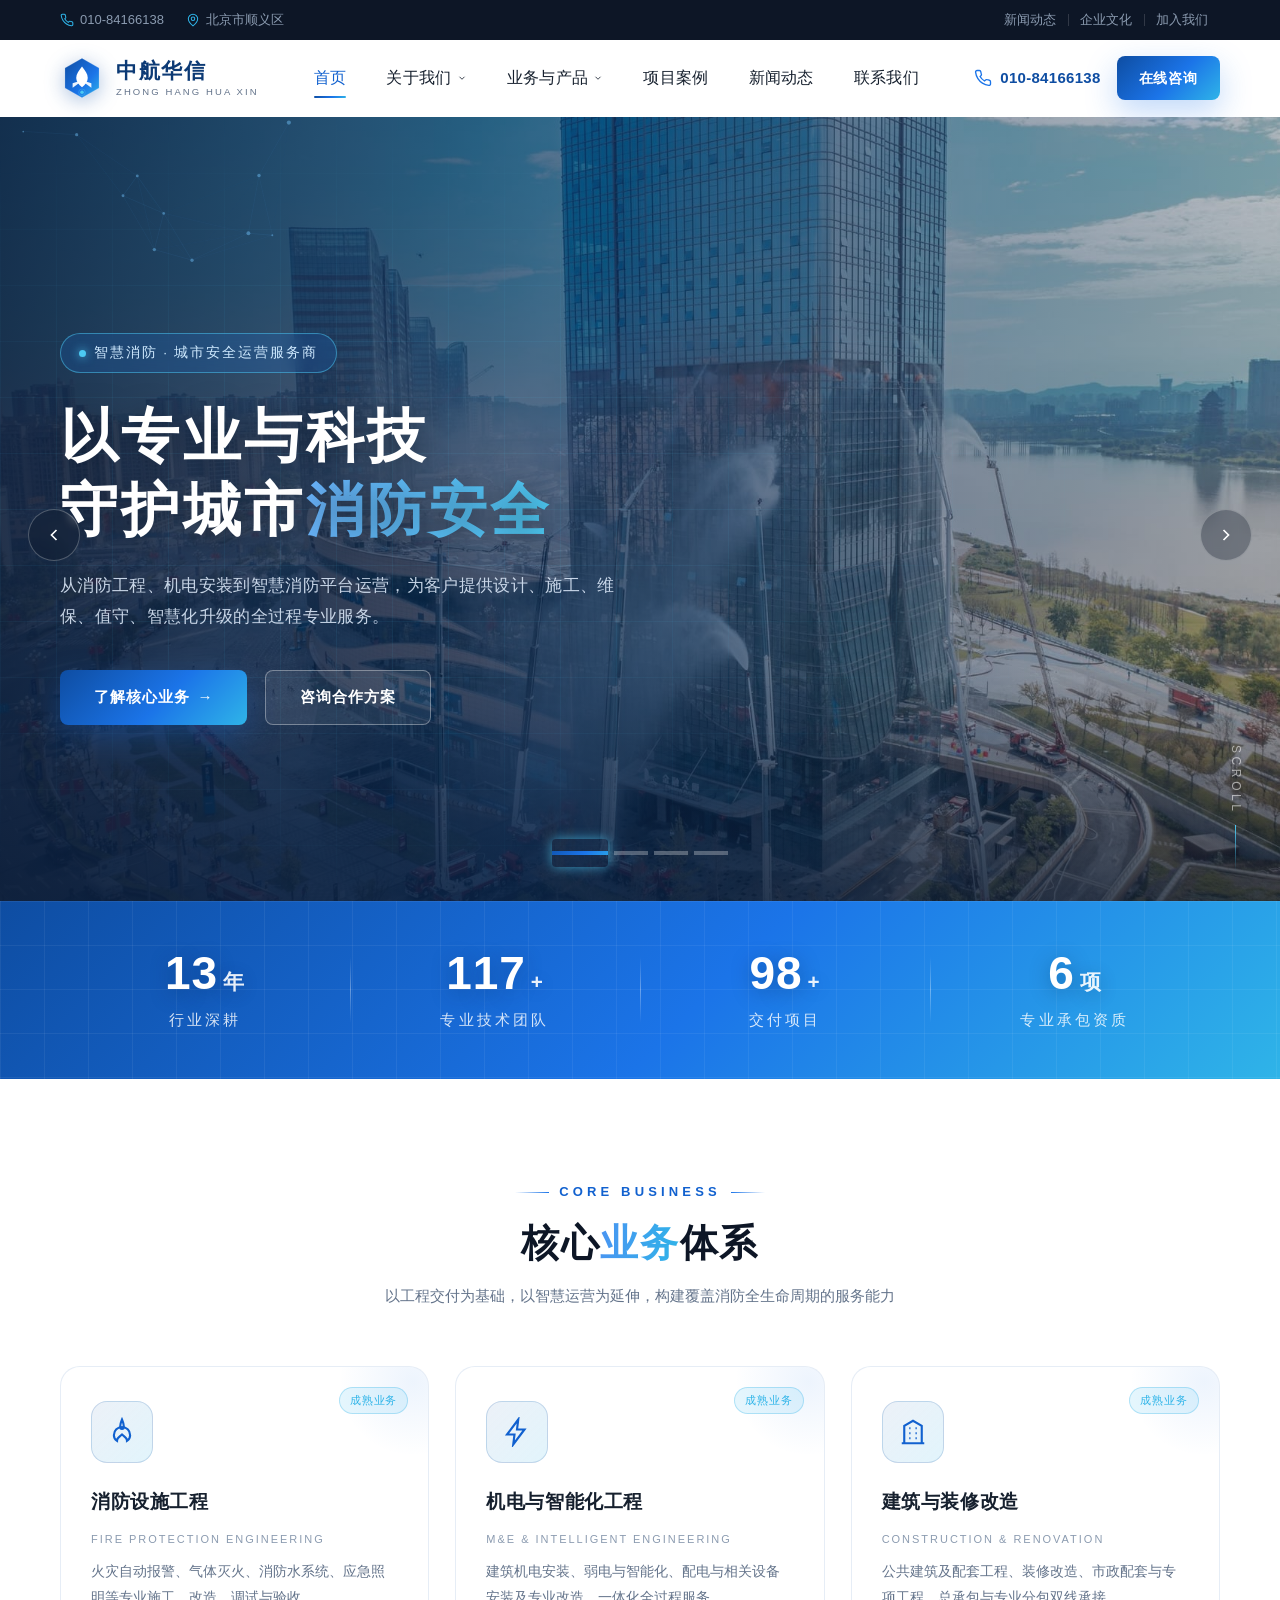
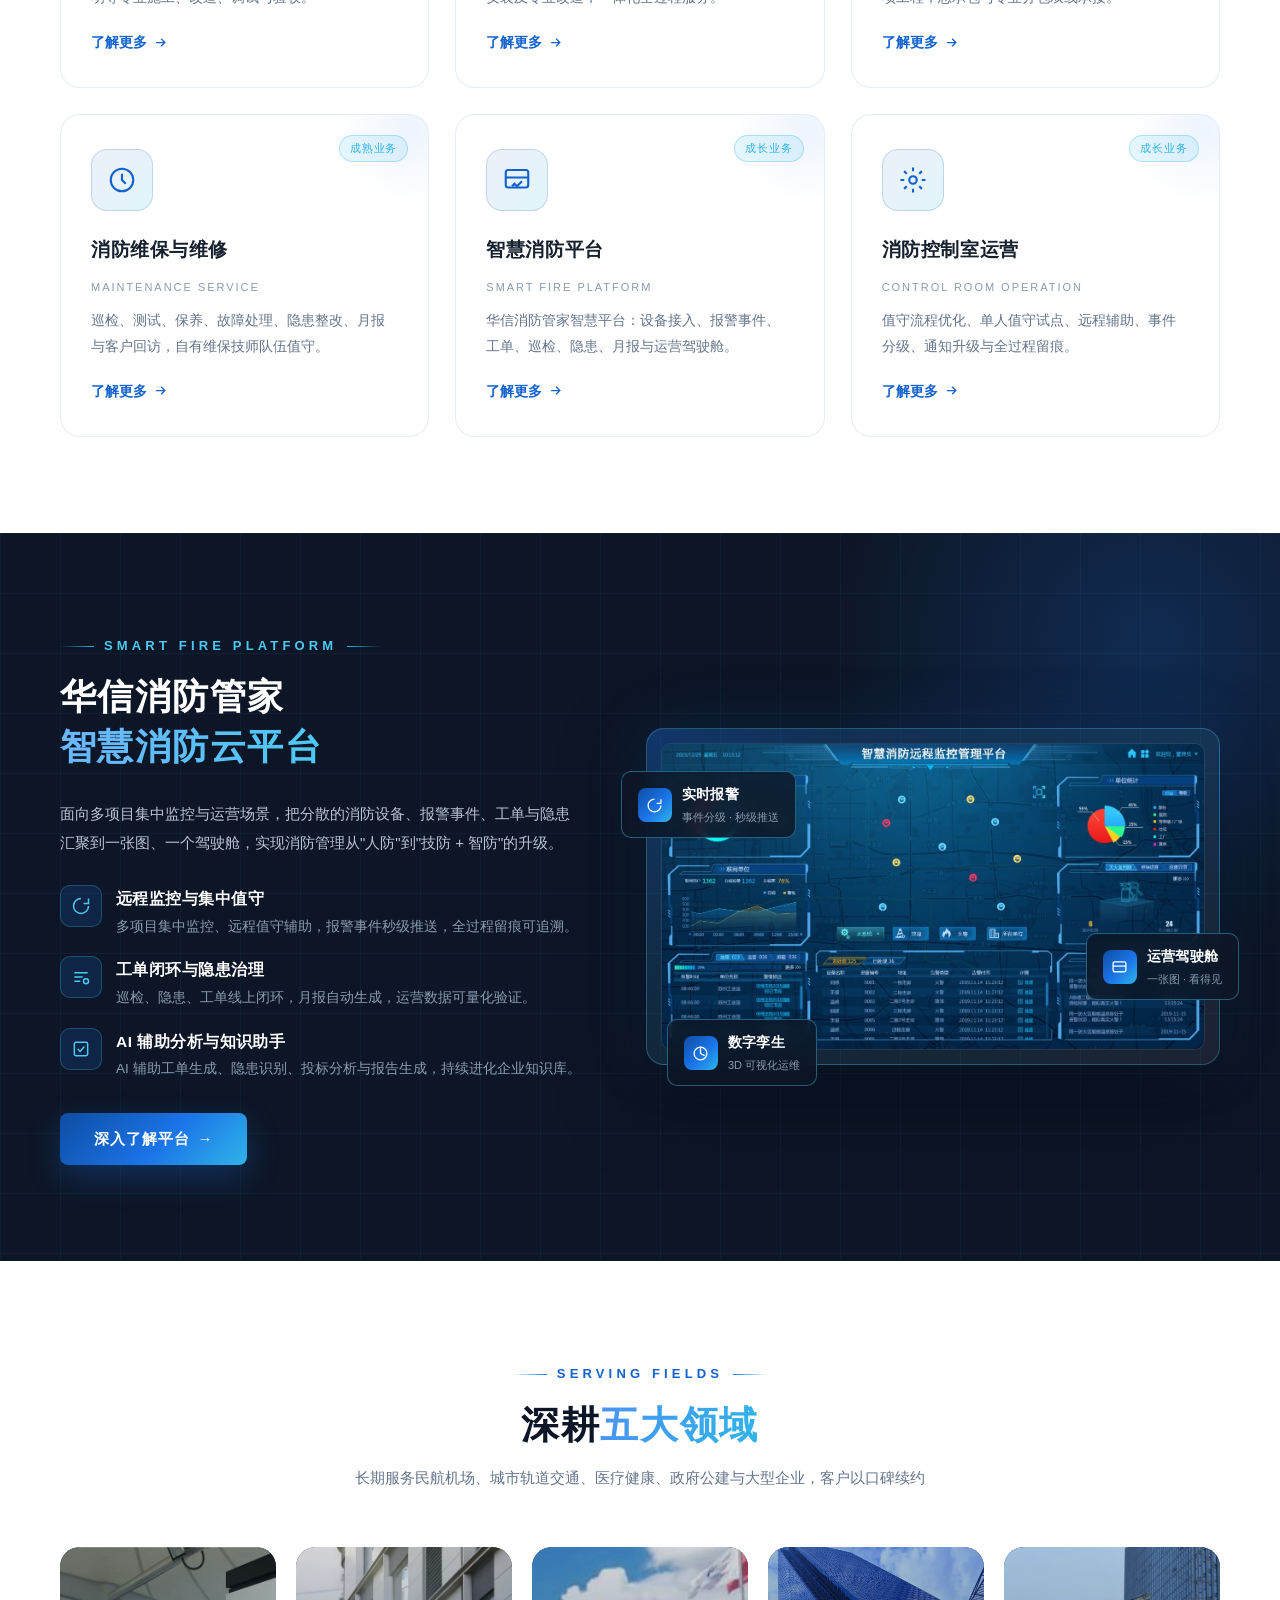
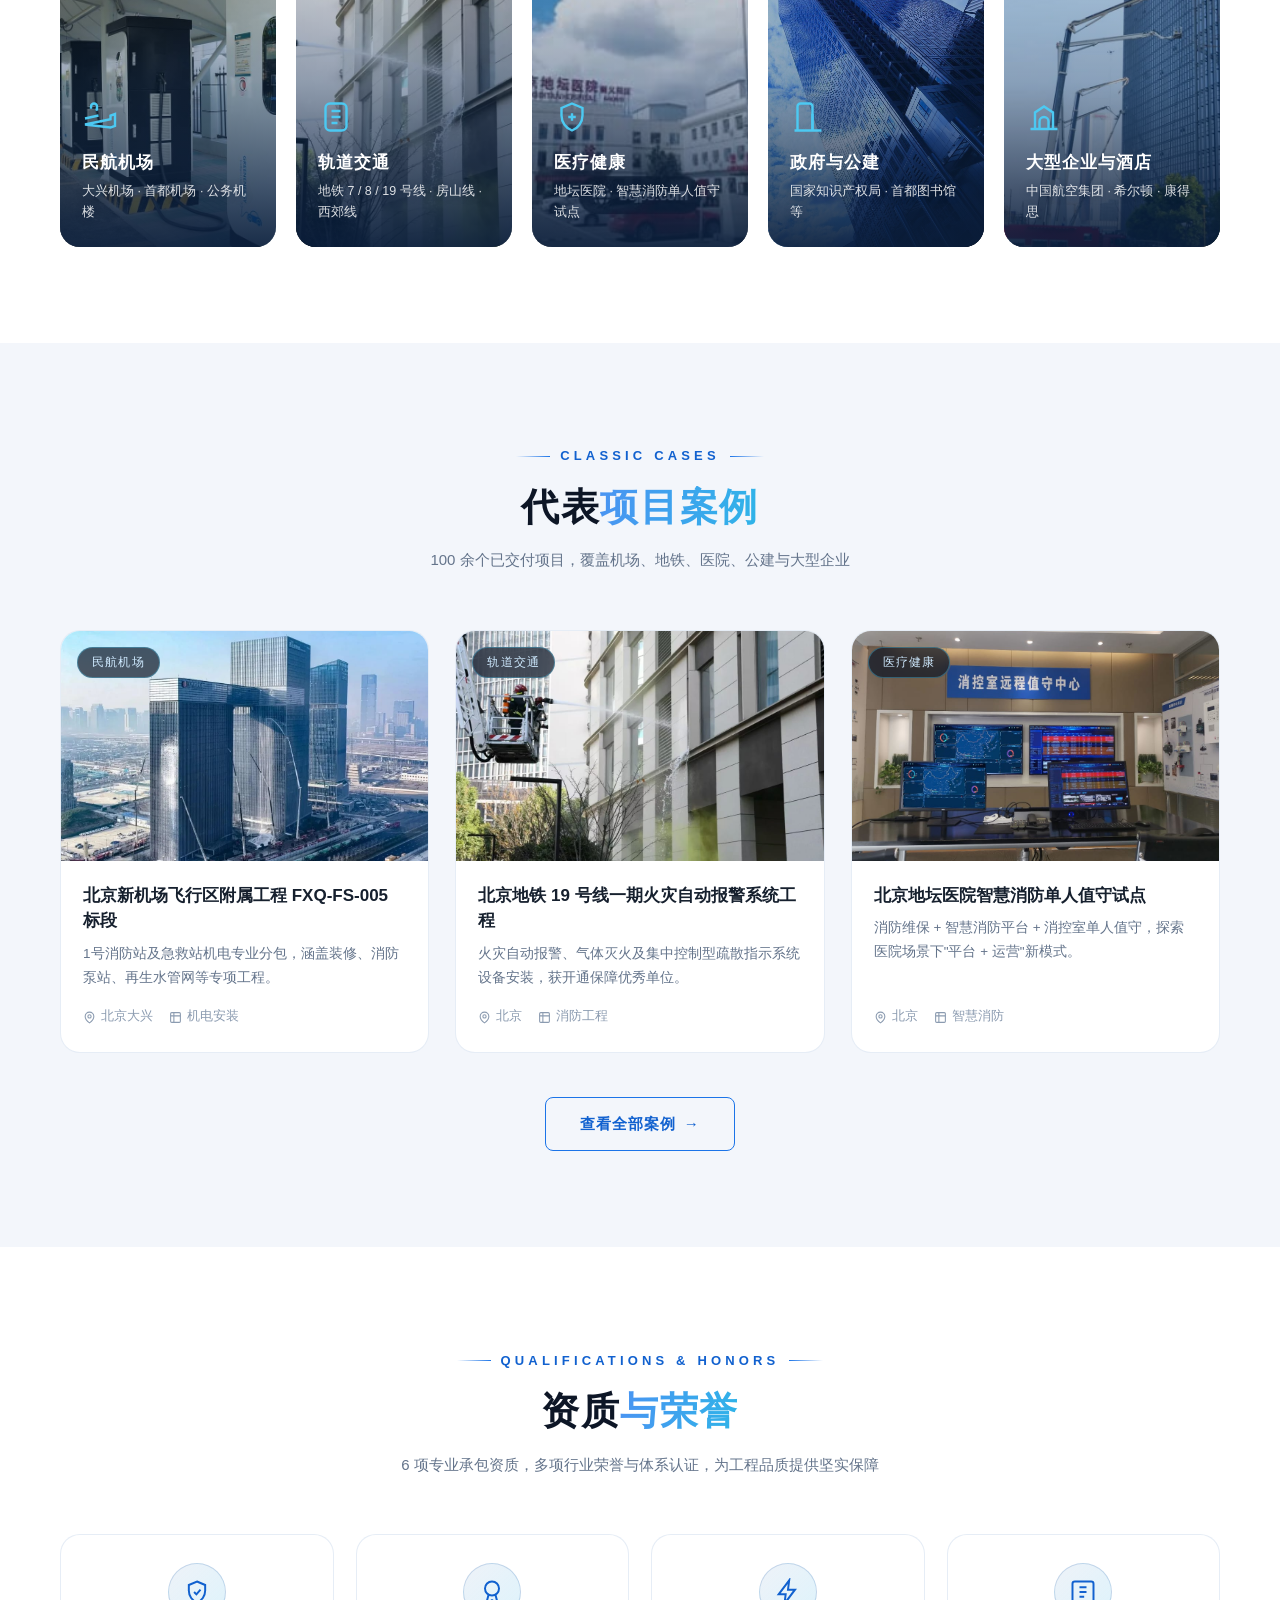
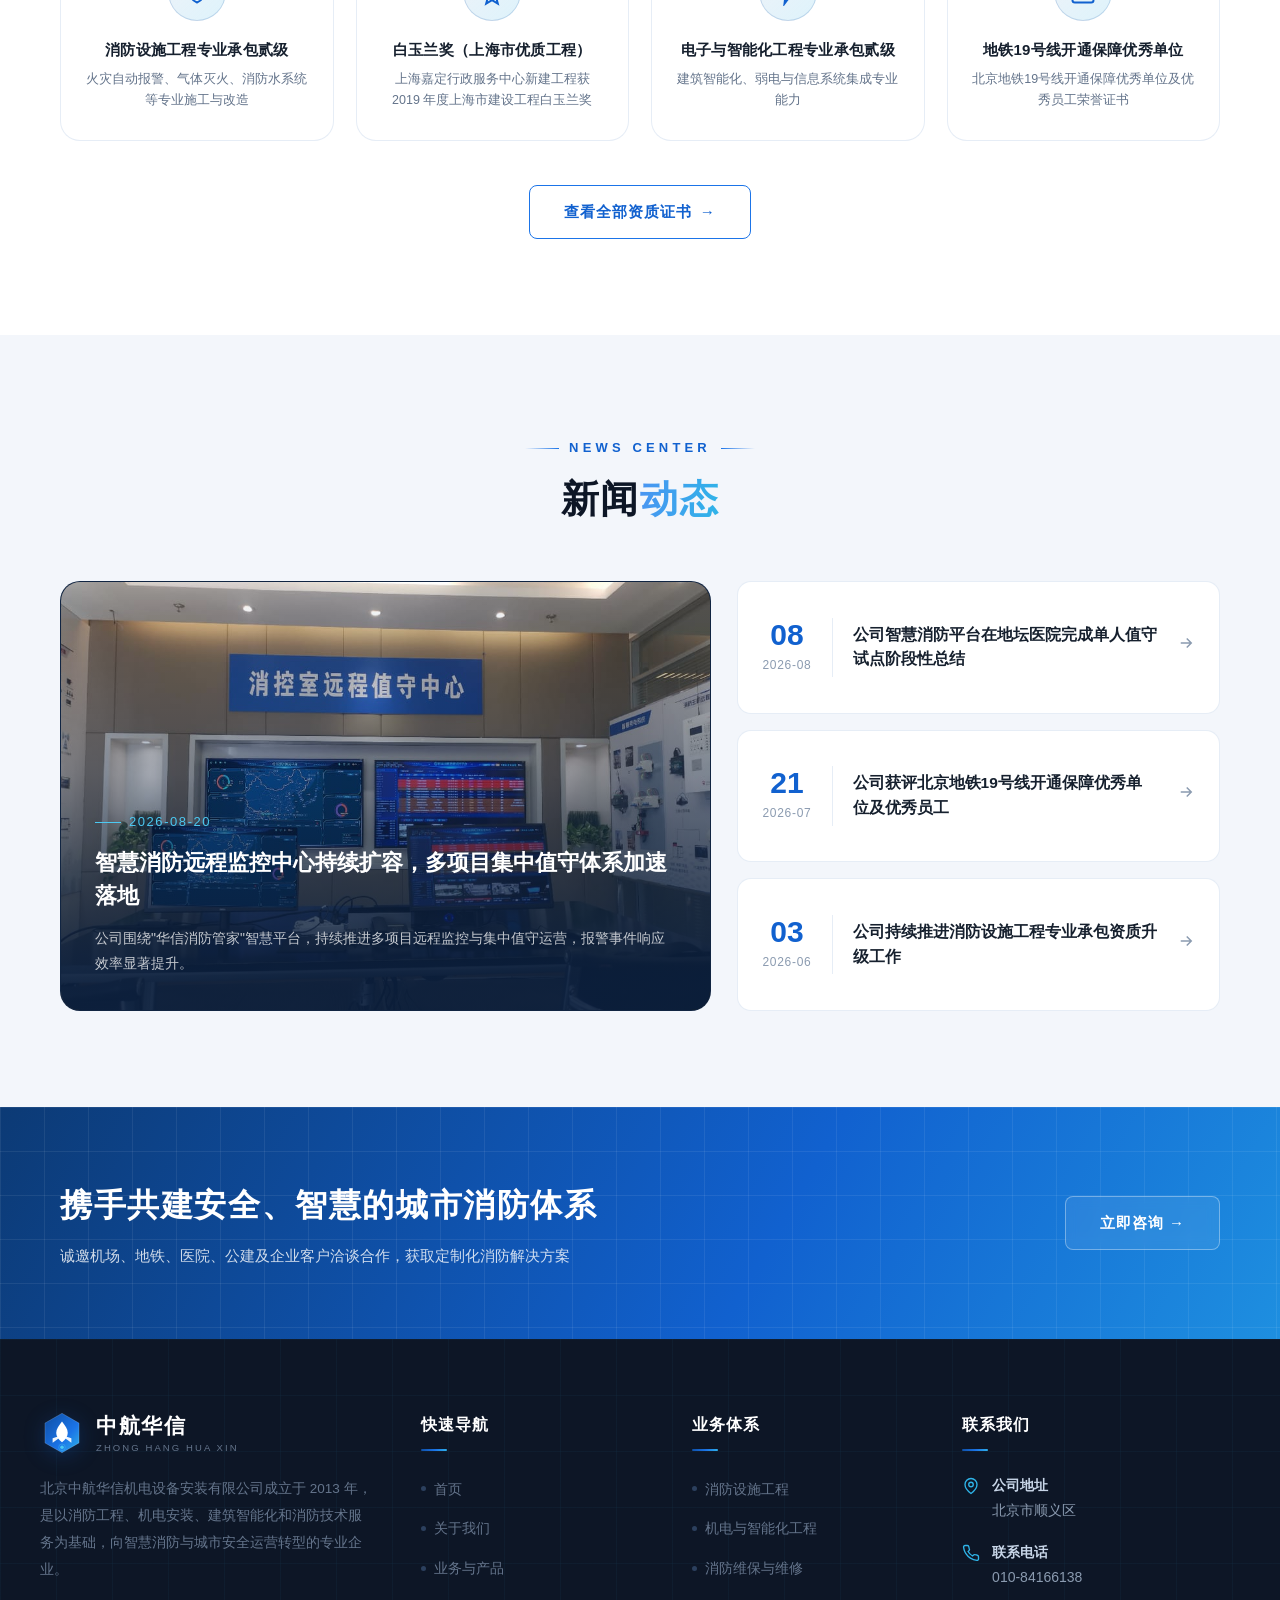
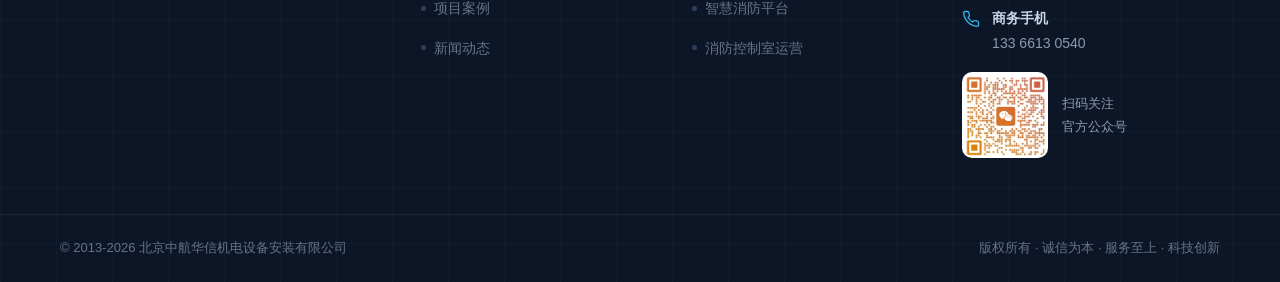
<file: index.html>
<!DOCTYPE html>
<html lang="zh-CN">
<head>
<meta charset="UTF-8">
<meta name="viewport" content="width=device-width, initial-scale=1.0">
<title>北京中航华信机电设备安装有限公司 - 智慧消防 · 城市安全运营服务商</title>
<meta name="description" content="北京中航华信机电设备安装有限公司成立于2013年，专业从事消防工程、机电安装、建筑智能化、消防维保与智慧消防平台建设，长期服务民航机场、城市轨道交通、医院及大型公建，提供设计、施工、维保、运营全过程服务。">
<meta name="keywords" content="中航华信,消防工程,机电安装,智慧消防,消防维保,华信消防管家,城市安全运营">
<link rel="icon" type="image/svg+xml" href="assets/img/favicon.svg">
<link rel="stylesheet" href="assets/css/style.css">
<noscript><style>.reveal{opacity:1;transform:none}</style></noscript>
</head>
<body>

<!-- ============ 顶部条 ============ -->
<div class="topbar">
  <div class="container">
    <div class="tb-left">
      <span><svg viewBox="0 0 24 24" fill="none" stroke-width="1.8"><path d="M22 16.9v3a2 2 0 0 1-2.2 2 19.8 19.8 0 0 1-8.6-3.1 19.5 19.5 0 0 1-6-6A19.8 19.8 0 0 1 2.1 4.2 2 2 0 0 1 4.1 2h3a2 2 0 0 1 2 1.7c.1 1 .4 2 .7 2.9a2 2 0 0 1-.4 2.1L8.1 10a16 16 0 0 0 6 6l1.3-1.3a2 2 0 0 1 2.1-.4c.9.3 1.9.6 2.9.7a2 2 0 0 1 1.6 2z"/></svg> 010-84166138</span>
      <span><svg viewBox="0 0 24 24" fill="none" stroke-width="1.8"><path d="M20 10c0 6-8 12-8 12S4 16 4 10a8 8 0 0 1 16 0z"/><circle cx="12" cy="10" r="3"/></svg> 北京市顺义区</span>
    </div>
    <div class="tb-right">
      <a href="news.html">新闻动态</a>
      <a href="about.html#culture">企业文化</a>
      <a href="contact.html">加入我们</a>
    </div>
  </div>
</div>

<!-- ============ 头部导航 ============ -->
<header class="header">
  <div class="container header-inner">
    <a class="logo" href="index.html">
      <img class="mark" src="assets/img/logo.svg" alt="中航华信">
      <span class="logo-text">
        <span class="zh">中航华信</span>
        <span class="en">ZHONG HANG HUA XIN</span>
      </span>
    </a>
    <ul class="nav">
      <li class="active"><a href="index.html">首页</a></li>
      <li class="has-sub">
        <a href="about.html">关于我们 <svg class="caret" viewBox="0 0 24 24" fill="none" stroke-width="2"><path d="M6 9l6 6 6-6"/></svg></a>
        <div class="dropdown">
          <a href="about.html#intro">公司简介</a>
          <a href="about.html#history">发展历程</a>
          <a href="about.html#team">核心团队</a>
          <a href="about.html#culture">企业文化</a>
          <a href="about.html#honor">资质荣誉</a>
        </div>
      </li>
      <li class="has-sub">
        <a href="business.html">业务与产品 <svg class="caret" viewBox="0 0 24 24" fill="none" stroke-width="2"><path d="M6 9l6 6 6-6"/></svg></a>
        <div class="dropdown">
          <a href="business.html#fire">消防设施工程</a>
          <a href="business.html#me">机电与智能化</a>
          <a href="business.html#deco">建筑与装修改造</a>
          <a href="business.html#maintain">消防维保与维修</a>
          <a href="business.html#platform">智慧消防平台</a>
          <a href="business.html#ops">消防控制室运营</a>
        </div>
      </li>
      <li><a href="cases.html">项目案例</a></li>
      <li><a href="news.html">新闻动态</a></li>
      <li><a href="contact.html">联系我们</a></li>
    </ul>
    <div class="header-cta">
      <a class="tel" href="tel:01084166138">
        <svg viewBox="0 0 24 24" fill="none" stroke-width="1.8"><path d="M22 16.9v3a2 2 0 0 1-2.2 2 19.8 19.8 0 0 1-8.6-3.1 19.5 19.5 0 0 1-6-6A19.8 19.8 0 0 1 2.1 4.2 2 2 0 0 1 4.1 2h3a2 2 0 0 1 2 1.7c.1 1 .4 2 .7 2.9a2 2 0 0 1-.4 2.1L8.1 10a16 16 0 0 0 6 6l1.3-1.3a2 2 0 0 1 2.1-.4c.9.3 1.9.6 2.9.7a2 2 0 0 1 1.6 2z"/></svg>
        010-84166138
      </a>
      <a class="btn btn-primary" href="contact.html">在线咨询</a>
      <button class="hamburger" aria-label="打开菜单"><span></span><span></span><span></span></button>
    </div>
  </div>
</header>

<!-- ============ 首屏 ============ -->
<section class="hero">
  <div class="hero-slides">
    <div class="hero-slide active" style="background-image:url('assets/img/hero1.jpg')">
      <div class="container">
        <div class="hero-inner">
          <span class="hero-tag"><i class="dot"></i> 智慧消防 · 城市安全运营服务商</span>
          <h1>以专业与科技<br>守护城市<em>消防安全</em></h1>
          <p>从消防工程、机电安装到智慧消防平台运营，为客户提供设计、施工、维保、值守、智慧化升级的全过程专业服务。</p>
          <div class="hero-actions">
            <a class="btn btn-primary" href="business.html">了解核心业务 <span class="arrow">→</span></a>
            <a class="btn btn-ghost" href="contact.html">咨询合作方案</a>
          </div>
        </div>
      </div>
    </div>
    <div class="hero-slide" style="background-image:url('assets/img/hero3.jpg')">
      <div class="container">
        <div class="hero-inner">
          <span class="hero-tag"><i class="dot"></i> 华信消防管家智慧平台</span>
          <h1>远程监控 · 数字孪生<br><em>AI 赋能</em>消防运营</h1>
          <p>设备接入、报警事件、工单闭环、隐患分析、运营驾驶舱，让消防管理看得见、管得住、可量化。</p>
          <div class="hero-actions">
            <a class="btn btn-primary" href="business.html#platform">探索智慧平台 <span class="arrow">→</span></a>
            <a class="btn btn-ghost" href="cases.html">查看落地案例</a>
          </div>
        </div>
      </div>
    </div>
    <div class="hero-slide" style="background-image:url('assets/img/hero2.jpg')">
      <div class="container">
        <div class="hero-inner">
          <span class="hero-tag"><i class="dot"></i> 全过程 · 一体化 · 星级服务</span>
          <h1>策划 设计 施工 调试验收<br><em>维保运营</em>一站交付</h1>
          <p>依托自有施工与维保团队、120余名专业技术人员，保证消防工程验收一次性通过，运营期服务不间断。</p>
          <div class="hero-actions">
            <a class="btn btn-primary" href="business.html#process">查看服务流程 <span class="arrow">→</span></a>
            <a class="btn btn-ghost" href="about.html">走进中航华信</a>
          </div>
        </div>
      </div>
    </div>
    <div class="hero-slide" style="background-image:url('assets/img/hero4.jpg')">
      <div class="container">
        <div class="hero-inner">
          <span class="hero-tag"><i class="dot"></i> 服务国家重大工程</span>
          <h1>深耕机场 · 地铁 · 医院 · 公建<br>铸就<em>行业口碑</em></h1>
          <p>北京大兴国际机场、北京地铁7/8/19号线、地坛医院、国家知识产权局……100余个项目见证专业实力。</p>
          <div class="hero-actions">
            <a class="btn btn-primary" href="cases.html">查看项目案例 <span class="arrow">→</span></a>
            <a class="btn btn-ghost" href="about.html#honor">资质与荣誉</a>
          </div>
        </div>
      </div>
    </div>
  </div>
  <div class="hero-grid"></div>
  <canvas class="hero-canvas"></canvas>
  <div class="hero-arrows">
    <button class="prev" aria-label="上一屏"><svg viewBox="0 0 24 24" fill="none" stroke-width="2"><path d="M15 18l-6-6 6-6"/></svg></button>
    <button class="next" aria-label="下一屏"><svg viewBox="0 0 24 24" fill="none" stroke-width="2"><path d="M9 6l6 6-6 6"/></svg></button>
  </div>
  <div class="hero-dots"></div>
  <div class="scroll-hint">SCROLL</div>
</section>

<!-- ============ 数据统计 ============ -->
<section class="stats">
  <div class="container">
    <div class="stat-item reveal">
      <div class="num"><span data-count="13">13</span><span class="unit">年</span></div>
      <div class="label">行业深耕</div>
    </div>
    <div class="stat-item reveal" data-delay="1">
      <div class="num"><span data-count="120">120</span><span class="unit">+</span></div>
      <div class="label">专业技术团队</div>
    </div>
    <div class="stat-item reveal" data-delay="2">
      <div class="num"><span data-count="100">100</span><span class="unit">+</span></div>
      <div class="label">交付项目</div>
    </div>
    <div class="stat-item reveal" data-delay="3">
      <div class="num"><span data-count="6">6</span><span class="unit">项</span></div>
      <div class="label">专业承包资质</div>
    </div>
  </div>
</section>

<!-- ============ 核心业务 ============ -->
<section class="sec">
  <div class="container">
    <div class="sec-head reveal">
      <span class="kicker">Core Business</span>
      <h2>核心<em>业务</em>体系</h2>
      <p class="sub">以工程交付为基础，以智慧运营为延伸，构建覆盖消防全生命周期的服务能力</p>
    </div>
    <div class="grid-3">
      <a class="biz-card reveal" href="business.html#fire">
        <span class="tag grow">成熟业务</span>
        <div class="biz-icon"><svg viewBox="0 0 24 24"><path d="M12 2s1.5 3.5 1.5 6a1.5 1.5 0 0 1-3 0C10.5 5.5 12 2 12 2z"/><path d="M12 8c-3.5 0-6.5 2.6-6.5 6.5 0 2 1 3.6 2.5 4.5 0-2.6 2.4-3.5 4-5 1.6 1.5 4 2.4 4 5 1.5-.9 2.5-2.5 2.5-4.5C18.5 10.6 15.5 8 12 8z"/></svg></div>
        <h3>消防设施工程</h3>
        <span class="biz-en">Fire Protection Engineering</span>
        <p>火灾自动报警、气体灭火、消防水系统、应急照明等专业施工、改造、调试与验收。</p>
        <span class="more">了解更多 <svg viewBox="0 0 24 24" fill="none" stroke-width="2"><path d="M5 12h14M13 6l6 6-6 6"/></svg></span>
      </a>
      <a class="biz-card reveal" data-delay="1" href="business.html#me">
        <span class="tag grow">成熟业务</span>
        <div class="biz-icon"><svg viewBox="0 0 24 24"><path d="M13 2L4 14h6l-1 8 9-12h-6l1-8z"/></svg></div>
        <h3>机电与智能化工程</h3>
        <span class="biz-en">M&amp;E &amp; Intelligent Engineering</span>
        <p>建筑机电安装、弱电与智能化、配电与相关设备安装及专业改造，一体化全过程服务。</p>
        <span class="more">了解更多 <svg viewBox="0 0 24 24" fill="none" stroke-width="2"><path d="M5 12h14M13 6l6 6-6 6"/></svg></span>
      </a>
      <a class="biz-card reveal" data-delay="2" href="business.html#deco">
        <span class="tag grow">成熟业务</span>
        <div class="biz-icon"><svg viewBox="0 0 24 24"><path d="M3 21h18"/><path d="M5 21V7l7-4 7 4v14"/><path d="M9 9h1M14 9h1M9 13h1M14 13h1M9 17h1M14 17h1"/></svg></div>
        <h3>建筑与装修改造</h3>
        <span class="biz-en">Construction &amp; Renovation</span>
        <p>公共建筑及配套工程、装修改造、市政配套与专项工程，总承包与专业分包双线承接。</p>
        <span class="more">了解更多 <svg viewBox="0 0 24 24" fill="none" stroke-width="2"><path d="M5 12h14M13 6l6 6-6 6"/></svg></span>
      </a>
      <a class="biz-card reveal" href="business.html#maintain">
        <span class="tag grow">成熟业务</span>
        <div class="biz-icon"><svg viewBox="0 0 24 24"><circle cx="12" cy="12" r="9"/><path d="M12 7v5l3 3"/></svg></div>
        <h3>消防维保与维修</h3>
        <span class="biz-en">Maintenance Service</span>
        <p>巡检、测试、保养、故障处理、隐患整改、月报与客户回访，自有维保技师队伍值守。</p>
        <span class="more">了解更多 <svg viewBox="0 0 24 24" fill="none" stroke-width="2"><path d="M5 12h14M13 6l6 6-6 6"/></svg></span>
      </a>
      <a class="biz-card reveal" data-delay="1" href="business.html#platform">
        <span class="tag grow">成长业务</span>
        <div class="biz-icon"><svg viewBox="0 0 24 24"><rect x="3" y="4" width="18" height="14" rx="2"/><path d="M3 10h18M8 7h.01M12 7h.01"/><path d="M8 17l2-2 2 2 4-4"/></svg></div>
        <h3>智慧消防平台</h3>
        <span class="biz-en">Smart Fire Platform</span>
        <p>华信消防管家智慧平台：设备接入、报警事件、工单、巡检、隐患、月报与运营驾驶舱。</p>
        <span class="more">了解更多 <svg viewBox="0 0 24 24" fill="none" stroke-width="2"><path d="M5 12h14M13 6l6 6-6 6"/></svg></span>
      </a>
      <a class="biz-card reveal" data-delay="2" href="business.html#ops">
        <span class="tag grow">成长业务</span>
        <div class="biz-icon"><svg viewBox="0 0 24 24"><circle cx="12" cy="12" r="3"/><path d="M12 2v3M12 19v3M2 12h3M19 12h3M4.9 4.9l2.1 2.1M17 17l2.1 2.1M19.1 4.9L17 7M7 17l-2.1 2.1"/></svg></div>
        <h3>消防控制室运营</h3>
        <span class="biz-en">Control Room Operation</span>
        <p>值守流程优化、单人值守试点、远程辅助、事件分级、通知升级与全过程留痕。</p>
        <span class="more">了解更多 <svg viewBox="0 0 24 24" fill="none" stroke-width="2"><path d="M5 12h14M13 6l6 6-6 6"/></svg></span>
      </a>
    </div>
  </div>
</section>

<!-- ============ 智慧消防平台 ============ -->
<section class="sec dark-sec on-dark">
  <div class="container">
    <div class="platform-wrap">
      <div class="platform-text reveal">
        <div class="sec-head left" style="margin-bottom:28px">
          <span class="kicker">Smart Fire Platform</span>
          <h2>华信消防管家<br><em>智慧消防云平台</em></h2>
        </div>
        <p>面向多项目集中监控与运营场景，把分散的消防设备、报警事件、工单与隐患汇聚到一张图、一个驾驶舱，实现消防管理从"人防"到"技防 + 智防"的升级。</p>
        <div class="pt-feature">
          <div class="pf-icon"><svg viewBox="0 0 24 24"><path d="M21 12a9 9 0 1 1-9-9"/><path d="M21 3v6h-6"/></svg></div>
          <div><h4>远程监控与集中值守</h4><p>多项目集中监控、远程值守辅助，报警事件秒级推送，全过程留痕可追溯。</p></div>
        </div>
        <div class="pt-feature">
          <div class="pf-icon"><svg viewBox="0 0 24 24"><path d="M4 7h16M4 12h10M4 17h7"/><circle cx="18" cy="17" r="3"/></svg></div>
          <div><h4>工单闭环与隐患治理</h4><p>巡检、隐患、工单线上闭环，月报自动生成，运营数据可量化验证。</p></div>
        </div>
        <div class="pt-feature">
          <div class="pf-icon"><svg viewBox="0 0 24 24"><rect x="4" y="4" width="16" height="16" rx="2"/><path d="M8 12l3 3 5-6"/></svg></div>
          <div><h4>AI 辅助分析与知识助手</h4><p>AI 辅助工单生成、隐患识别、投标分析与报告生成，持续进化企业知识库。</p></div>
        </div>
        <a class="btn btn-primary" href="business.html#platform" style="margin-top:14px">深入了解平台 <span class="arrow">→</span></a>
      </div>
      <div class="reveal" data-delay="1">
        <div class="dashboard-frame">
          <div class="df-img"><img src="assets/img/platform_map.jpg" alt="华信智慧消防远程监控管理平台"></div>
          <div class="df-badge b1">
            <span class="dfb-ico"><svg viewBox="0 0 24 24"><path d="M21 12a9 9 0 1 1-9-9"/><path d="M21 3v6h-6"/></svg></span>
            <span><b>实时报警</b><span>事件分级 · 秒级推送</span></span>
          </div>
          <div class="df-badge b2">
            <span class="dfb-ico"><svg viewBox="0 0 24 24"><rect x="3" y="4" width="18" height="14" rx="2"/><path d="M3 10h18"/></svg></span>
            <span><b>运营驾驶舱</b><span>一张图 · 看得见</span></span>
          </div>
          <div class="df-badge b3">
            <span class="dfb-ico"><svg viewBox="0 0 24 24"><circle cx="12" cy="12" r="9"/><path d="M12 3v9l6 3"/></svg></span>
            <span><b>数字孪生</b><span>3D 可视化运维</span></span>
          </div>
        </div>
      </div>
    </div>
  </div>
</section>

<!-- ============ 服务领域 ============ -->
<section class="sec">
  <div class="container">
    <div class="sec-head reveal">
      <span class="kicker">Serving Fields</span>
      <h2>深耕<em>五大领域</em></h2>
      <p class="sub">长期服务民航机场、城市轨道交通、医疗健康、政府公建与大型企业，客户以口碑续约</p>
    </div>
    <div class="fields">
      <div class="field-item reveal">
        <div class="fi-bg" style="background-image:url('assets/img/case_charger.jpg')"></div>
        <div class="fi-content">
          <div class="fi-ico"><svg viewBox="0 0 24 24"><path d="M2 17l17-3.5V11l3-1v8l-3 1z"/><path d="M2 13l9-2M6 6.5V5a2 2 0 0 1 4 0v2l-1 .3"/></svg></div>
          <h4>民航机场</h4>
          <p>大兴机场 · 首都机场 · 公务机楼</p>
        </div>
      </div>
      <div class="field-item reveal" data-delay="1">
        <div class="fi-bg" style="background-image:url('assets/img/case_water.jpg')"></div>
        <div class="fi-content">
          <div class="fi-ico"><svg viewBox="0 0 24 24"><rect x="5" y="3" width="14" height="18" rx="3"/><path d="M9 8h6M9 12h6M9 16h4"/><circle cx="12" cy="21" r="0"/></svg></div>
          <h4>轨道交通</h4>
          <p>地铁 7 / 8 / 19 号线 · 房山线 · 西郊线</p>
        </div>
      </div>
      <div class="field-item reveal" data-delay="2">
        <div class="fi-bg" style="background-image:url('assets/img/case_hospital.jpg')"></div>
        <div class="fi-content">
          <div class="fi-ico"><svg viewBox="0 0 24 24"><path d="M12 3l7 3v5c0 4.5-3 8.5-7 10-4-1.5-7-5.5-7-10V6l7-3z"/><path d="M9.5 12h5M12 9.5v5"/></svg></div>
          <h4>医疗健康</h4>
          <p>地坛医院 · 智慧消防单人值守试点</p>
        </div>
      </div>
      <div class="field-item reveal" data-delay="3">
        <div class="fi-bg" style="background-image:url('assets/img/case_tower.jpg')"></div>
        <div class="fi-content">
          <div class="fi-ico"><svg viewBox="0 0 24 24"><path d="M3 21h18M5 21V5a2 2 0 0 1 2-2h6a2 2 0 0 1 2 2v16"/><path d="M9 7h.01M9 11h.01M9 15h.01M15 21V10"/></svg></div>
          <h4>政府与公建</h4>
          <p>国家知识产权局 · 首都图书馆等</p>
        </div>
      </div>
      <div class="field-item reveal" data-delay="4">
        <div class="fi-bg" style="background-image:url('assets/img/case_fire.jpg')"></div>
        <div class="fi-content">
          <div class="fi-ico"><svg viewBox="0 0 24 24"><path d="M3 20h18M6 20V9l6-4 6 4v11"/><path d="M9 20v-5a3 3 0 0 1 6 0v5"/></svg></div>
          <h4>大型企业与酒店</h4>
          <p>中国航空集团 · 希尔顿 · 康得思</p>
        </div>
      </div>
    </div>
  </div>
</section>

<!-- ============ 项目案例 ============ -->
<section class="sec honor-strip" style="background:var(--slate-100)">
  <div class="container">
    <div class="sec-head reveal">
      <span class="kicker">Classic Cases</span>
      <h2>代表<em>项目案例</em></h2>
      <p class="sub">100 余个已交付项目，覆盖机场、地铁、医院、公建与大型企业</p>
    </div>
    <div class="grid-3">
      <a class="case-card reveal" href="cases.html">
        <div class="cc-media"><span class="cc-cat">民航机场</span><img src="assets/img/hero4.jpg" alt="北京新机场飞行区附属工程"></div>
        <div class="cc-body">
          <h3>北京新机场飞行区附属工程 FXQ-FS-005 标段</h3>
          <p>1号消防站及急救站机电专业分包，涵盖装修、消防泵站、再生水管网等专项工程。</p>
          <div class="cc-meta"><span><svg viewBox="0 0 24 24" fill="none" stroke-width="2"><path d="M20 10c0 6-8 12-8 12S4 16 4 10a8 8 0 0 1 16 0z"/><circle cx="12" cy="10" r="3"/></svg>北京大兴</span><span><svg viewBox="0 0 24 24" fill="none" stroke-width="2"><rect x="3" y="3" width="18" height="18" rx="2"/><path d="M3 9h18M9 3v18"/></svg>机电安装</span></div>
        </div>
      </a>
      <a class="case-card reveal" data-delay="1" href="cases.html">
        <div class="cc-media"><span class="cc-cat">轨道交通</span><img src="assets/img/case_water.jpg" alt="北京地铁19号线"></div>
        <div class="cc-body">
          <h3>北京地铁 19 号线一期火灾自动报警系统工程</h3>
          <p>火灾自动报警、气体灭火及集中控制型疏散指示系统设备安装，获开通保障优秀单位。</p>
          <div class="cc-meta"><span><svg viewBox="0 0 24 24" fill="none" stroke-width="2"><path d="M20 10c0 6-8 12-8 12S4 16 4 10a8 8 0 0 1 16 0z"/><circle cx="12" cy="10" r="3"/></svg>北京</span><span><svg viewBox="0 0 24 24" fill="none" stroke-width="2"><rect x="3" y="3" width="18" height="18" rx="2"/><path d="M3 9h18M9 3v18"/></svg>消防工程</span></div>
        </div>
      </a>
      <a class="case-card reveal" data-delay="2" href="cases.html">
        <div class="cc-media"><span class="cc-cat">医疗健康</span><img src="assets/img/case_center.jpg" alt="地坛医院智慧消防"></div>
        <div class="cc-body">
          <h3>北京地坛医院智慧消防单人值守试点</h3>
          <p>消防维保 + 智慧消防平台 + 消控室单人值守，探索医院场景下"平台 + 运营"新模式。</p>
          <div class="cc-meta"><span><svg viewBox="0 0 24 24" fill="none" stroke-width="2"><path d="M20 10c0 6-8 12-8 12S4 16 4 10a8 8 0 0 1 16 0z"/><circle cx="12" cy="10" r="3"/></svg>北京</span><span><svg viewBox="0 0 24 24" fill="none" stroke-width="2"><rect x="3" y="3" width="18" height="18" rx="2"/><path d="M3 9h18M9 3v18"/></svg>智慧消防</span></div>
        </div>
      </a>
    </div>
    <div style="text-align:center;margin-top:44px" class="reveal">
      <a class="btn btn-line" href="cases.html">查看全部案例 <span class="arrow">→</span></a>
    </div>
  </div>
</section>

<!-- ============ 资质荣誉 ============ -->
<section class="sec">
  <div class="container">
    <div class="sec-head reveal">
      <span class="kicker">Qualifications &amp; Honors</span>
      <h2>资质<em>与荣誉</em></h2>
      <p class="sub">6 项专业承包资质，多项行业荣誉与体系认证，为工程品质提供坚实保障</p>
    </div>
    <div class="honor-grid">
      <div class="honor-card reveal">
        <div class="hc-ico"><svg viewBox="0 0 24 24"><path d="M12 3l7 3v5c0 4.5-3 8.5-7 10-4-1.5-7-5.5-7-10V6l7-3z"/><path d="M9.5 12l2 2 3.5-4"/></svg></div>
        <h4>消防设施工程专业承包贰级</h4>
        <p>火灾自动报警、气体灭火、消防水系统等专业施工与改造</p>
      </div>
      <div class="honor-card reveal" data-delay="1">
        <div class="hc-ico"><svg viewBox="0 0 24 24"><circle cx="12" cy="9" r="6"/><path d="M9 14.5L7 22l5-3 5 3-2-7.5"/></svg></div>
        <h4>白玉兰奖（上海市优质工程）</h4>
        <p>上海嘉定行政服务中心新建工程获 2019 年度上海市建设工程白玉兰奖</p>
      </div>
      <div class="honor-card reveal" data-delay="2">
        <div class="hc-ico"><svg viewBox="0 0 24 24"><path d="M13 2L4 14h6l-1 8 9-12h-6l1-8z"/></svg></div>
        <h4>电子与智能化工程专业承包贰级</h4>
        <p>建筑智能化、弱电与信息系统集成专业能力</p>
      </div>
      <div class="honor-card reveal" data-delay="3">
        <div class="hc-ico"><svg viewBox="0 0 24 24"><rect x="3" y="3" width="18" height="18" rx="2"/><path d="M9 8h6M9 12h6M9 16h4"/></svg></div>
        <h4>地铁19号线开通保障优秀单位</h4>
        <p>北京地铁19号线开通保障优秀单位及优秀员工荣誉证书</p>
      </div>
    </div>
    <div style="text-align:center;margin-top:44px" class="reveal">
      <a class="btn btn-line" href="about.html#honor">查看全部资质证书 <span class="arrow">→</span></a>
    </div>
  </div>
</section>

<!-- ============ 新闻动态 ============ -->
<section class="sec" style="background:var(--slate-100)">
  <div class="container">
    <div class="sec-head reveal">
      <span class="kicker">News Center</span>
      <h2>新闻<em>动态</em></h2>
    </div>
    <div class="news-grid">
      <a class="news-main reveal" href="news.html">
        <div class="nm-bg" style="background-image:url('assets/img/case_center.jpg')"></div>
        <div class="nm-body">
          <span class="date">2026-08-20</span>
          <h3>智慧消防远程监控中心持续扩容，多项目集中值守体系加速落地</h3>
          <p>公司围绕"华信消防管家"智慧平台，持续推进多项目远程监控与集中值守运营，报警事件响应效率显著提升。</p>
        </div>
      </a>
      <div class="news-list">
        <a class="news-item reveal" href="news.html">
          <div class="ni-date"><b>08</b><span>2026-08</span></div>
          <h4>公司智慧消防平台在地坛医院完成单人值守试点阶段性总结</h4>
          <span class="ni-arrow"><svg viewBox="0 0 24 24" fill="none" stroke-width="2"><path d="M5 12h14M13 6l6 6-6 6"/></svg></span>
        </a>
        <a class="news-item reveal" data-delay="1" href="news.html">
          <div class="ni-date"><b>21</b><span>2026-07</span></div>
          <h4>公司获评北京地铁19号线开通保障优秀单位及优秀员工</h4>
          <span class="ni-arrow"><svg viewBox="0 0 24 24" fill="none" stroke-width="2"><path d="M5 12h14M13 6l6 6-6 6"/></svg></span>
        </a>
        <a class="news-item reveal" data-delay="2" href="news.html">
          <div class="ni-date"><b>03</b><span>2026-06</span></div>
          <h4>公司持续推进消防设施工程专业承包资质升级工作</h4>
          <span class="ni-arrow"><svg viewBox="0 0 24 24" fill="none" stroke-width="2"><path d="M5 12h14M13 6l6 6-6 6"/></svg></span>
        </a>
      </div>
    </div>
  </div>
</section>

<!-- ============ CTA ============ -->
<section class="cta-band">
  <div class="container">
    <div class="reveal">
      <h2>携手共建安全、智慧的城市消防体系</h2>
      <p>诚邀机场、地铁、医院、公建及企业客户洽谈合作，获取定制化消防解决方案</p>
    </div>
    <a class="btn btn-ghost reveal" data-delay="1" href="contact.html">立即咨询 →</a>
  </div>
</section>

<!-- ============ 页脚 ============ -->
<footer class="footer">
  <div class="container footer-main">
    <div class="f-about">
      <a class="logo" href="index.html">
        <img class="mark" src="assets/img/logo.svg" alt="中航华信">
        <span class="logo-text">
          <span class="zh">中航华信</span>
          <span class="en">ZHONG HANG HUA XIN</span>
        </span>
      </a>
      <p>北京中航华信机电设备安装有限公司成立于 2013 年，是以消防工程、机电安装、建筑智能化和消防技术服务为基础，向智慧消防与城市安全运营转型的专业企业。</p>
    </div>
    <div>
      <h4>快速导航</h4>
      <ul class="f-links">
        <li><a href="index.html">首页</a></li>
        <li><a href="about.html">关于我们</a></li>
        <li><a href="business.html">业务与产品</a></li>
        <li><a href="cases.html">项目案例</a></li>
        <li><a href="news.html">新闻动态</a></li>
      </ul>
    </div>
    <div>
      <h4>业务体系</h4>
      <ul class="f-links">
        <li><a href="business.html#fire">消防设施工程</a></li>
        <li><a href="business.html#me">机电与智能化工程</a></li>
        <li><a href="business.html#maintain">消防维保与维修</a></li>
        <li><a href="business.html#platform">智慧消防平台</a></li>
        <li><a href="business.html#ops">消防控制室运营</a></li>
      </ul>
    </div>
    <div>
      <h4>联系我们</h4>
      <ul class="f-contact">
        <li><svg viewBox="0 0 24 24" fill="none" stroke-width="1.8"><path d="M20 10c0 6-8 12-8 12S4 16 4 10a8 8 0 0 1 16 0z"/><circle cx="12" cy="10" r="3"/></svg><span><b>公司地址</b>北京市顺义区</span></li>
        <li><svg viewBox="0 0 24 24" fill="none" stroke-width="1.8"><path d="M22 16.9v3a2 2 0 0 1-2.2 2 19.8 19.8 0 0 1-8.6-3.1 19.5 19.5 0 0 1-6-6A19.8 19.8 0 0 1 2.1 4.2 2 2 0 0 1 4.1 2h3a2 2 0 0 1 2 1.7c.1 1 .4 2 .7 2.9a2 2 0 0 1-.4 2.1L8.1 10a16 16 0 0 0 6 6l1.3-1.3a2 2 0 0 1 2.1-.4c.9.3 1.9.6 2.9.7a2 2 0 0 1 1.6 2z"/></svg><span><b>联系电话</b>010-84166138</span></li>
        <li><svg viewBox="0 0 24 24" fill="none" stroke-width="1.8"><path d="M22 16.9v3a2 2 0 0 1-2.2 2 19.8 19.8 0 0 1-8.6-3.1 19.5 19.5 0 0 1-6-6A19.8 19.8 0 0 1 2.1 4.2 2 2 0 0 1 4.1 2h3a2 2 0 0 1 2 1.7c.1 1 .4 2 .7 2.9a2 2 0 0 1-.4 2.1L8.1 10a16 16 0 0 0 6 6l1.3-1.3a2 2 0 0 1 2.1-.4c.9.3 1.9.6 2.9.7a2 2 0 0 1 1.6 2z"/></svg><span><b>商务手机</b>133 6613 0540</span></li>
      </ul>
      <div style="display:flex;gap:14px;align-items:center;margin-top:10px">
        <img class="f-qr" src="assets/img/qr_wechat.jpg" alt="微信公众号">
        <span style="font-size:13px;color:var(--slate-400);line-height:1.8">扫码关注<br>官方公众号</span>
      </div>
    </div>
  </div>
  <div class="footer-bar">
    <div class="container">
      <span>© 2013-<span class="year-now">2026</span> 北京中航华信机电设备安装有限公司</span>
      <span>版权所有 · 诚信为本 · 服务至上 · 科技创新</span>
    </div>
  </div>
</footer>

<button class="back-top" aria-label="回到顶部"><svg viewBox="0 0 24 24" fill="none" stroke-width="2"><path d="M12 19V5M5 12l7-7 7 7"/></svg></button>

<script src="assets/js/main.js"></script>
</body>
</html>
</file>
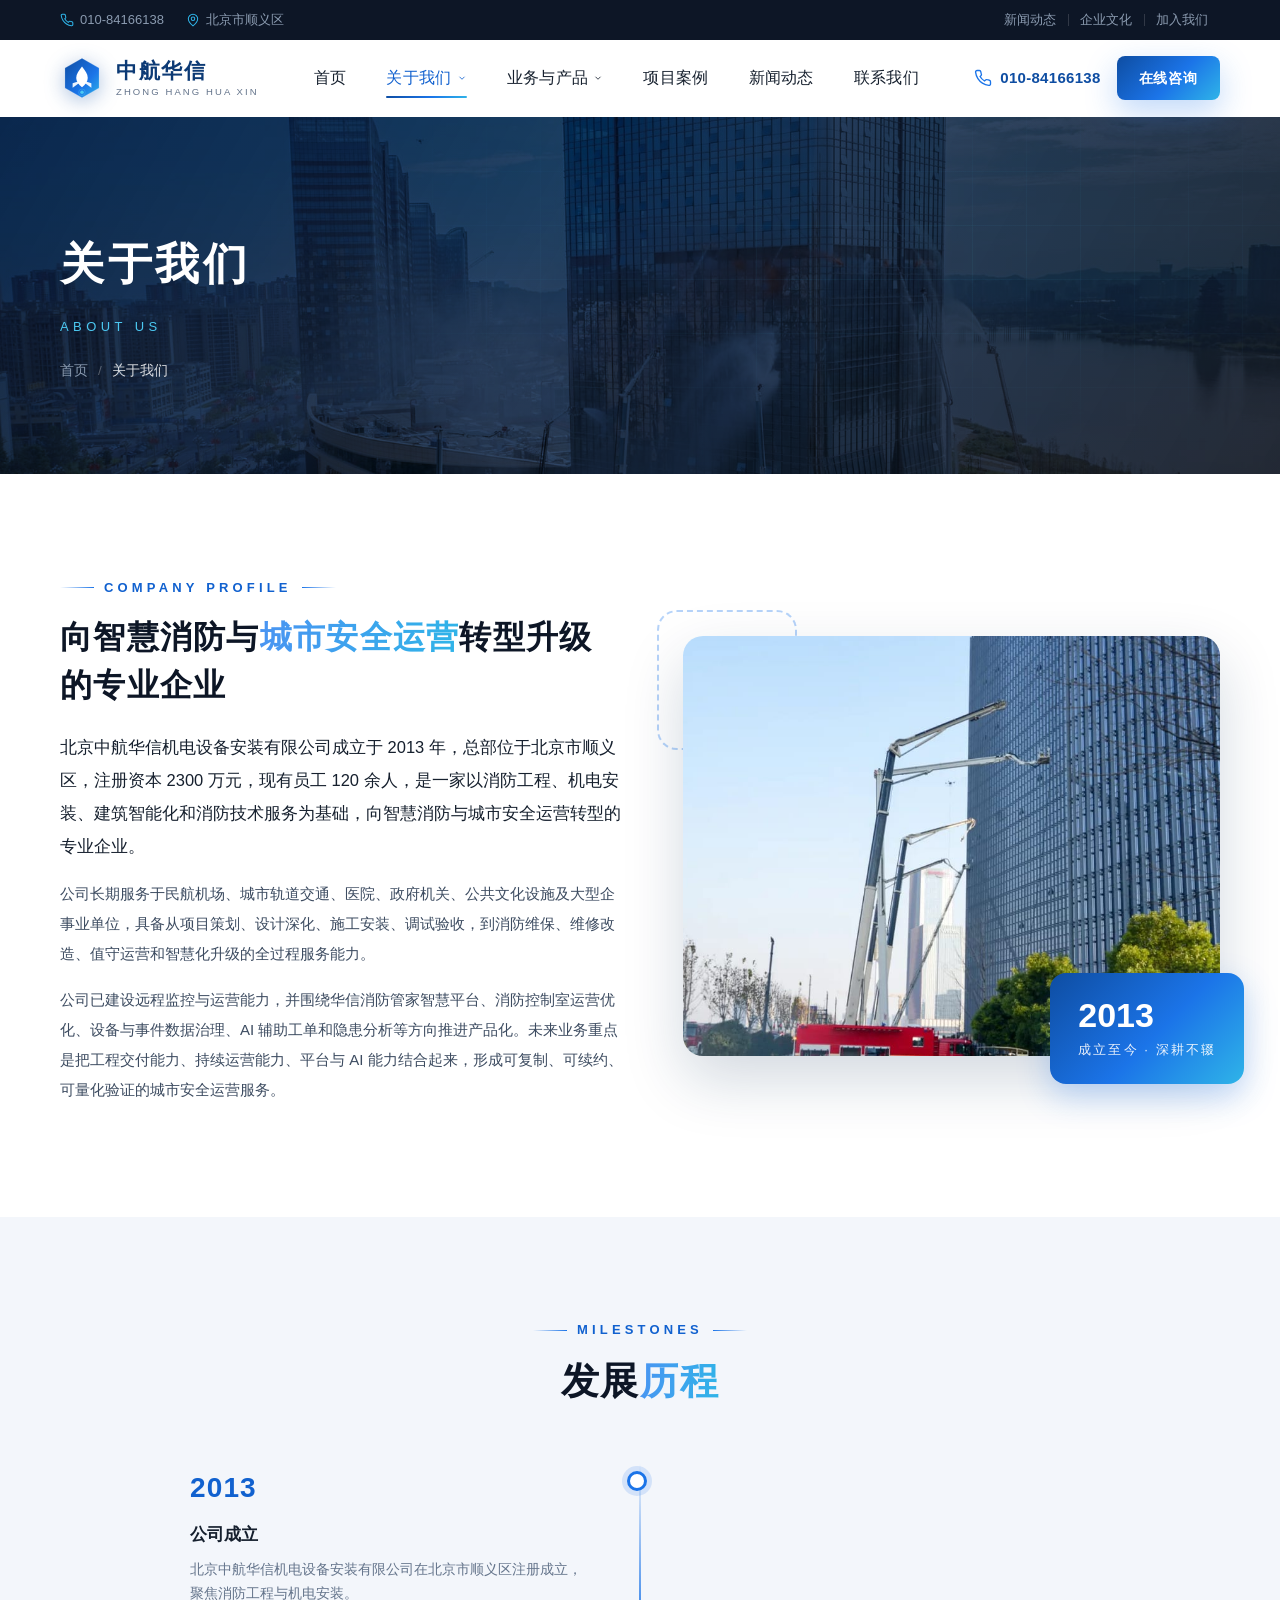
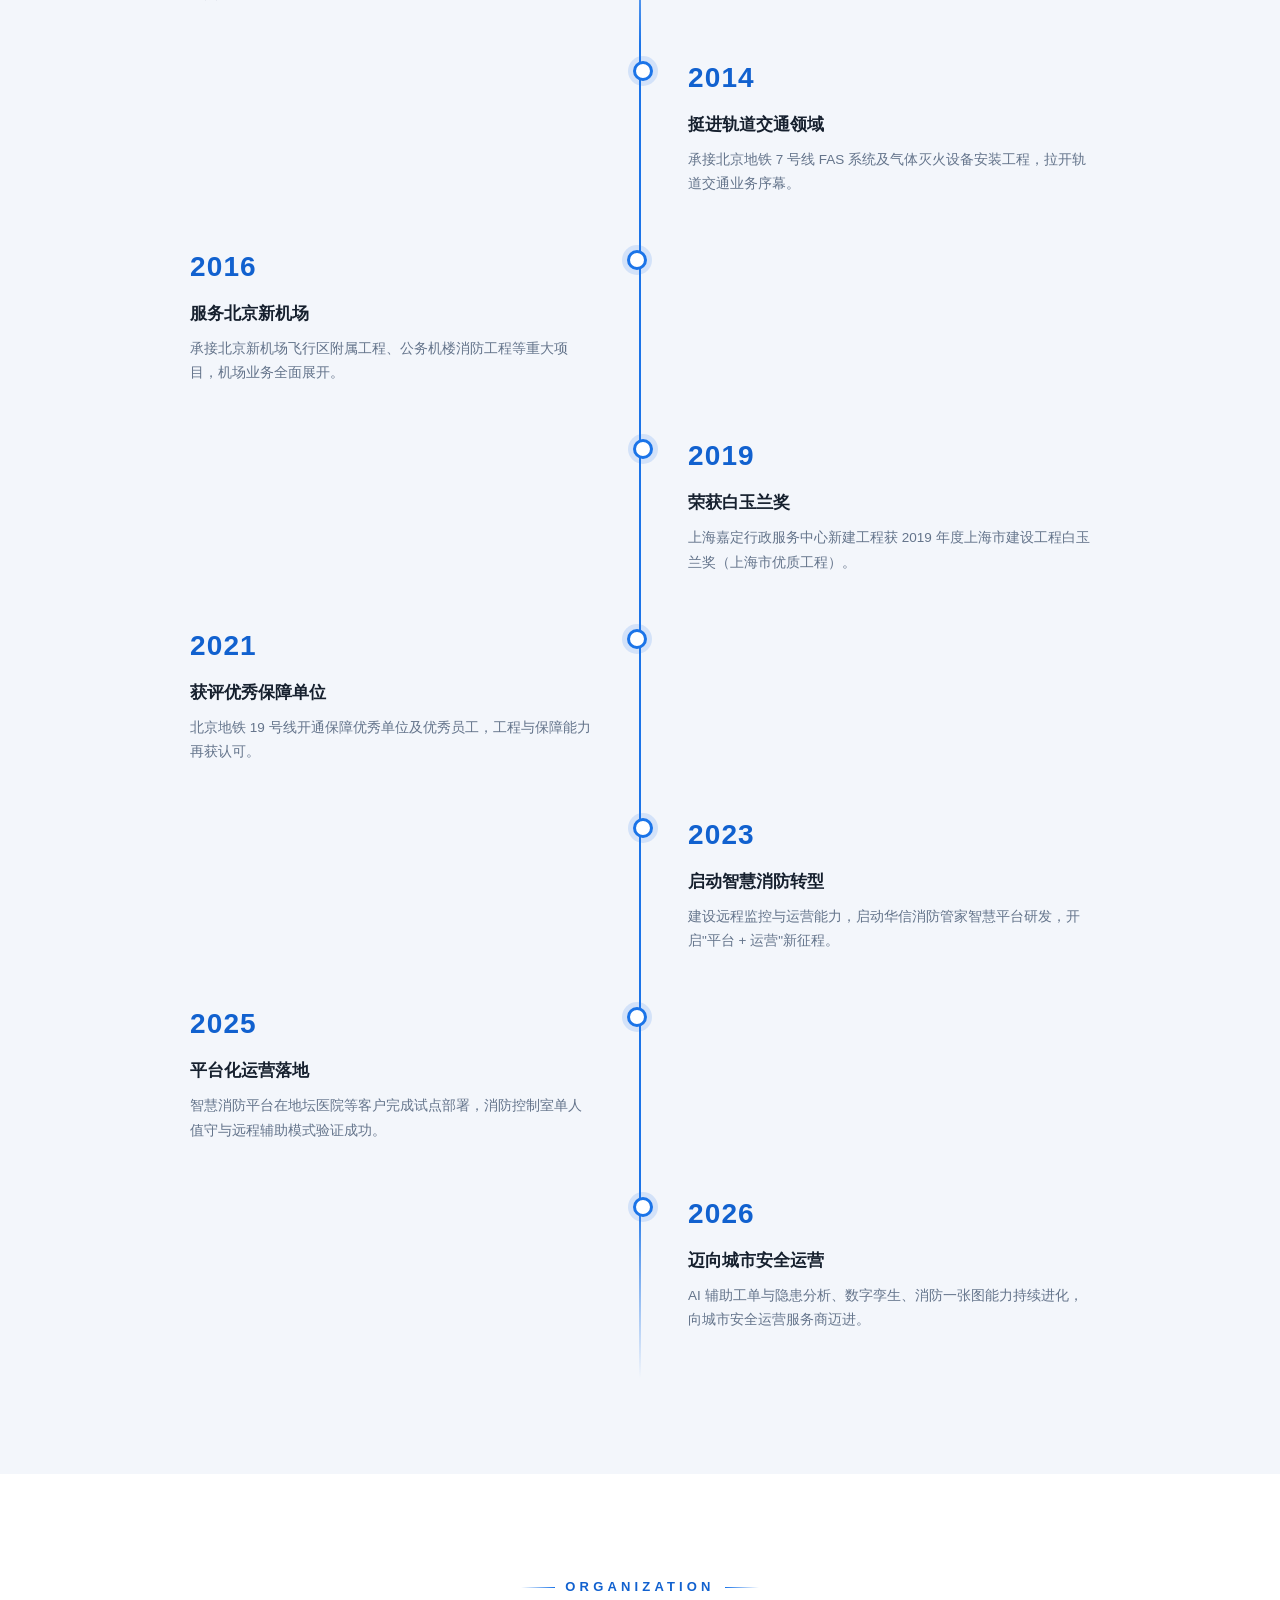
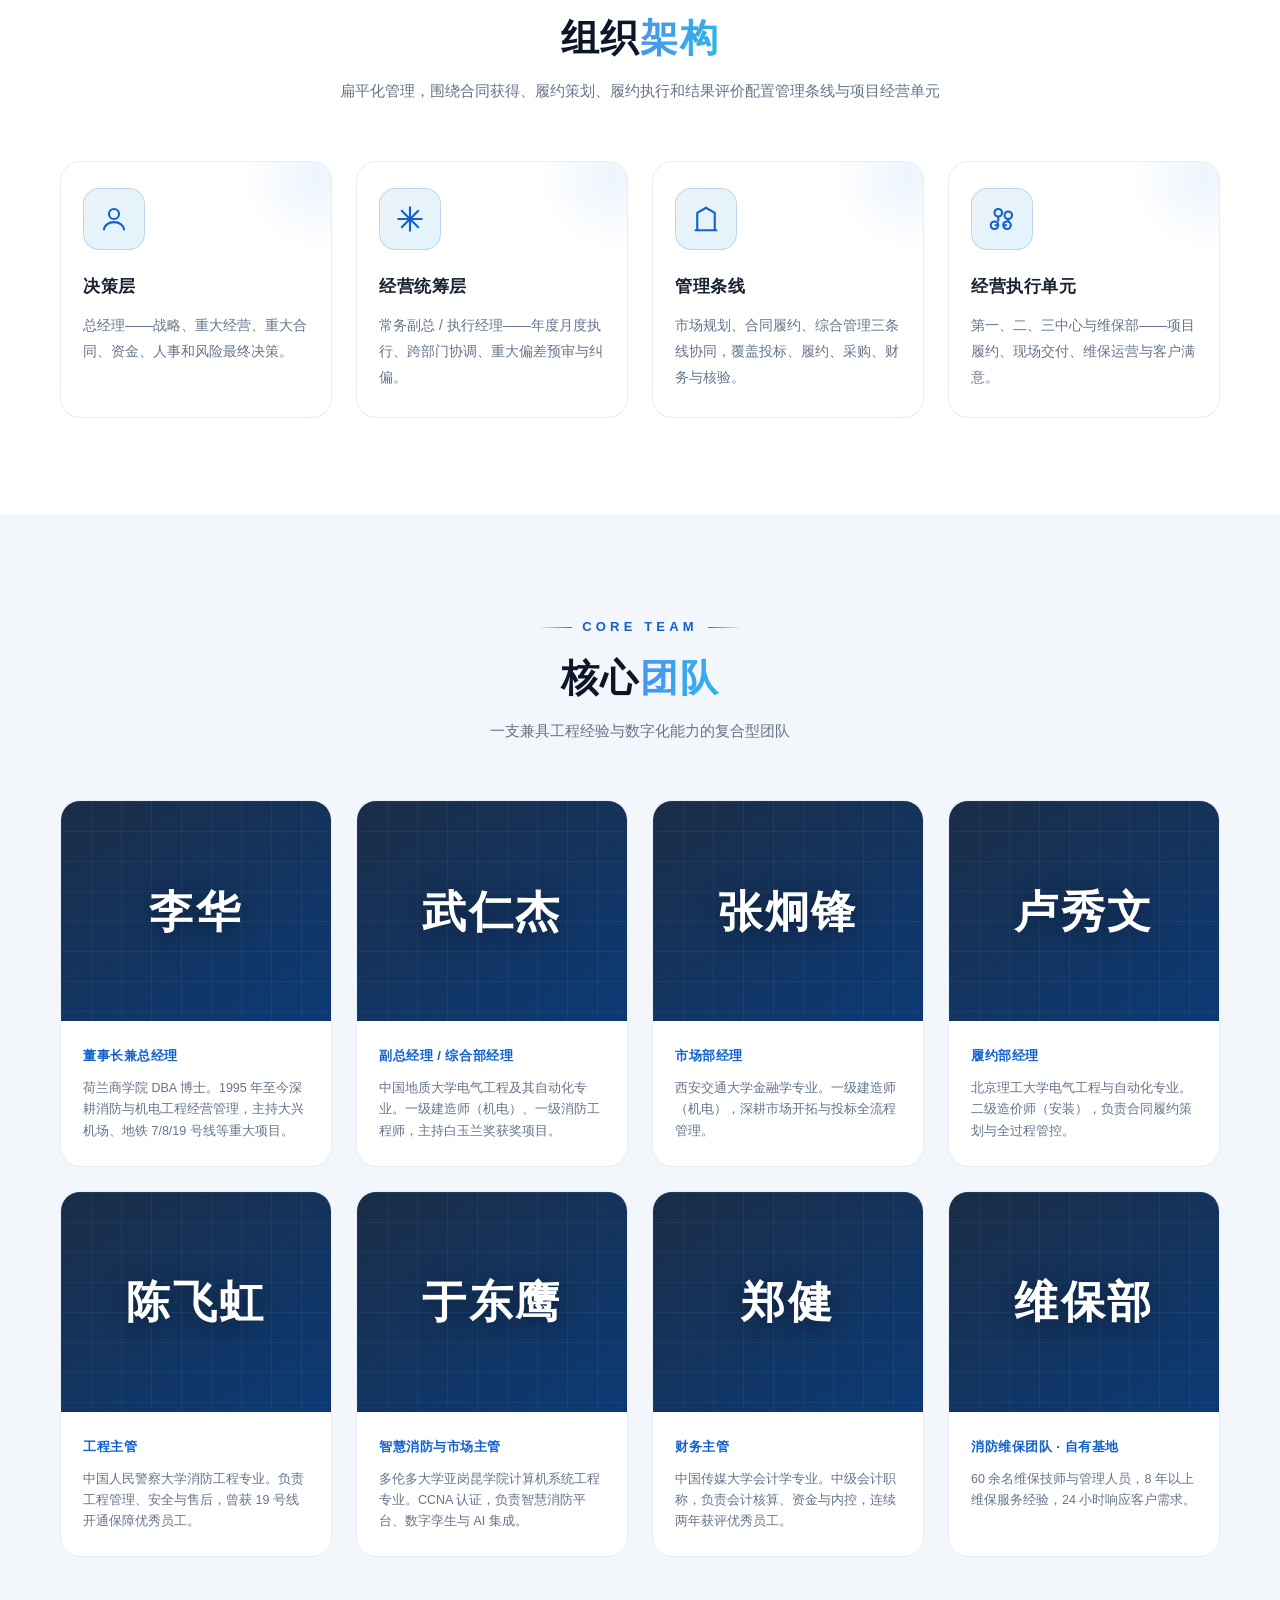
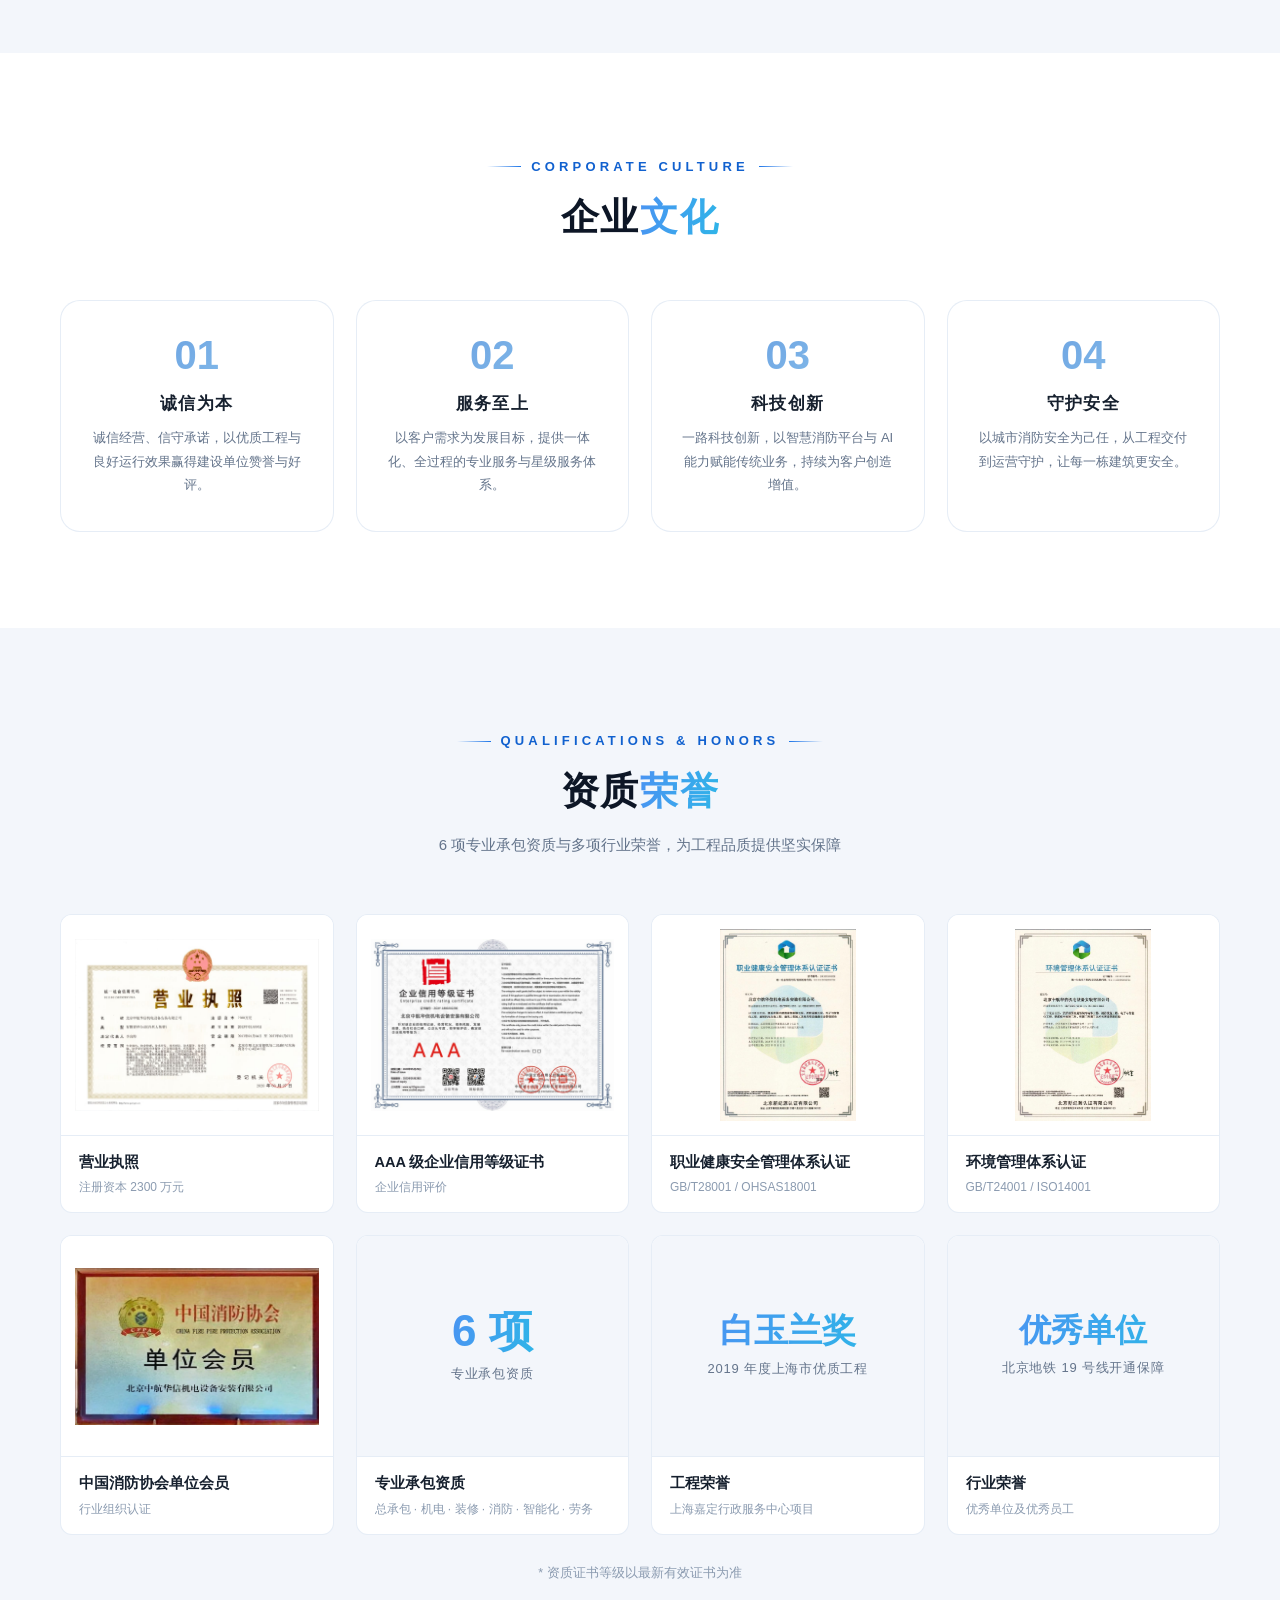
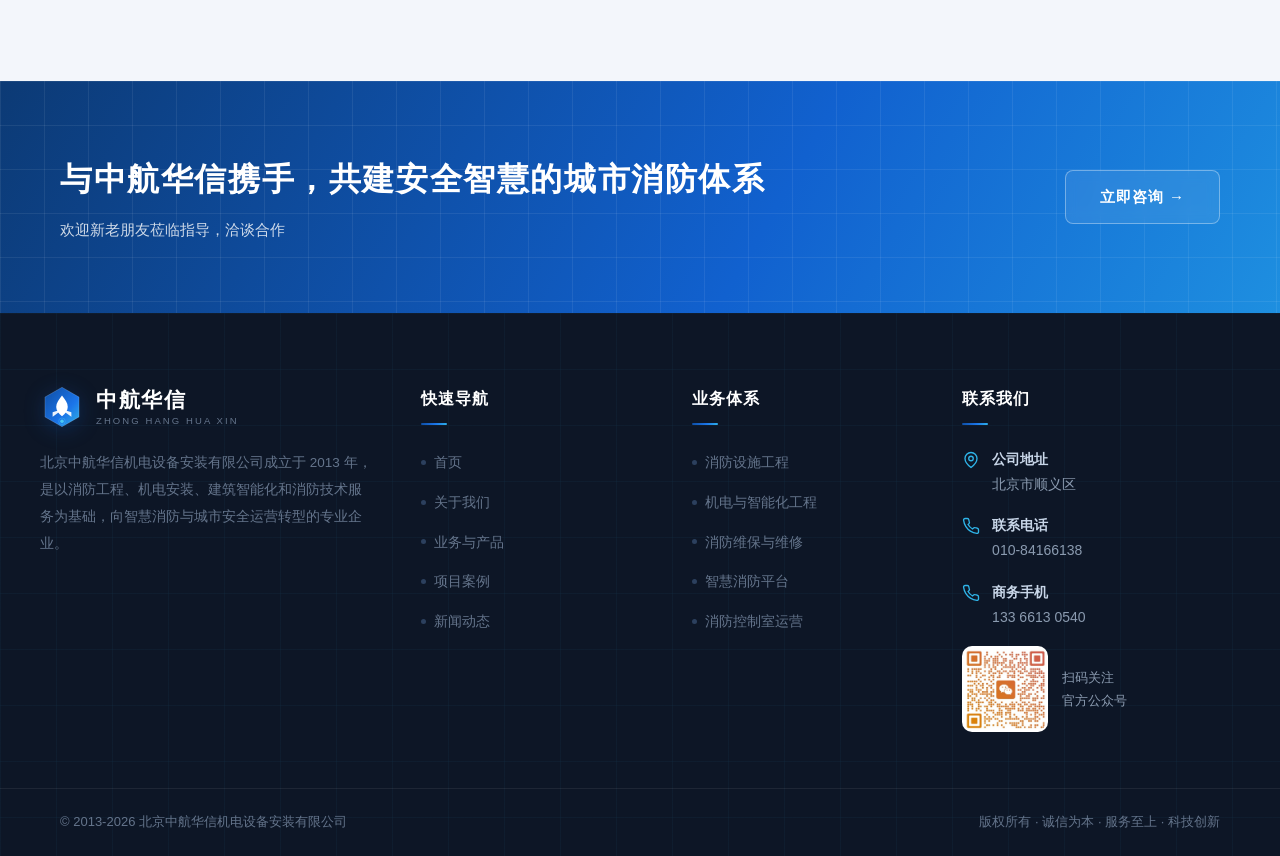
<file: about.html>
<!DOCTYPE html>
<html lang="zh-CN">
<head>
<meta charset="UTF-8">
<meta name="viewport" content="width=device-width, initial-scale=1.0">
<title>关于我们 - 北京中航华信机电设备安装有限公司</title>
<meta name="description" content="北京中航华信机电设备安装有限公司成立于2013年，注册资本2300万元，员工120余人，拥有6项专业承包资质，长期服务民航机场、轨道交通、医院与大型公建。">
<link rel="icon" type="image/svg+xml" href="assets/img/favicon.svg">
<link rel="stylesheet" href="assets/css/style.css">
<noscript><style>.reveal{opacity:1;transform:none}</style></noscript>
</head>
<body>

<!-- ============ 顶部条 ============ -->
<div class="topbar">
  <div class="container">
    <div class="tb-left">
      <span><svg viewBox="0 0 24 24" fill="none" stroke-width="1.8"><path d="M22 16.9v3a2 2 0 0 1-2.2 2 19.8 19.8 0 0 1-8.6-3.1 19.5 19.5 0 0 1-6-6A19.8 19.8 0 0 1 2.1 4.2 2 2 0 0 1 4.1 2h3a2 2 0 0 1 2 1.7c.1 1 .4 2 .7 2.9a2 2 0 0 1-.4 2.1L8.1 10a16 16 0 0 0 6 6l1.3-1.3a2 2 0 0 1 2.1-.4c.9.3 1.9.6 2.9.7a2 2 0 0 1 1.6 2z"/></svg> 010-84166138</span>
      <span><svg viewBox="0 0 24 24" fill="none" stroke-width="1.8"><path d="M20 10c0 6-8 12-8 12S4 16 4 10a8 8 0 0 1 16 0z"/><circle cx="12" cy="10" r="3"/></svg> 北京市顺义区</span>
    </div>
    <div class="tb-right">
      <a href="news.html">新闻动态</a>
      <a href="about.html#culture">企业文化</a>
      <a href="contact.html">加入我们</a>
    </div>
  </div>
</div>

<!-- ============ 头部导航 ============ -->
<header class="header">
  <div class="container header-inner">
    <a class="logo" href="index.html">
      <img class="mark" src="assets/img/logo.svg" alt="中航华信">
      <span class="logo-text">
        <span class="zh">中航华信</span>
        <span class="en">ZHONG HANG HUA XIN</span>
      </span>
    </a>
    <ul class="nav">
      <li><a href="index.html">首页</a></li>
      <li class="has-sub active">
        <a href="about.html">关于我们 <svg class="caret" viewBox="0 0 24 24" fill="none" stroke-width="2"><path d="M6 9l6 6 6-6"/></svg></a>
        <div class="dropdown">
          <a href="about.html#intro">公司简介</a>
          <a href="about.html#history">发展历程</a>
          <a href="about.html#team">核心团队</a>
          <a href="about.html#culture">企业文化</a>
          <a href="about.html#honor">资质荣誉</a>
        </div>
      </li>
      <li class="has-sub">
        <a href="business.html">业务与产品 <svg class="caret" viewBox="0 0 24 24" fill="none" stroke-width="2"><path d="M6 9l6 6 6-6"/></svg></a>
        <div class="dropdown">
          <a href="business.html#fire">消防设施工程</a>
          <a href="business.html#me">机电与智能化</a>
          <a href="business.html#deco">建筑与装修改造</a>
          <a href="business.html#maintain">消防维保与维修</a>
          <a href="business.html#platform">智慧消防平台</a>
          <a href="business.html#ops">消防控制室运营</a>
        </div>
      </li>
      <li><a href="cases.html">项目案例</a></li>
      <li><a href="news.html">新闻动态</a></li>
      <li><a href="contact.html">联系我们</a></li>
    </ul>
    <div class="header-cta">
      <a class="tel" href="tel:01084166138">
        <svg viewBox="0 0 24 24" fill="none" stroke-width="1.8"><path d="M22 16.9v3a2 2 0 0 1-2.2 2 19.8 19.8 0 0 1-8.6-3.1 19.5 19.5 0 0 1-6-6A19.8 19.8 0 0 1 2.1 4.2 2 2 0 0 1 4.1 2h3a2 2 0 0 1 2 1.7c.1 1 .4 2 .7 2.9a2 2 0 0 1-.4 2.1L8.1 10a16 16 0 0 0 6 6l1.3-1.3a2 2 0 0 1 2.1-.4c.9.3 1.9.6 2.9.7a2 2 0 0 1 1.6 2z"/></svg>
        010-84166138
      </a>
      <a class="btn btn-primary" href="contact.html">在线咨询</a>
      <button class="hamburger" aria-label="打开菜单"><span></span><span></span><span></span></button>
    </div>
  </div>
</header>

<!-- ============ 子页横幅 ============ -->
<section class="page-hero">
  <div class="container">
    <h1>关于我们</h1>
    <div class="ph-en">About Us</div>
    <div class="breadcrumb">
      <a href="index.html">首页</a><span class="sep">/</span><span class="cur">关于我们</span>
    </div>
  </div>
</section>

<!-- ============ 公司简介 ============ -->
<section class="sec" id="intro">
  <div class="container">
    <div class="about-intro">
      <div class="ai-text reveal">
        <div class="sec-head left" style="margin-bottom:22px">
          <span class="kicker">Company Profile</span>
          <h2>向智慧消防与<em>城市安全运营</em>转型升级的专业企业</h2>
        </div>
        <p class="lead">北京中航华信机电设备安装有限公司成立于 2013 年，总部位于北京市顺义区，注册资本 2300 万元，现有员工 120 余人，是一家以消防工程、机电安装、建筑智能化和消防技术服务为基础，向智慧消防与城市安全运营转型的专业企业。</p>
        <p>公司长期服务于民航机场、城市轨道交通、医院、政府机关、公共文化设施及大型企事业单位，具备从项目策划、设计深化、施工安装、调试验收，到消防维保、维修改造、值守运营和智慧化升级的全过程服务能力。</p>
        <p>公司已建设远程监控与运营能力，并围绕华信消防管家智慧平台、消防控制室运营优化、设备与事件数据治理、AI 辅助工单和隐患分析等方向推进产品化。未来业务重点是把工程交付能力、持续运营能力、平台与 AI 能力结合起来，形成可复制、可续约、可量化验证的城市安全运营服务。</p>
      </div>
      <div class="about-media reveal" data-delay="1">
        <div class="am-deco"></div>
        <div class="am-main"><img src="assets/img/case_fire.jpg" alt="中航华信"></div>
        <div class="am-float">
          <b>2013</b>
          <span>成立至今 · 深耕不辍</span>
        </div>
      </div>
    </div>
  </div>
</section>

<!-- ============ 发展历程 ============ -->
<section class="sec" id="history" style="background:var(--slate-100)">
  <div class="container">
    <div class="sec-head reveal">
      <span class="kicker">Milestones</span>
      <h2>发展<em>历程</em></h2>
    </div>
    <div class="timeline">
      <div class="tl-item reveal">
        <div class="tl-year">2013</div>
        <h4>公司成立</h4>
        <p>北京中航华信机电设备安装有限公司在北京市顺义区注册成立，聚焦消防工程与机电安装。</p>
      </div>
      <div class="tl-item reveal">
        <div class="tl-year">2014</div>
        <h4>挺进轨道交通领域</h4>
        <p>承接北京地铁 7 号线 FAS 系统及气体灭火设备安装工程，拉开轨道交通业务序幕。</p>
      </div>
      <div class="tl-item reveal">
        <div class="tl-year">2016</div>
        <h4>服务北京新机场</h4>
        <p>承接北京新机场飞行区附属工程、公务机楼消防工程等重大项目，机场业务全面展开。</p>
      </div>
      <div class="tl-item reveal">
        <div class="tl-year">2019</div>
        <h4>荣获白玉兰奖</h4>
        <p>上海嘉定行政服务中心新建工程获 2019 年度上海市建设工程白玉兰奖（上海市优质工程）。</p>
      </div>
      <div class="tl-item reveal">
        <div class="tl-year">2021</div>
        <h4>获评优秀保障单位</h4>
        <p>北京地铁 19 号线开通保障优秀单位及优秀员工，工程与保障能力再获认可。</p>
      </div>
      <div class="tl-item reveal">
        <div class="tl-year">2023</div>
        <h4>启动智慧消防转型</h4>
        <p>建设远程监控与运营能力，启动华信消防管家智慧平台研发，开启"平台 + 运营"新征程。</p>
      </div>
      <div class="tl-item reveal">
        <div class="tl-year">2025</div>
        <h4>平台化运营落地</h4>
        <p>智慧消防平台在地坛医院等客户完成试点部署，消防控制室单人值守与远程辅助模式验证成功。</p>
      </div>
      <div class="tl-item reveal">
        <div class="tl-year">2026</div>
        <h4>迈向城市安全运营</h4>
        <p>AI 辅助工单与隐患分析、数字孪生、消防一张图能力持续进化，向城市安全运营服务商迈进。</p>
      </div>
    </div>
  </div>
</section>

<!-- ============ 组织架构 ============ -->
<section class="sec" id="org">
  <div class="container">
    <div class="sec-head reveal">
      <span class="kicker">Organization</span>
      <h2>组织<em>架构</em></h2>
      <p class="sub">扁平化管理，围绕合同获得、履约策划、履约执行和结果评价配置管理条线与项目经营单元</p>
    </div>
    <div class="grid-4">
      <div class="biz-card reveal" style="padding:26px 22px">
        <div class="biz-icon"><svg viewBox="0 0 24 24"><circle cx="12" cy="8" r="4"/><path d="M4 21c0-4 3.6-6.5 8-6.5s8 2.5 8 6.5"/></svg></div>
        <h3 style="font-size:17px">决策层</h3>
        <p style="margin-bottom:0">总经理——战略、重大经营、重大合同、资金、人事和风险最终决策。</p>
      </div>
      <div class="biz-card reveal" data-delay="1" style="padding:26px 22px">
        <div class="biz-icon"><svg viewBox="0 0 24 24"><path d="M12 2v20M2 12h20"/><path d="M5 5l14 14M19 5L5 19"/></svg></div>
        <h3 style="font-size:17px">经营统筹层</h3>
        <p style="margin-bottom:0">常务副总 / 执行经理——年度月度执行、跨部门协调、重大偏差预审与纠偏。</p>
      </div>
      <div class="biz-card reveal" data-delay="2" style="padding:26px 22px">
        <div class="biz-icon"><svg viewBox="0 0 24 24"><path d="M3 21h18M5 21V7l7-4 7 4v14"/></svg></div>
        <h3 style="font-size:17px">管理条线</h3>
        <p style="margin-bottom:0">市场规划、合同履约、综合管理三条线协同，覆盖投标、履约、采购、财务与核验。</p>
      </div>
      <div class="biz-card reveal" data-delay="3" style="padding:26px 22px">
        <div class="biz-icon"><svg viewBox="0 0 24 24"><circle cx="9" cy="7" r="3"/><circle cx="17" cy="9" r="3"/><circle cx="6" cy="17" r="3"/><circle cx="16" cy="17" r="3"/><path d="M9 10v4M17 12v2M9 17H6M13 17h3"/></svg></div>
        <h3 style="font-size:17px">经营执行单元</h3>
        <p style="margin-bottom:0">第一、二、三中心与维保部——项目履约、现场交付、维保运营与客户满意。</p>
      </div>
    </div>
  </div>
</section>

<!-- ============ 核心团队 ============ -->
<section class="sec" id="team" style="background:var(--slate-100)">
  <div class="container">
    <div class="sec-head reveal">
      <span class="kicker">Core Team</span>
      <h2>核心<em>团队</em></h2>
      <p class="sub">一支兼具工程经验与数字化能力的复合型团队</p>
    </div>
    <div class="team-grid">
      <div class="team-card reveal">
        <div class="tc-avatar"><span class="tc-initial">李华</span></div>
        <div class="tc-body">
          <div class="tc-role">董事长兼总经理</div>
          <p class="tc-edu">荷兰商学院 DBA 博士。1995 年至今深耕消防与机电工程经营管理，主持大兴机场、地铁 7/8/19 号线等重大项目。</p>
        </div>
      </div>
      <div class="team-card reveal" data-delay="1">
        <div class="tc-avatar"><span class="tc-initial">武仁杰</span></div>
        <div class="tc-body">
          <div class="tc-role">副总经理 / 综合部经理</div>
          <p class="tc-edu">中国地质大学电气工程及其自动化专业。一级建造师（机电）、一级消防工程师，主持白玉兰奖获奖项目。</p>
        </div>
      </div>
      <div class="team-card reveal" data-delay="2">
        <div class="tc-avatar"><span class="tc-initial">张炯锋</span></div>
        <div class="tc-body">
          <div class="tc-role">市场部经理</div>
          <p class="tc-edu">西安交通大学金融学专业。一级建造师（机电），深耕市场开拓与投标全流程管理。</p>
        </div>
      </div>
      <div class="team-card reveal" data-delay="3">
        <div class="tc-avatar"><span class="tc-initial">卢秀文</span></div>
        <div class="tc-body">
          <div class="tc-role">履约部经理</div>
          <p class="tc-edu">北京理工大学电气工程与自动化专业。二级造价师（安装），负责合同履约策划与全过程管控。</p>
        </div>
      </div>
      <div class="team-card reveal">
        <div class="tc-avatar"><span class="tc-initial">陈飞虹</span></div>
        <div class="tc-body">
          <div class="tc-role">工程主管</div>
          <p class="tc-edu">中国人民警察大学消防工程专业。负责工程管理、安全与售后，曾获 19 号线开通保障优秀员工。</p>
        </div>
      </div>
      <div class="team-card reveal" data-delay="1">
        <div class="tc-avatar"><span class="tc-initial">于东鹰</span></div>
        <div class="tc-body">
          <div class="tc-role">智慧消防与市场主管</div>
          <p class="tc-edu">多伦多大学亚岗昆学院计算机系统工程专业。CCNA 认证，负责智慧消防平台、数字孪生与 AI 集成。</p>
        </div>
      </div>
      <div class="team-card reveal" data-delay="2">
        <div class="tc-avatar"><span class="tc-initial">郑健</span></div>
        <div class="tc-body">
          <div class="tc-role">财务主管</div>
          <p class="tc-edu">中国传媒大学会计学专业。中级会计职称，负责会计核算、资金与内控，连续两年获评优秀员工。</p>
        </div>
      </div>
      <div class="team-card reveal" data-delay="3">
        <div class="tc-avatar"><span class="tc-initial">维保部</span></div>
        <div class="tc-body">
          <div class="tc-role">消防维保团队 · 自有基地</div>
          <p class="tc-edu">60 余名维保技师与管理人员，8 年以上维保服务经验，24 小时响应客户需求。</p>
        </div>
      </div>
    </div>
  </div>
</section>

<!-- ============ 企业文化 ============ -->
<section class="sec" id="culture">
  <div class="container">
    <div class="sec-head reveal">
      <span class="kicker">Corporate Culture</span>
      <h2>企业<em>文化</em></h2>
    </div>
    <div class="culture-grid">
      <div class="culture-card reveal">
        <div class="cu-num">01</div>
        <h4>诚信为本</h4>
        <p>诚信经营、信守承诺，以优质工程与良好运行效果赢得建设单位赞誉与好评。</p>
      </div>
      <div class="culture-card reveal" data-delay="1">
        <div class="cu-num">02</div>
        <h4>服务至上</h4>
        <p>以客户需求为发展目标，提供一体化、全过程的专业服务与星级服务体系。</p>
      </div>
      <div class="culture-card reveal" data-delay="2">
        <div class="cu-num">03</div>
        <h4>科技创新</h4>
        <p>一路科技创新，以智慧消防平台与 AI 能力赋能传统业务，持续为客户创造增值。</p>
      </div>
      <div class="culture-card reveal" data-delay="3">
        <div class="cu-num">04</div>
        <h4>守护安全</h4>
        <p>以城市消防安全为己任，从工程交付到运营守护，让每一栋建筑更安全。</p>
      </div>
    </div>
  </div>
</section>

<!-- ============ 资质荣誉 ============ -->
<section class="sec" id="honor" style="background:var(--slate-100)">
  <div class="container">
    <div class="sec-head reveal">
      <span class="kicker">Qualifications &amp; Honors</span>
      <h2>资质<em>荣誉</em></h2>
      <p class="sub">6 项专业承包资质与多项行业荣誉，为工程品质提供坚实保障</p>
    </div>
    <div class="cert-wall">
      <div class="cert-card reveal">
        <div class="cert-img"><img src="assets/img/cert_license.jpg" alt="营业执照"></div>
        <div class="cert-cap"><h4>营业执照</h4><p>注册资本 2300 万元</p></div>
      </div>
      <div class="cert-card reveal" data-delay="1">
        <div class="cert-img"><img src="assets/img/cert_aaa.jpg" alt="AAA级企业信用等级证书"></div>
        <div class="cert-cap"><h4>AAA 级企业信用等级证书</h4><p>企业信用评价</p></div>
      </div>
      <div class="cert-card reveal" data-delay="2">
        <div class="cert-img"><img src="assets/img/cert_ohs.jpg" alt="职业健康安全管理体系认证"></div>
        <div class="cert-cap"><h4>职业健康安全管理体系认证</h4><p>GB/T28001 / OHSAS18001</p></div>
      </div>
      <div class="cert-card reveal" data-delay="3">
        <div class="cert-img"><img src="assets/img/cert_ems.jpg" alt="环境管理体系认证"></div>
        <div class="cert-cap"><h4>环境管理体系认证</h4><p>GB/T24001 / ISO14001</p></div>
      </div>
      <div class="cert-card reveal">
        <div class="cert-img"><img src="assets/img/cert_cfa.jpg" alt="中国消防协会单位会员"></div>
        <div class="cert-cap"><h4>中国消防协会单位会员</h4><p>行业组织认证</p></div>
      </div>
      <div class="cert-card reveal" data-delay="1">
        <div class="cert-img cert-text">
          <div style="text-align:center;padding:20px">
            <div class="ct-num">6 项</div>
            <div class="ct-label">专业承包资质</div>
          </div>
        </div>
        <div class="cert-cap"><h4>专业承包资质</h4><p>总承包 · 机电 · 装修 · 消防 · 智能化 · 劳务</p></div>
      </div>
      <div class="cert-card reveal" data-delay="2">
        <div class="cert-img cert-text">
          <div style="text-align:center;padding:20px">
            <div class="ct-num" style="font-size:34px">白玉兰奖</div>
            <div class="ct-label">2019 年度上海市优质工程</div>
          </div>
        </div>
        <div class="cert-cap"><h4>工程荣誉</h4><p>上海嘉定行政服务中心项目</p></div>
      </div>
      <div class="cert-card reveal" data-delay="3">
        <div class="cert-img cert-text">
          <div style="text-align:center;padding:20px">
            <div class="ct-num" style="font-size:32px">优秀单位</div>
            <div class="ct-label">北京地铁 19 号线开通保障</div>
          </div>
        </div>
        <div class="cert-cap"><h4>行业荣誉</h4><p>优秀单位及优秀员工</p></div>
      </div>
    </div>
    <p style="text-align:center;margin-top:28px;font-size:12.5px;color:var(--slate-400)">* 资质证书等级以最新有效证书为准</p>
  </div>
</section>

<!-- ============ CTA ============ -->
<section class="cta-band">
  <div class="container">
    <div class="reveal">
      <h2>与中航华信携手，共建安全智慧的城市消防体系</h2>
      <p>欢迎新老朋友莅临指导，洽谈合作</p>
    </div>
    <a class="btn btn-ghost reveal" data-delay="1" href="contact.html">立即咨询 →</a>
  </div>
</section>

<!-- ============ 页脚 ============ -->
<footer class="footer">
  <div class="container footer-main">
    <div class="f-about">
      <a class="logo" href="index.html">
        <img class="mark" src="assets/img/logo.svg" alt="中航华信">
        <span class="logo-text">
          <span class="zh">中航华信</span>
          <span class="en">ZHONG HANG HUA XIN</span>
        </span>
      </a>
      <p>北京中航华信机电设备安装有限公司成立于 2013 年，是以消防工程、机电安装、建筑智能化和消防技术服务为基础，向智慧消防与城市安全运营转型的专业企业。</p>
    </div>
    <div>
      <h4>快速导航</h4>
      <ul class="f-links">
        <li><a href="index.html">首页</a></li>
        <li><a href="about.html">关于我们</a></li>
        <li><a href="business.html">业务与产品</a></li>
        <li><a href="cases.html">项目案例</a></li>
        <li><a href="news.html">新闻动态</a></li>
      </ul>
    </div>
    <div>
      <h4>业务体系</h4>
      <ul class="f-links">
        <li><a href="business.html#fire">消防设施工程</a></li>
        <li><a href="business.html#me">机电与智能化工程</a></li>
        <li><a href="business.html#maintain">消防维保与维修</a></li>
        <li><a href="business.html#platform">智慧消防平台</a></li>
        <li><a href="business.html#ops">消防控制室运营</a></li>
      </ul>
    </div>
    <div>
      <h4>联系我们</h4>
      <ul class="f-contact">
        <li><svg viewBox="0 0 24 24" fill="none" stroke-width="1.8"><path d="M20 10c0 6-8 12-8 12S4 16 4 10a8 8 0 0 1 16 0z"/><circle cx="12" cy="10" r="3"/></svg><span><b>公司地址</b>北京市顺义区</span></li>
        <li><svg viewBox="0 0 24 24" fill="none" stroke-width="1.8"><path d="M22 16.9v3a2 2 0 0 1-2.2 2 19.8 19.8 0 0 1-8.6-3.1 19.5 19.5 0 0 1-6-6A19.8 19.8 0 0 1 2.1 4.2 2 2 0 0 1 4.1 2h3a2 2 0 0 1 2 1.7c.1 1 .4 2 .7 2.9a2 2 0 0 1-.4 2.1L8.1 10a16 16 0 0 0 6 6l1.3-1.3a2 2 0 0 1 2.1-.4c.9.3 1.9.6 2.9.7a2 2 0 0 1 1.6 2z"/></svg><span><b>联系电话</b>010-84166138</span></li>
        <li><svg viewBox="0 0 24 24" fill="none" stroke-width="1.8"><path d="M22 16.9v3a2 2 0 0 1-2.2 2 19.8 19.8 0 0 1-8.6-3.1 19.5 19.5 0 0 1-6-6A19.8 19.8 0 0 1 2.1 4.2 2 2 0 0 1 4.1 2h3a2 2 0 0 1 2 1.7c.1 1 .4 2 .7 2.9a2 2 0 0 1-.4 2.1L8.1 10a16 16 0 0 0 6 6l1.3-1.3a2 2 0 0 1 2.1-.4c.9.3 1.9.6 2.9.7a2 2 0 0 1 1.6 2z"/></svg><span><b>商务手机</b>133 6613 0540</span></li>
      </ul>
      <div style="display:flex;gap:14px;align-items:center;margin-top:10px">
        <img class="f-qr" src="assets/img/qr_wechat.jpg" alt="微信公众号">
        <span style="font-size:13px;color:var(--slate-400);line-height:1.8">扫码关注<br>官方公众号</span>
      </div>
    </div>
  </div>
  <div class="footer-bar">
    <div class="container">
      <span>© 2013-<span class="year-now">2026</span> 北京中航华信机电设备安装有限公司</span>
      <span>版权所有 · 诚信为本 · 服务至上 · 科技创新</span>
    </div>
  </div>
</footer>

<button class="back-top" aria-label="回到顶部"><svg viewBox="0 0 24 24" fill="none" stroke-width="2"><path d="M12 19V5M5 12l7-7 7 7"/></svg></button>

<script src="assets/js/main.js"></script>
</body>
</html>
</file>
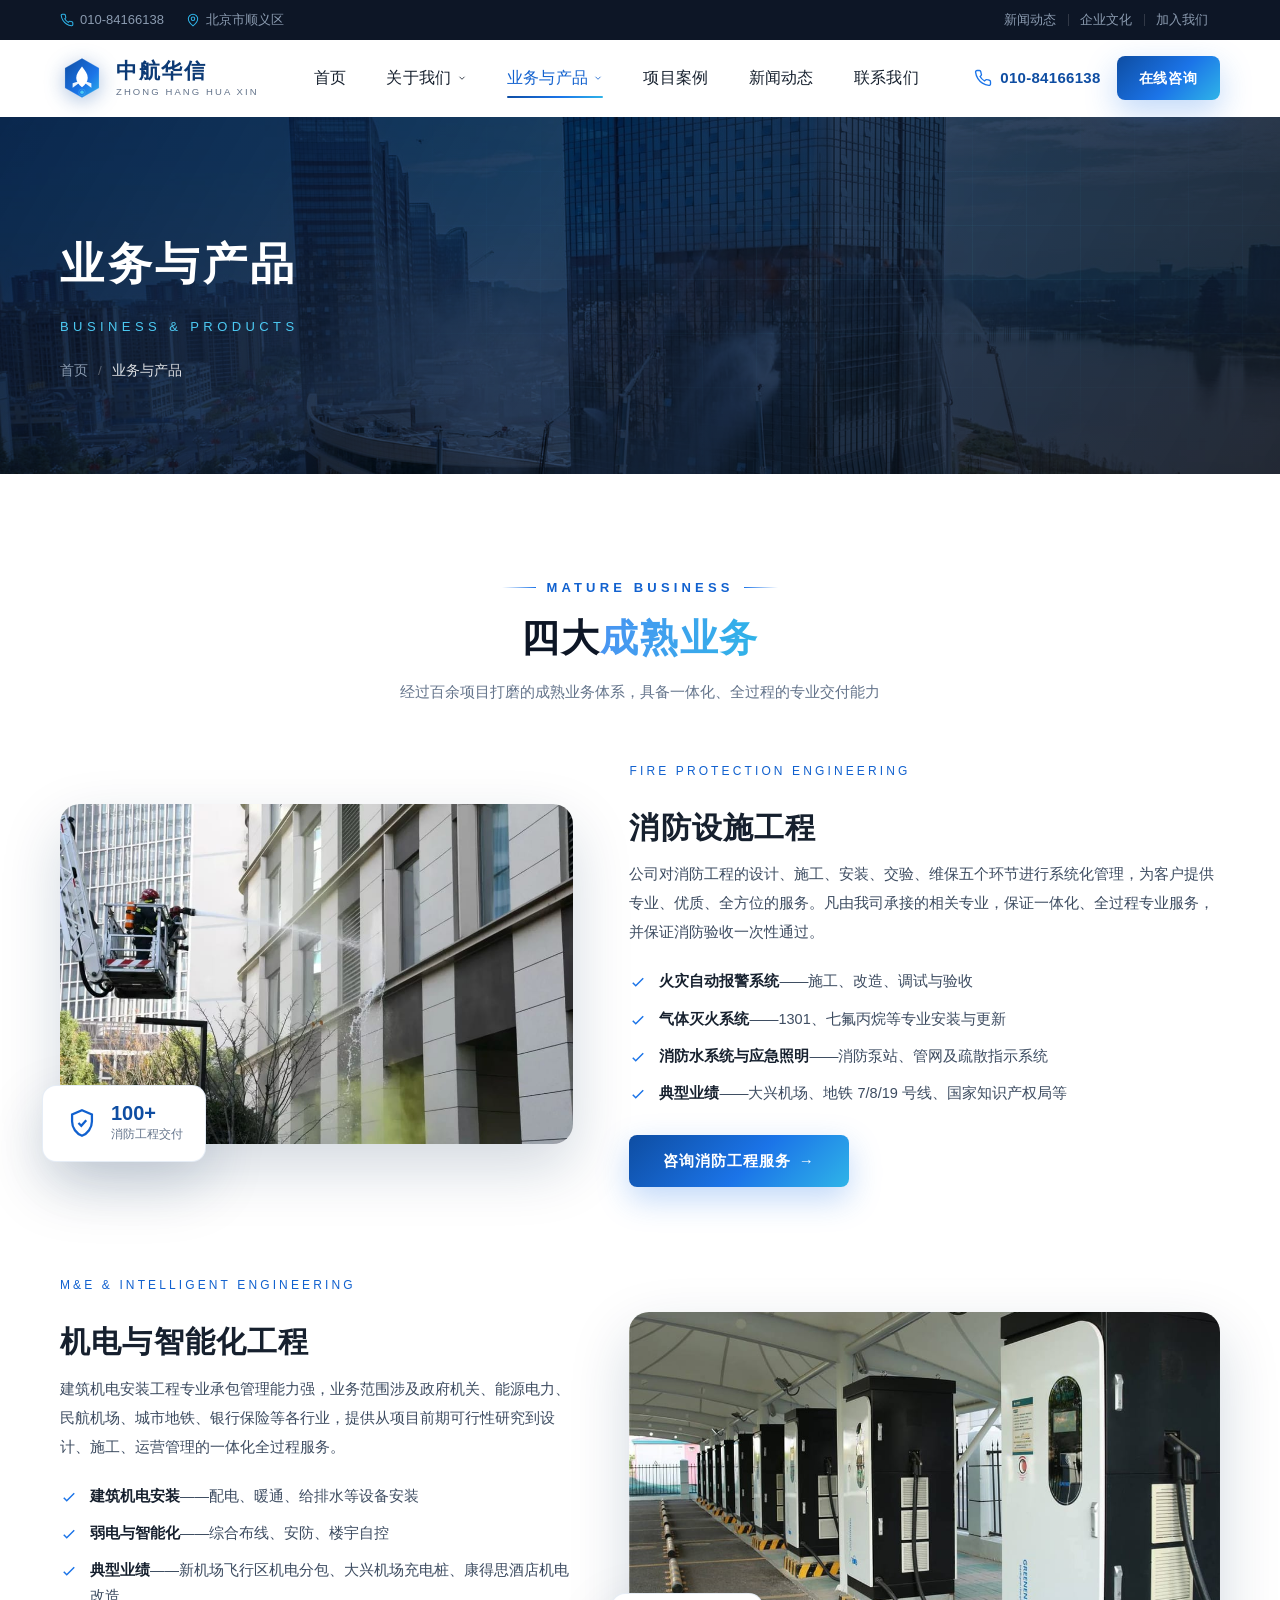
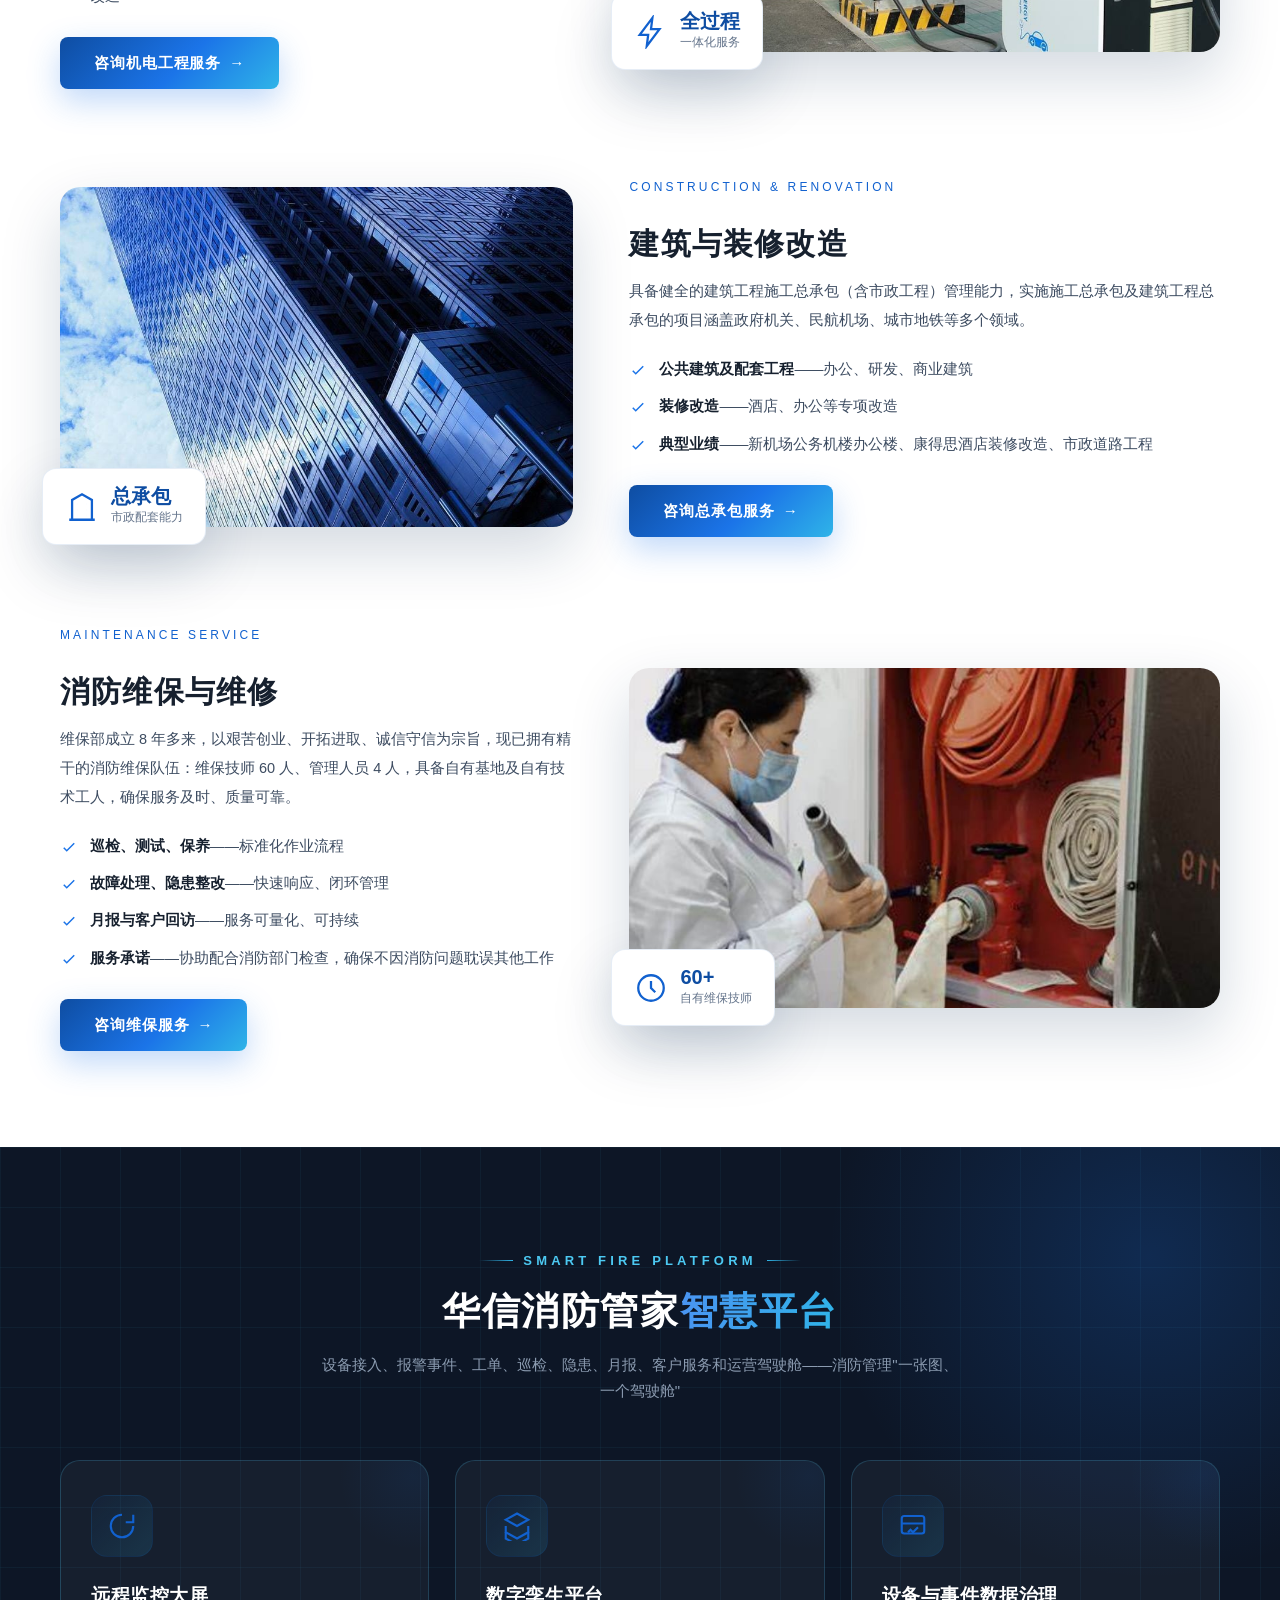
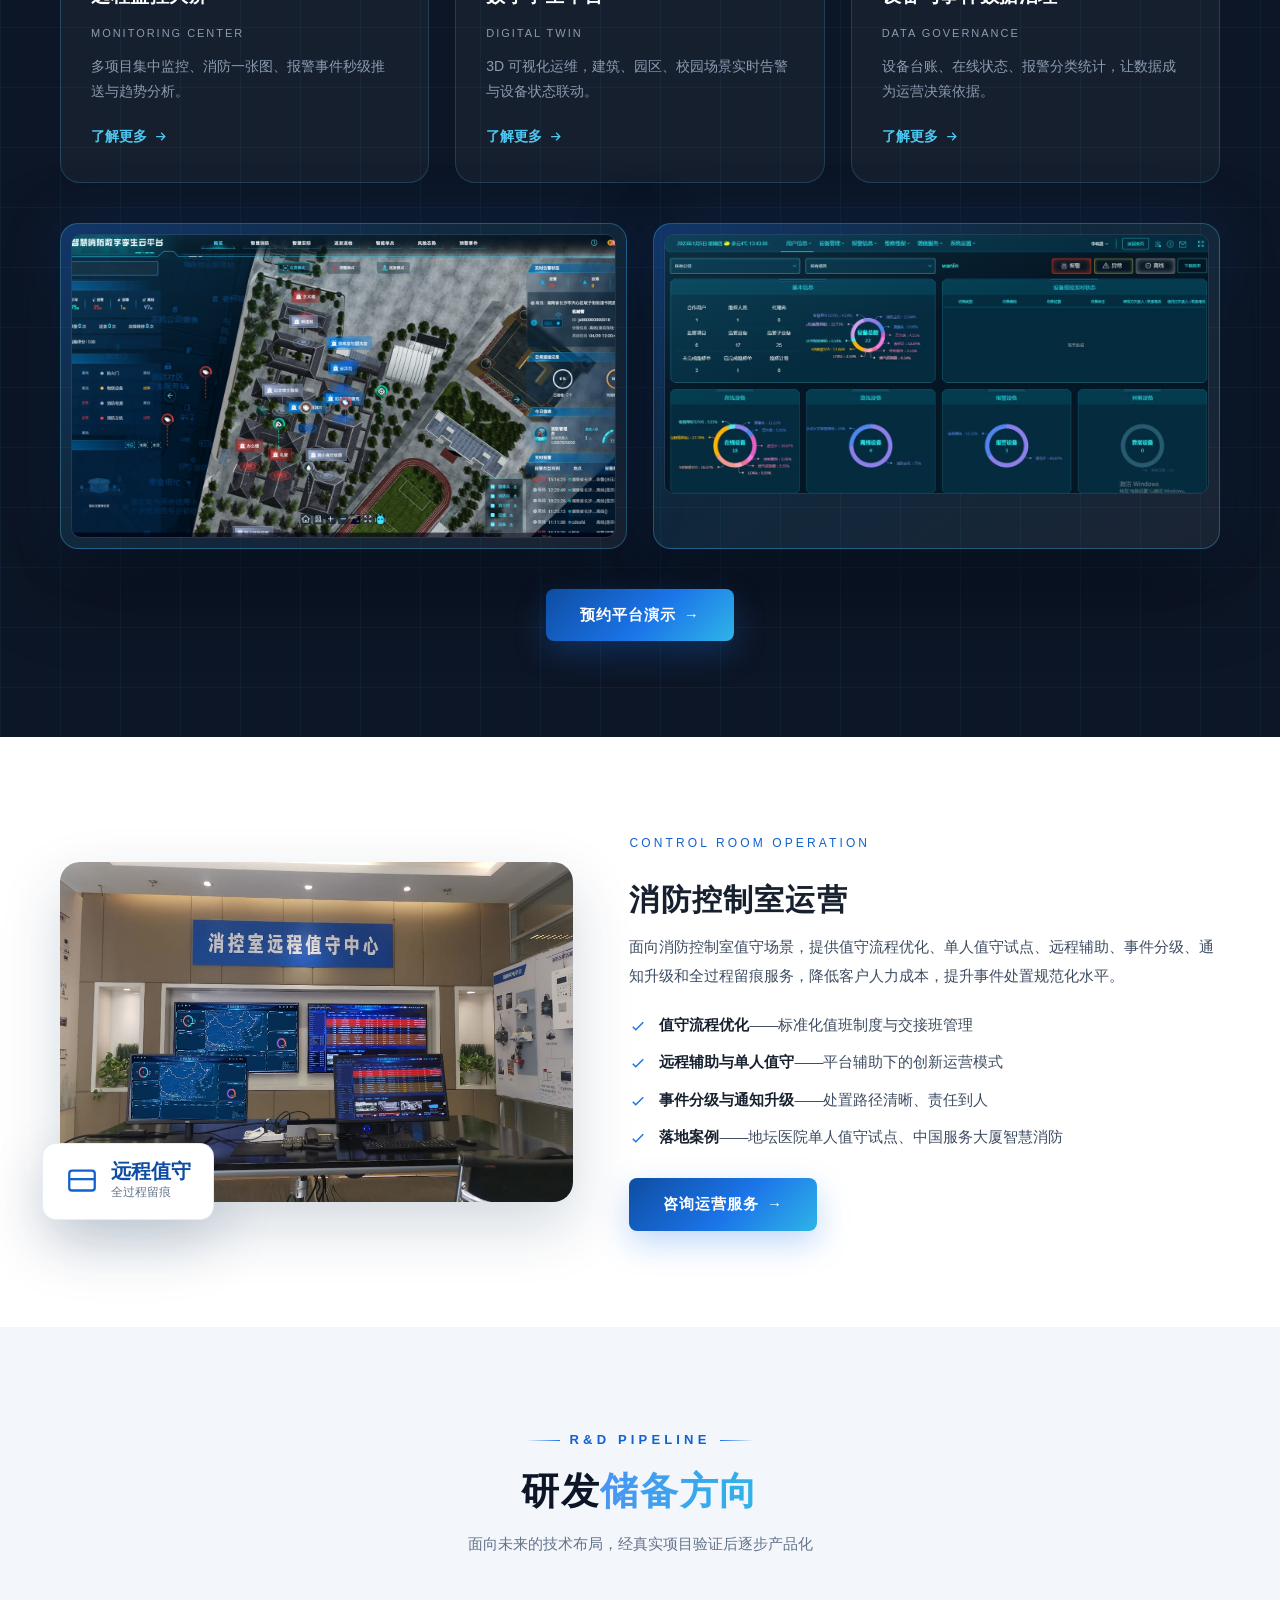
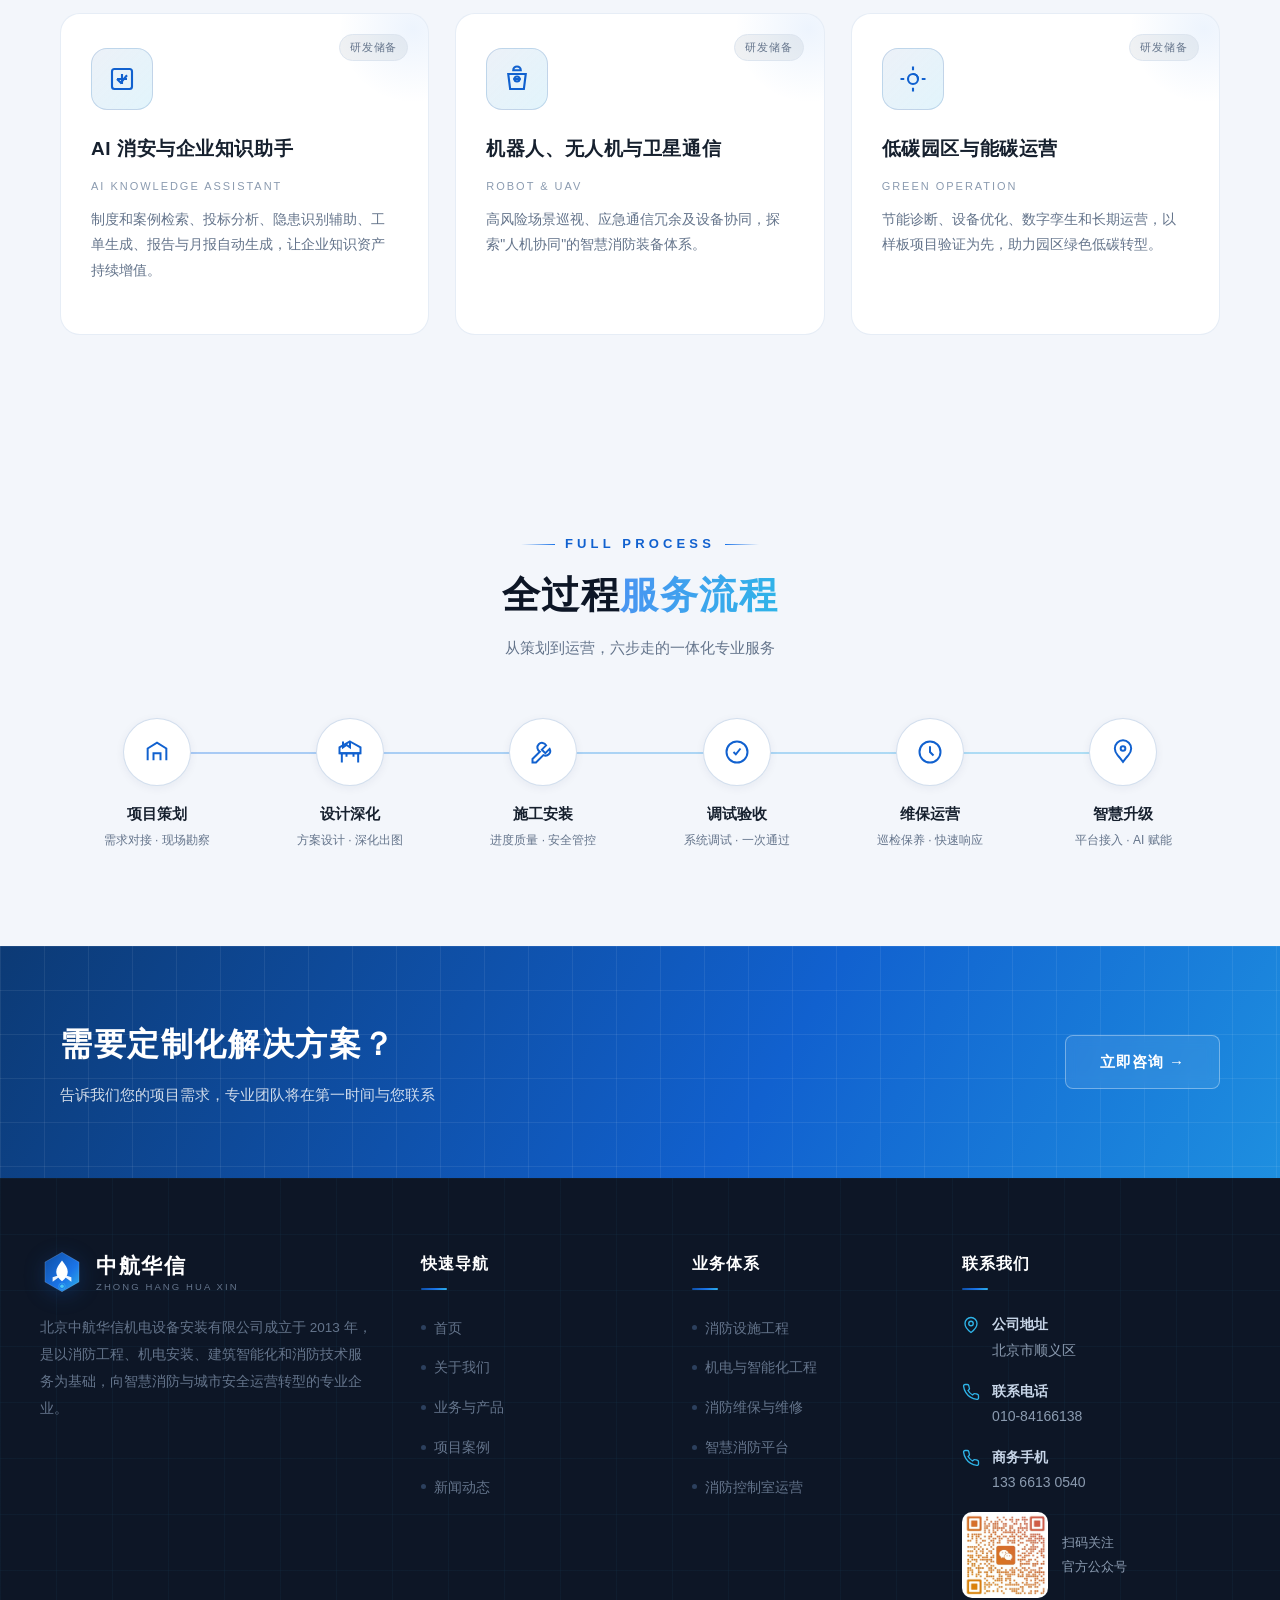
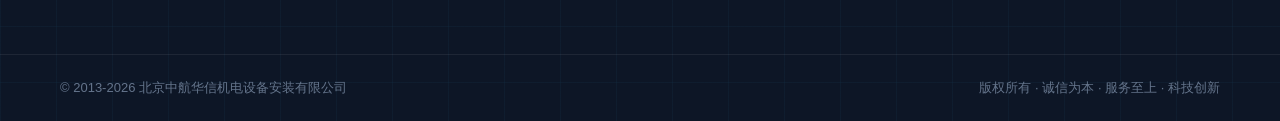
<file: business.html>
<!DOCTYPE html>
<html lang="zh-CN">
<head>
<meta charset="UTF-8">
<meta name="viewport" content="width=device-width, initial-scale=1.0">
<title>业务与产品 - 北京中航华信机电设备安装有限公司</title>
<meta name="description" content="消防设施工程、机电与智能化工程、建筑与装修改造、消防维保与维修四大成熟业务，华信消防管家智慧平台与消防控制室运营等成长业务，提供消防全生命周期服务。">
<meta name="keywords" content="中航华信,消防工程,机电安装,智慧消防,消防维保,华信消防管家,城市安全运营">
<link rel="icon" type="image/svg+xml" href="assets/img/favicon.svg">
<link rel="stylesheet" href="assets/css/style.css">
<noscript><style>.reveal{opacity:1;transform:none}</style></noscript>
</head>
<!-- ============ 顶部条 ============ -->
<div class="topbar">
  <div class="container">
    <div class="tb-left">
      <span><svg viewBox="0 0 24 24" fill="none" stroke-width="1.8"><path d="M22 16.9v3a2 2 0 0 1-2.2 2 19.8 19.8 0 0 1-8.6-3.1 19.5 19.5 0 0 1-6-6A19.8 19.8 0 0 1 2.1 4.2 2 2 0 0 1 4.1 2h3a2 2 0 0 1 2 1.7c.1 1 .4 2 .7 2.9a2 2 0 0 1-.4 2.1L8.1 10a16 16 0 0 0 6 6l1.3-1.3a2 2 0 0 1 2.1-.4c.9.3 1.9.6 2.9.7a2 2 0 0 1 1.6 2z"/></svg> 010-84166138</span>
      <span><svg viewBox="0 0 24 24" fill="none" stroke-width="1.8"><path d="M20 10c0 6-8 12-8 12S4 16 4 10a8 8 0 0 1 16 0z"/><circle cx="12" cy="10" r="3"/></svg> 北京市顺义区</span>
    </div>
    <div class="tb-right">
      <a href="news.html">新闻动态</a>
      <a href="about.html#culture">企业文化</a>
      <a href="contact.html">加入我们</a>
    </div>
  </div>
</div>

<!-- ============ 头部导航 ============ -->
<header class="header">
  <div class="container header-inner">
    <a class="logo" href="index.html">
      <img class="mark" src="assets/img/logo.svg" alt="中航华信">
      <span class="logo-text">
        <span class="zh">中航华信</span>
        <span class="en">ZHONG HANG HUA XIN</span>
      </span>
    </a>
    <ul class="nav">
      <li><a href="index.html">首页</a></li>
      <li class="has-sub">
        <a href="about.html">关于我们 <svg class="caret" viewBox="0 0 24 24" fill="none" stroke-width="2"><path d="M6 9l6 6 6-6"/></svg></a>
        <div class="dropdown">
          <a href="about.html#intro">公司简介</a>
          <a href="about.html#history">发展历程</a>
          <a href="about.html#team">核心团队</a>
          <a href="about.html#culture">企业文化</a>
          <a href="about.html#honor">资质荣誉</a>
        </div>
      </li>
      <li class="has-sub active">
        <a href="business.html">业务与产品 <svg class="caret" viewBox="0 0 24 24" fill="none" stroke-width="2"><path d="M6 9l6 6 6-6"/></svg></a>
        <div class="dropdown">
          <a href="business.html#fire">消防设施工程</a>
          <a href="business.html#me">机电与智能化</a>
          <a href="business.html#deco">建筑与装修改造</a>
          <a href="business.html#maintain">消防维保与维修</a>
          <a href="business.html#platform">智慧消防平台</a>
          <a href="business.html#ops">消防控制室运营</a>
        </div>
      </li>
      <li><a href="cases.html">项目案例</a></li>
      <li><a href="news.html">新闻动态</a></li>
      <li><a href="contact.html">联系我们</a></li>
    </ul>
    <div class="header-cta">
      <a class="tel" href="tel:01084166138">
        <svg viewBox="0 0 24 24" fill="none" stroke-width="1.8"><path d="M22 16.9v3a2 2 0 0 1-2.2 2 19.8 19.8 0 0 1-8.6-3.1 19.5 19.5 0 0 1-6-6A19.8 19.8 0 0 1 2.1 4.2 2 2 0 0 1 4.1 2h3a2 2 0 0 1 2 1.7c.1 1 .4 2 .7 2.9a2 2 0 0 1-.4 2.1L8.1 10a16 16 0 0 0 6 6l1.3-1.3a2 2 0 0 1 2.1-.4c.9.3 1.9.6 2.9.7a2 2 0 0 1 1.6 2z"/></svg>
        010-84166138
      </a>
      <a class="btn btn-primary" href="contact.html">在线咨询</a>
      <button class="hamburger" aria-label="打开菜单"><span></span><span></span><span></span></button>
    </div>
  </div>
</header>

<!-- ============ 子页横幅 ============ -->
<section class="page-hero">
  <div class="container">
    <h1>业务与产品</h1>
    <div class="ph-en">Business &amp; Products</div>
    <div class="breadcrumb">
      <a href="index.html">首页</a><span class="sep">/</span><span class="cur">业务与产品</span>
    </div>
  </div>
</section>

<!-- ============ 成熟业务 ============ -->
<section class="sec">
  <div class="container">
    <div class="sec-head reveal">
      <span class="kicker">Mature Business</span>
      <h2>四大<em>成熟业务</em></h2>
      <p class="sub">经过百余项目打磨的成熟业务体系，具备一体化、全过程的专业交付能力</p>
    </div>

    <!-- 消防设施工程 -->
    <div class="biz-row" id="fire">
      <div class="biz-media reveal">
        <div class="bm-img"><img src="assets/img/case_water.jpg" alt="消防设施工程"></div>
        <div class="bm-badge">
          <svg viewBox="0 0 24 24" fill="none" stroke-width="1.6"><path d="M12 3l7 3v5c0 4.5-3 8.5-7 10-4-1.5-7-5.5-7-10V6l7-3z"/><path d="M9.5 12l2 2 3.5-4"/></svg>
          <span><b>100+</b><span>消防工程交付</span></span>
        </div>
      </div>
      <div class="biz-text reveal" data-delay="1">
        <span class="biz-title-en">Fire Protection Engineering</span>
        <h3 class="biz-title">消防设施工程</h3>
        <p>公司对消防工程的设计、施工、安装、交验、维保五个环节进行系统化管理，为客户提供专业、优质、全方位的服务。凡由我司承接的相关专业，保证一体化、全过程专业服务，并保证消防验收一次性通过。</p>
        <ul class="biz-points">
          <li><svg viewBox="0 0 24 24"><path d="M5 13l4 4L19 7"/></svg><span><b>火灾自动报警系统</b>——施工、改造、调试与验收</span></li>
          <li><svg viewBox="0 0 24 24"><path d="M5 13l4 4L19 7"/></svg><span><b>气体灭火系统</b>——1301、七氟丙烷等专业安装与更新</span></li>
          <li><svg viewBox="0 0 24 24"><path d="M5 13l4 4L19 7"/></svg><span><b>消防水系统与应急照明</b>——消防泵站、管网及疏散指示系统</span></li>
          <li><svg viewBox="0 0 24 24"><path d="M5 13l4 4L19 7"/></svg><span><b>典型业绩</b>——大兴机场、地铁 7/8/19 号线、国家知识产权局等</span></li>
        </ul>
        <a class="btn btn-primary" href="contact.html">咨询消防工程服务 <span class="arrow">→</span></a>
      </div>
    </div>

    <!-- 机电与智能化 -->
    <div class="biz-row reverse" id="me">
      <div class="biz-media reveal">
        <div class="bm-img"><img src="assets/img/case_charger.jpg" alt="机电与智能化工程"></div>
        <div class="bm-badge">
          <svg viewBox="0 0 24 24" fill="none" stroke-width="1.6"><path d="M13 2L4 14h6l-1 8 9-12h-6l1-8z"/></svg>
          <span><b>全过程</b><span>一体化服务</span></span>
        </div>
      </div>
      <div class="biz-text reveal" data-delay="1">
        <span class="biz-title-en">M&amp;E &amp; Intelligent Engineering</span>
        <h3 class="biz-title">机电与智能化工程</h3>
        <p>建筑机电安装工程专业承包管理能力强，业务范围涉及政府机关、能源电力、民航机场、城市地铁、银行保险等各行业，提供从项目前期可行性研究到设计、施工、运营管理的一体化全过程服务。</p>
        <ul class="biz-points">
          <li><svg viewBox="0 0 24 24"><path d="M5 13l4 4L19 7"/></svg><span><b>建筑机电安装</b>——配电、暖通、给排水等设备安装</span></li>
          <li><svg viewBox="0 0 24 24"><path d="M5 13l4 4L19 7"/></svg><span><b>弱电与智能化</b>——综合布线、安防、楼宇自控</span></li>
          <li><svg viewBox="0 0 24 24"><path d="M5 13l4 4L19 7"/></svg><span><b>典型业绩</b>——新机场飞行区机电分包、大兴机场充电桩、康得思酒店机电改造</span></li>
        </ul>
        <a class="btn btn-primary" href="contact.html">咨询机电工程服务 <span class="arrow">→</span></a>
      </div>
    </div>

    <!-- 建筑与装修改造 -->
    <div class="biz-row" id="deco">
      <div class="biz-media reveal">
        <div class="bm-img"><img src="assets/img/case_tower.jpg" alt="建筑与装修改造"></div>
        <div class="bm-badge">
          <svg viewBox="0 0 24 24" fill="none" stroke-width="1.6"><path d="M3 21h18M5 21V7l7-4 7 4v14"/><path d="M9 10h.01M15 10h.01M9 14h.01M15 14h.01M9 18h.01M15 18h.01"/></svg>
          <span><b>总承包</b><span>市政配套能力</span></span>
        </div>
      </div>
      <div class="biz-text reveal" data-delay="1">
        <span class="biz-title-en">Construction &amp; Renovation</span>
        <h3 class="biz-title">建筑与装修改造</h3>
        <p>具备健全的建筑工程施工总承包（含市政工程）管理能力，实施施工总承包及建筑工程总承包的项目涵盖政府机关、民航机场、城市地铁等多个领域。</p>
        <ul class="biz-points">
          <li><svg viewBox="0 0 24 24"><path d="M5 13l4 4L19 7"/></svg><span><b>公共建筑及配套工程</b>——办公、研发、商业建筑</span></li>
          <li><svg viewBox="0 0 24 24"><path d="M5 13l4 4L19 7"/></svg><span><b>装修改造</b>——酒店、办公等专项改造</span></li>
          <li><svg viewBox="0 0 24 24"><path d="M5 13l4 4L19 7"/></svg><span><b>典型业绩</b>——新机场公务机楼办公楼、康得思酒店装修改造、市政道路工程</span></li>
        </ul>
        <a class="btn btn-primary" href="contact.html">咨询总承包服务 <span class="arrow">→</span></a>
      </div>
    </div>

    <!-- 消防维保 -->
    <div class="biz-row reverse" id="maintain">
      <div class="biz-media reveal">
        <div class="bm-img"><img src="assets/img/case_inspect.jpg" alt="消防维保与维修"></div>
        <div class="bm-badge">
          <svg viewBox="0 0 24 24" fill="none" stroke-width="1.6"><circle cx="12" cy="12" r="9"/><path d="M12 7v5l3 3"/></svg>
          <span><b>60+</b><span>自有维保技师</span></span>
        </div>
      </div>
      <div class="biz-text reveal" data-delay="1">
        <span class="biz-title-en">Maintenance Service</span>
        <h3 class="biz-title">消防维保与维修</h3>
        <p>维保部成立 8 年多来，以艰苦创业、开拓进取、诚信守信为宗旨，现已拥有精干的消防维保队伍：维保技师 60 人、管理人员 4 人，具备自有基地及自有技术工人，确保服务及时、质量可靠。</p>
        <ul class="biz-points">
          <li><svg viewBox="0 0 24 24"><path d="M5 13l4 4L19 7"/></svg><span><b>巡检、测试、保养</b>——标准化作业流程</span></li>
          <li><svg viewBox="0 0 24 24"><path d="M5 13l4 4L19 7"/></svg><span><b>故障处理、隐患整改</b>——快速响应、闭环管理</span></li>
          <li><svg viewBox="0 0 24 24"><path d="M5 13l4 4L19 7"/></svg><span><b>月报与客户回访</b>——服务可量化、可持续</span></li>
          <li><svg viewBox="0 0 24 24"><path d="M5 13l4 4L19 7"/></svg><span><b>服务承诺</b>——协助配合消防部门检查，确保不因消防问题耽误其他工作</span></li>
        </ul>
        <a class="btn btn-primary" href="contact.html">咨询维保服务 <span class="arrow">→</span></a>
      </div>
    </div>
  </div>
</section>

<!-- ============ 智慧消防平台 ============ -->
<section class="sec dark-sec on-dark" id="platform">
  <div class="container">
    <div class="sec-head reveal">
      <span class="kicker">Smart Fire Platform</span>
      <h2>华信消防管家<em>智慧平台</em></h2>
      <p class="sub">设备接入、报警事件、工单、巡检、隐患、月报、客户服务和运营驾驶舱——消防管理"一张图、一个驾驶舱"</p>
    </div>
    <div class="grid-3" style="margin-bottom:40px">
      <a class="biz-card reveal" href="cases.html" style="background:rgba(255,255,255,.04);border-color:rgba(76,201,242,.2)">
        <div class="biz-icon"><svg viewBox="0 0 24 24"><path d="M21 12a9 9 0 1 1-9-9"/><path d="M21 3v6h-6"/></svg></div>
        <h3 style="color:#fff">远程监控大屏</h3>
        <span class="biz-en">Monitoring Center</span>
        <p style="color:var(--slate-400)">多项目集中监控、消防一张图、报警事件秒级推送与趋势分析。</p>
        <span class="more" style="color:var(--cyan-400)">了解更多 <svg viewBox="0 0 24 24" fill="none" stroke-width="2"><path d="M5 12h14M13 6l6 6-6 6"/></svg></span>
      </a>
      <a class="biz-card reveal" data-delay="1" href="cases.html" style="background:rgba(255,255,255,.04);border-color:rgba(76,201,242,.2)">
        <div class="biz-icon"><svg viewBox="0 0 24 24"><path d="M12 2l9 5-9 5-9-5 9-5z"/><path d="M3 12v5l9 5 9-5v-5"/><path d="M3 17v5l9 5 9-5v-5"/></svg></div>
        <h3 style="color:#fff">数字孪生平台</h3>
        <span class="biz-en">Digital Twin</span>
        <p style="color:var(--slate-400)">3D 可视化运维，建筑、园区、校园场景实时告警与设备状态联动。</p>
        <span class="more" style="color:var(--cyan-400)">了解更多 <svg viewBox="0 0 24 24" fill="none" stroke-width="2"><path d="M5 12h14M13 6l6 6-6 6"/></svg></span>
      </a>
      <a class="biz-card reveal" data-delay="2" href="cases.html" style="background:rgba(255,255,255,.04);border-color:rgba(76,201,242,.2)">
        <div class="biz-icon"><svg viewBox="0 0 24 24"><rect x="3" y="4" width="18" height="14" rx="2"/><path d="M3 10h18M8 7h.01M12 7h.01"/><path d="M8 17l2-2 2 2 4-4"/></svg></div>
        <h3 style="color:#fff">设备与事件数据治理</h3>
        <span class="biz-en">Data Governance</span>
        <p style="color:var(--slate-400)">设备台账、在线状态、报警分类统计，让数据成为运营决策依据。</p>
        <span class="more" style="color:var(--cyan-400)">了解更多 <svg viewBox="0 0 24 24" fill="none" stroke-width="2"><path d="M5 12h14M13 6l6 6-6 6"/></svg></span>
      </a>
    </div>
    <div class="grid-2 reveal">
      <div class="dashboard-frame" style="padding:10px">
        <div class="df-img"><img src="assets/img/platform_twin.jpg" alt="智慧消防数字孪生云平台"></div>
      </div>
      <div class="dashboard-frame" style="padding:10px">
        <div class="df-img"><img src="assets/img/platform_devices.jpg" alt="消防设备管理大屏"></div>
      </div>
    </div>
    <div style="text-align:center;margin-top:40px" class="reveal">
      <a class="btn btn-primary" href="contact.html">预约平台演示 <span class="arrow">→</span></a>
    </div>
  </div>
</section>

<!-- ============ 消防控制室运营 ============ -->
<section class="sec" id="ops">
  <div class="container">
    <div class="biz-row">
      <div class="biz-media reveal">
        <div class="bm-img"><img src="assets/img/case_center.jpg" alt="消防控制室运营"></div>
        <div class="bm-badge">
          <svg viewBox="0 0 24 24" fill="none" stroke-width="1.6"><rect x="3" y="4" width="18" height="14" rx="2"/><path d="M3 10h18"/></svg>
          <span><b>远程值守</b><span>全过程留痕</span></span>
        </div>
      </div>
      <div class="biz-text reveal" data-delay="1">
        <span class="biz-title-en">Control Room Operation</span>
        <h3 class="biz-title">消防控制室运营</h3>
        <p>面向消防控制室值守场景，提供值守流程优化、单人值守试点、远程辅助、事件分级、通知升级和全过程留痕服务，降低客户人力成本，提升事件处置规范化水平。</p>
        <ul class="biz-points">
          <li><svg viewBox="0 0 24 24"><path d="M5 13l4 4L19 7"/></svg><span><b>值守流程优化</b>——标准化值班制度与交接班管理</span></li>
          <li><svg viewBox="0 0 24 24"><path d="M5 13l4 4L19 7"/></svg><span><b>远程辅助与单人值守</b>——平台辅助下的创新运营模式</span></li>
          <li><svg viewBox="0 0 24 24"><path d="M5 13l4 4L19 7"/></svg><span><b>事件分级与通知升级</b>——处置路径清晰、责任到人</span></li>
          <li><svg viewBox="0 0 24 24"><path d="M5 13l4 4L19 7"/></svg><span><b>落地案例</b>——地坛医院单人值守试点、中国服务大厦智慧消防</span></li>
        </ul>
        <a class="btn btn-primary" href="contact.html">咨询运营服务 <span class="arrow">→</span></a>
      </div>
    </div>
  </div>
</section>

<!-- ============ 研发储备 ============ -->
<section class="sec" style="background:var(--slate-100)">
  <div class="container">
    <div class="sec-head reveal">
      <span class="kicker">R&amp;D Pipeline</span>
      <h2>研发<em>储备方向</em></h2>
      <p class="sub">面向未来的技术布局，经真实项目验证后逐步产品化</p>
    </div>
    <div class="grid-3">
      <div class="biz-card reveal">
        <span class="tag rd">研发储备</span>
        <div class="biz-icon"><svg viewBox="0 0 24 24"><rect x="4" y="4" width="16" height="16" rx="2"/><path d="M8 12l3 3 5-6"/><path d="M12 8v8M8 12h8"/></svg></div>
        <h3>AI 消安与企业知识助手</h3>
        <span class="biz-en">AI Knowledge Assistant</span>
        <p>制度和案例检索、投标分析、隐患识别辅助、工单生成、报告与月报自动生成，让企业知识资产持续增值。</p>
      </div>
      <div class="biz-card reveal" data-delay="1">
        <span class="tag rd">研发储备</span>
        <div class="biz-icon"><svg viewBox="0 0 24 24"><circle cx="12" cy="12" r="2"/><path d="M12 2a3 3 0 0 0-3 3h6a3 3 0 0 0-3-3z"/><path d="M5 8h14l-1.5 12h-11L5 8z"/><path d="M9 12h6"/></svg></div>
        <h3>机器人、无人机与卫星通信</h3>
        <span class="biz-en">Robot &amp; UAV</span>
        <p>高风险场景巡视、应急通信冗余及设备协同，探索"人机协同"的智慧消防装备体系。</p>
      </div>
      <div class="biz-card reveal" data-delay="2">
        <span class="tag rd">研发储备</span>
        <div class="biz-icon"><svg viewBox="0 0 24 24"><path d="M12 2v3M12 19v3M2 12h3M19 12h3"/><circle cx="12" cy="12" r="4"/><path d="M12 8a4 4 0 0 1 4 4"/></svg></div>
        <h3>低碳园区与能碳运营</h3>
        <span class="biz-en">Green Operation</span>
        <p>节能诊断、设备优化、数字孪生和长期运营，以样板项目验证为先，助力园区绿色低碳转型。</p>
      </div>
    </div>
  </div>
</section>

<!-- ============ 服务流程 ============ -->
<section class="sec process-strip" id="process">
  <div class="container">
    <div class="sec-head reveal">
      <span class="kicker">Full Process</span>
      <h2>全过程<em>服务流程</em></h2>
      <p class="sub">从策划到运营，六步走的一体化专业服务</p>
    </div>
    <div class="process-flow">
      <div class="pf-step reveal">
        <div class="pfs-ico"><svg viewBox="0 0 24 24"><path d="M4 19V9l8-5 8 5v10"/><path d="M9 19v-6h6v6"/></svg></div>
        <h4>项目策划</h4><p>需求对接 · 现场勘察</p>
      </div>
      <div class="pf-step reveal" data-delay="1">
        <div class="pfs-ico"><svg viewBox="0 0 24 24"><path d="M12 3v5l-3-2-3 2V3"/><path d="M3 13h18M5 13v8M19 13v8M9 13v3M15 13v3"/><path d="M12 3l9 5v5H3V8l9-5z"/></svg></div>
        <h4>设计深化</h4><p>方案设计 · 深化出图</p>
      </div>
      <div class="pf-step reveal" data-delay="2">
        <div class="pfs-ico"><svg viewBox="0 0 24 24"><path d="M14.7 6.3a4 4 0 1 0-5.4 5.4L3 18v3h3l6.3-6.3a4 4 0 0 0 5.4-5.4L14 13l-3-3 3.7-3.7z"/></svg></div>
        <h4>施工安装</h4><p>进度质量 · 安全管控</p>
      </div>
      <div class="pf-step reveal" data-delay="3">
        <div class="pfs-ico"><svg viewBox="0 0 24 24"><path d="M9 12l2 2 4-5"/><circle cx="12" cy="12" r="9"/></svg></div>
        <h4>调试验收</h4><p>系统调试 · 一次通过</p>
      </div>
      <div class="pf-step reveal" data-delay="4">
        <div class="pfs-ico"><svg viewBox="0 0 24 24"><circle cx="12" cy="12" r="9"/><path d="M12 7v5l3 3"/></svg></div>
        <h4>维保运营</h4><p>巡检保养 · 快速响应</p>
      </div>
      <div class="pf-step reveal" data-delay="5">
        <div class="pfs-ico"><svg viewBox="0 0 24 24"><path d="M12 2a7 7 0 0 1 7 7c0 2.4-1.2 4.4-2.5 5.9-.6.7-1.2 1.3-1.7 1.9L12 20.5l-2.8-3.7c-.5-.6-1.1-1.2-1.7-1.9C6.2 13.4 5 11.4 5 9a7 7 0 0 1 7-7z"/><circle cx="12" cy="9" r="2"/></svg></div>
        <h4>智慧升级</h4><p>平台接入 · AI 赋能</p>
      </div>
    </div>
  </div>
</section>

<!-- ============ CTA ============ -->
<section class="cta-band">
  <div class="container">
    <div class="reveal">
      <h2>需要定制化解决方案？</h2>
      <p>告诉我们您的项目需求，专业团队将在第一时间与您联系</p>
    </div>
    <a class="btn btn-ghost reveal" data-delay="1" href="contact.html">立即咨询 →</a>
  </div>
</section>

<!-- ============ 页脚 ============ -->
<footer class="footer">
  <div class="container footer-main">
    <div class="f-about">
      <a class="logo" href="index.html">
        <img class="mark" src="assets/img/logo.svg" alt="中航华信">
        <span class="logo-text">
          <span class="zh">中航华信</span>
          <span class="en">ZHONG HANG HUA XIN</span>
        </span>
      </a>
      <p>北京中航华信机电设备安装有限公司成立于 2013 年，是以消防工程、机电安装、建筑智能化和消防技术服务为基础，向智慧消防与城市安全运营转型的专业企业。</p>
    </div>
    <div>
      <h4>快速导航</h4>
      <ul class="f-links">
        <li><a href="index.html">首页</a></li>
        <li><a href="about.html">关于我们</a></li>
        <li><a href="business.html">业务与产品</a></li>
        <li><a href="cases.html">项目案例</a></li>
        <li><a href="news.html">新闻动态</a></li>
      </ul>
    </div>
    <div>
      <h4>业务体系</h4>
      <ul class="f-links">
        <li><a href="business.html#fire">消防设施工程</a></li>
        <li><a href="business.html#me">机电与智能化工程</a></li>
        <li><a href="business.html#maintain">消防维保与维修</a></li>
        <li><a href="business.html#platform">智慧消防平台</a></li>
        <li><a href="business.html#ops">消防控制室运营</a></li>
      </ul>
    </div>
    <div>
      <h4>联系我们</h4>
      <ul class="f-contact">
        <li><svg viewBox="0 0 24 24" fill="none" stroke-width="1.8"><path d="M20 10c0 6-8 12-8 12S4 16 4 10a8 8 0 0 1 16 0z"/><circle cx="12" cy="10" r="3"/></svg><span><b>公司地址</b>北京市顺义区</span></li>
        <li><svg viewBox="0 0 24 24" fill="none" stroke-width="1.8"><path d="M22 16.9v3a2 2 0 0 1-2.2 2 19.8 19.8 0 0 1-8.6-3.1 19.5 19.5 0 0 1-6-6A19.8 19.8 0 0 1 2.1 4.2 2 2 0 0 1 4.1 2h3a2 2 0 0 1 2 1.7c.1 1 .4 2 .7 2.9a2 2 0 0 1-.4 2.1L8.1 10a16 16 0 0 0 6 6l1.3-1.3a2 2 0 0 1 2.1-.4c.9.3 1.9.6 2.9.7a2 2 0 0 1 1.6 2z"/></svg><span><b>联系电话</b>010-84166138</span></li>
        <li><svg viewBox="0 0 24 24" fill="none" stroke-width="1.8"><path d="M22 16.9v3a2 2 0 0 1-2.2 2 19.8 19.8 0 0 1-8.6-3.1 19.5 19.5 0 0 1-6-6A19.8 19.8 0 0 1 2.1 4.2 2 2 0 0 1 4.1 2h3a2 2 0 0 1 2 1.7c.1 1 .4 2 .7 2.9a2 2 0 0 1-.4 2.1L8.1 10a16 16 0 0 0 6 6l1.3-1.3a2 2 0 0 1 2.1-.4c.9.3 1.9.6 2.9.7a2 2 0 0 1 1.6 2z"/></svg><span><b>商务手机</b>133 6613 0540</span></li>
      </ul>
      <div style="display:flex;gap:14px;align-items:center;margin-top:10px">
        <img class="f-qr" src="assets/img/qr_wechat.jpg" alt="微信公众号">
        <span style="font-size:13px;color:var(--slate-400);line-height:1.8">扫码关注<br>官方公众号</span>
      </div>
    </div>
  </div>
  <div class="footer-bar">
    <div class="container">
      <span>© 2013-<span class="year-now">2026</span> 北京中航华信机电设备安装有限公司</span>
      <span>版权所有 · 诚信为本 · 服务至上 · 科技创新</span>
    </div>
  </div>
</footer>

<button class="back-top" aria-label="回到顶部"><svg viewBox="0 0 24 24" fill="none" stroke-width="2"><path d="M12 19V5M5 12l7-7 7 7"/></svg></button>

<script src="assets/js/main.js"></script>
</body>
</html>
</file>
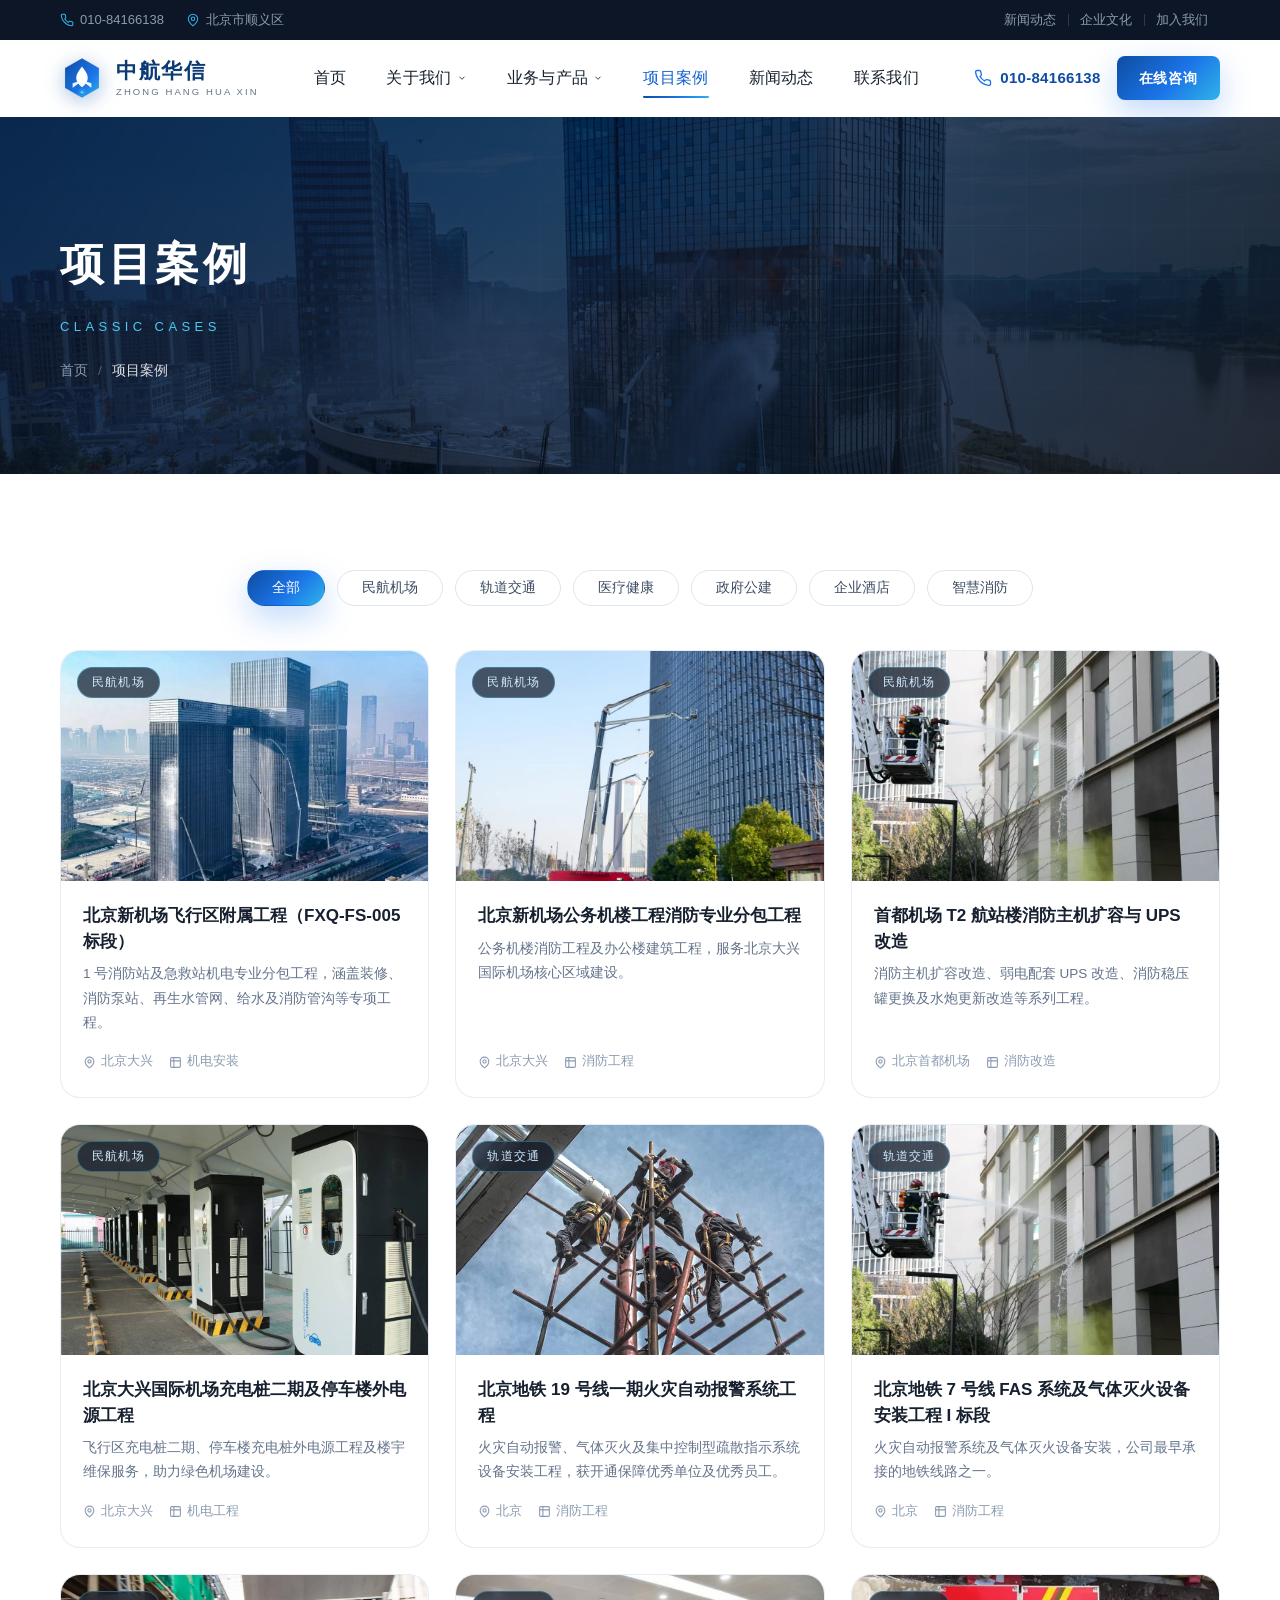
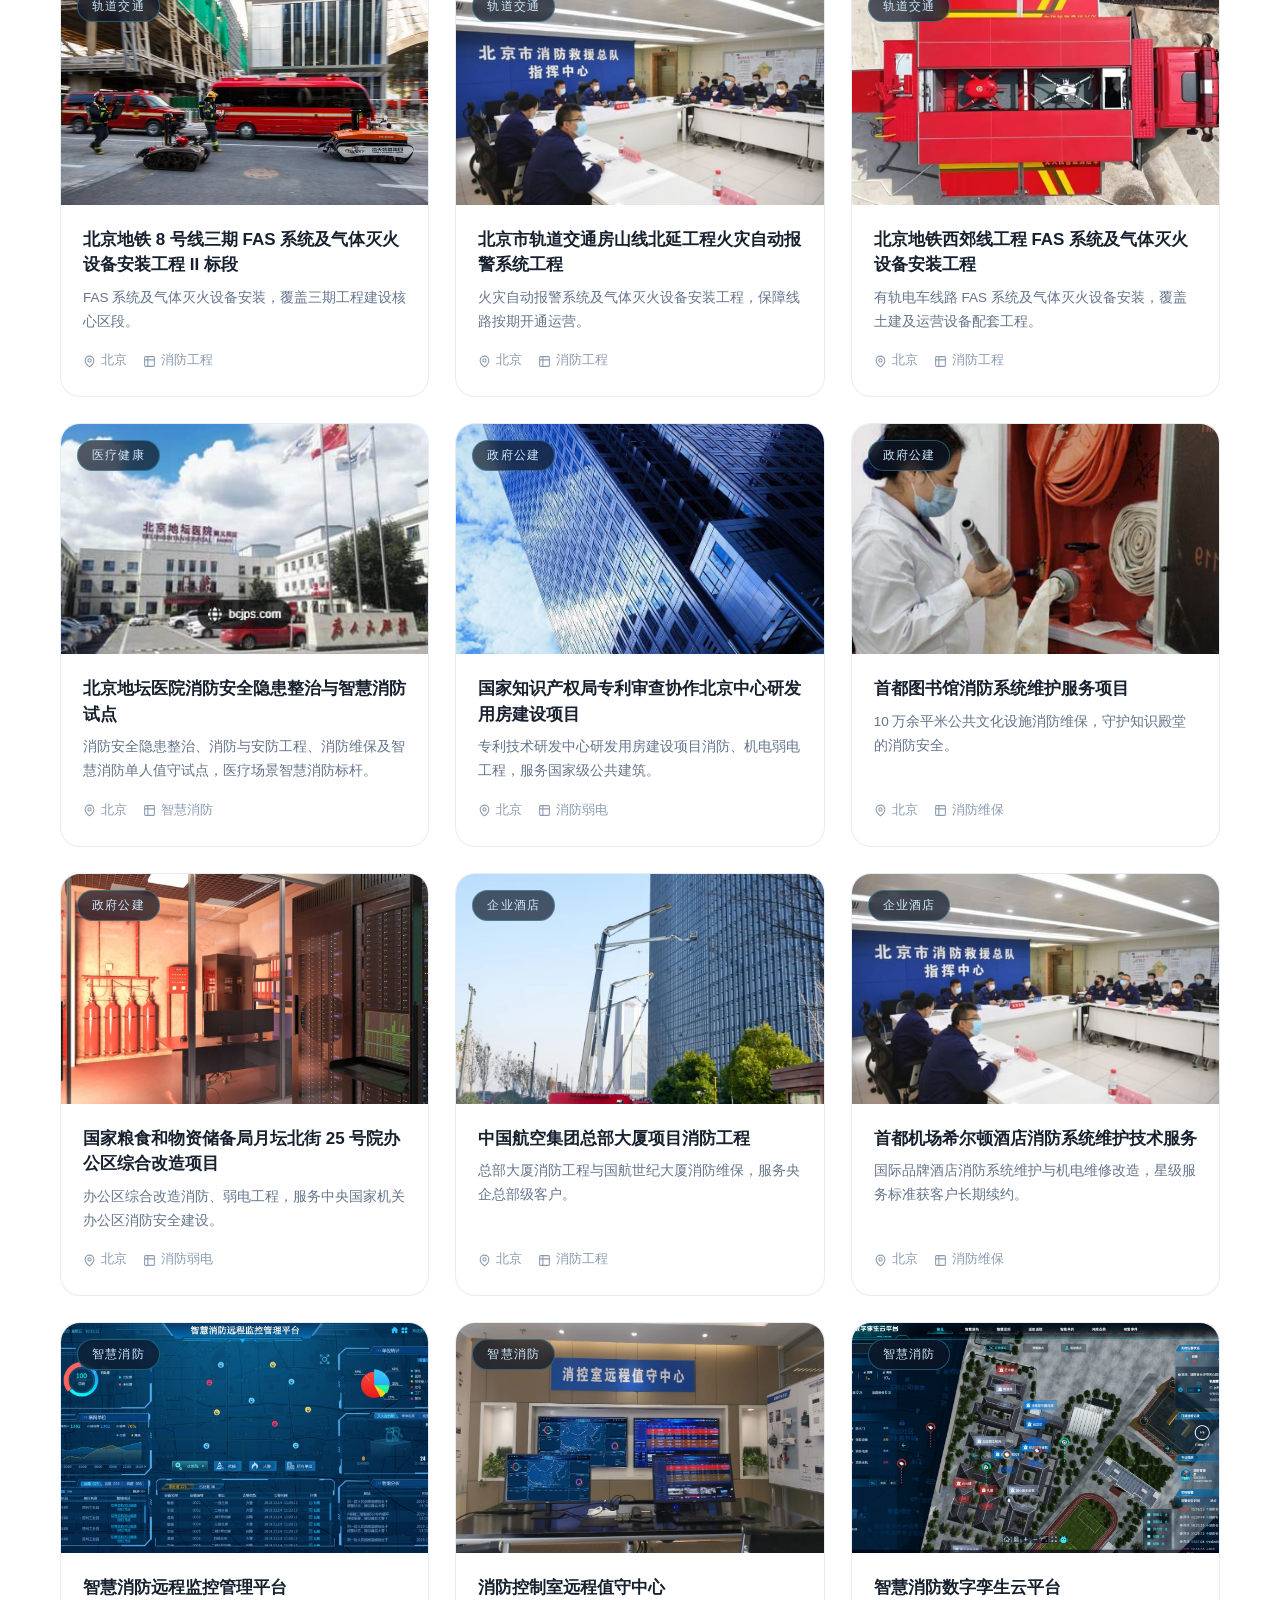
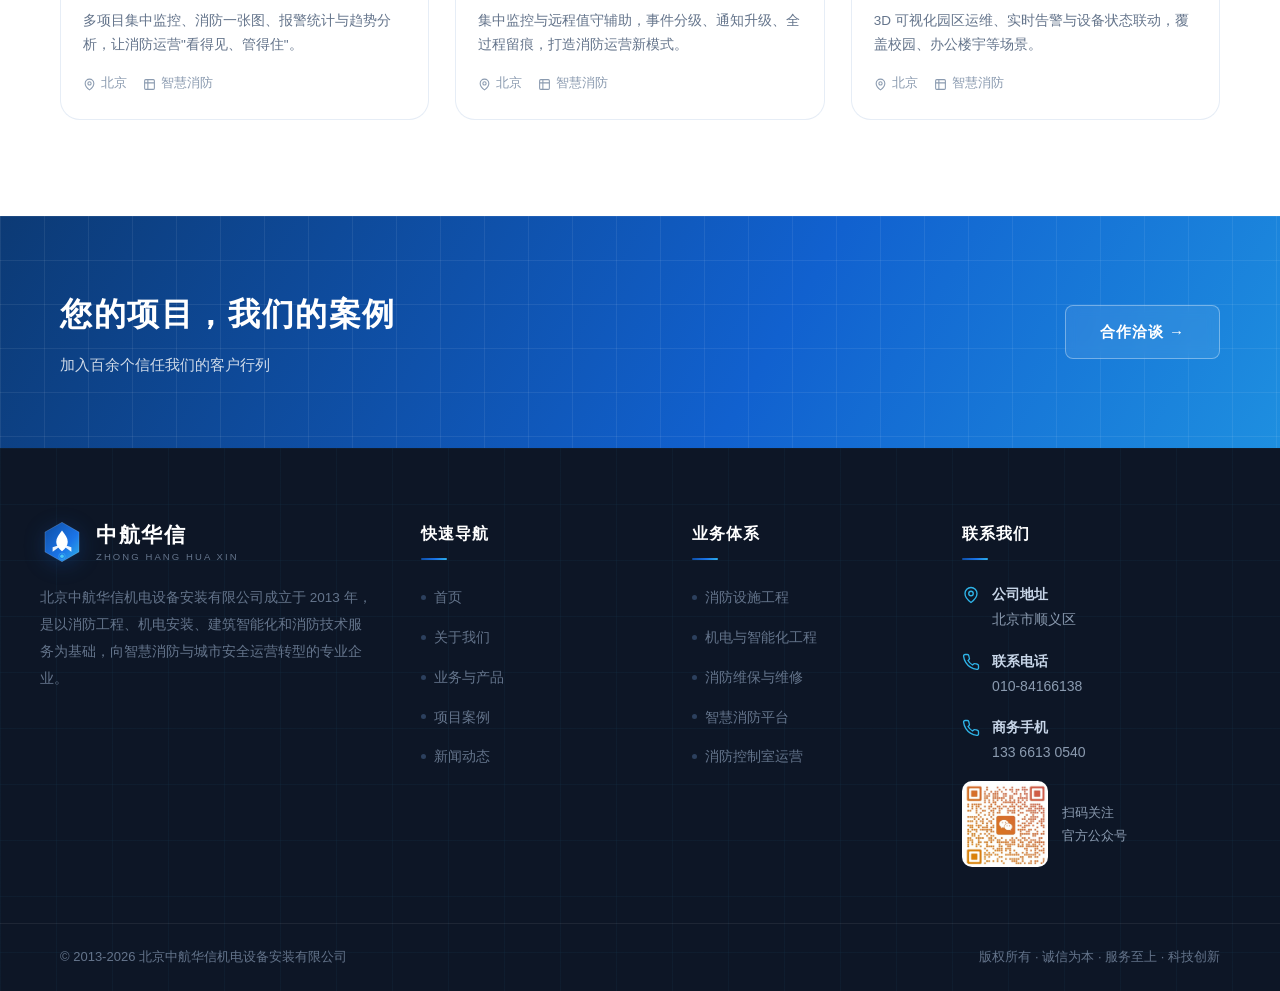
<file: cases.html>
<!DOCTYPE html>
<html lang="zh-CN">
<head>
<meta charset="UTF-8">
<meta name="viewport" content="width=device-width, initial-scale=1.0">
<title>项目案例 - 北京中航华信机电设备安装有限公司</title>
<meta name="description" content="北京中航华信代表项目案例：北京大兴国际机场、北京地铁7/8/19号线、地坛医院、国家知识产权局、中国航空集团总部大厦等100余个消防、机电与智慧消防项目。">
<meta name="keywords" content="中航华信,消防工程,机电安装,智慧消防,消防维保,华信消防管家,城市安全运营">
<link rel="icon" type="image/svg+xml" href="assets/img/favicon.svg">
<link rel="stylesheet" href="assets/css/style.css">
<noscript><style>.reveal{opacity:1;transform:none}</style></noscript>
</head>
<!-- ============ 顶部条 ============ -->
<div class="topbar">
  <div class="container">
    <div class="tb-left">
      <span><svg viewBox="0 0 24 24" fill="none" stroke-width="1.8"><path d="M22 16.9v3a2 2 0 0 1-2.2 2 19.8 19.8 0 0 1-8.6-3.1 19.5 19.5 0 0 1-6-6A19.8 19.8 0 0 1 2.1 4.2 2 2 0 0 1 4.1 2h3a2 2 0 0 1 2 1.7c.1 1 .4 2 .7 2.9a2 2 0 0 1-.4 2.1L8.1 10a16 16 0 0 0 6 6l1.3-1.3a2 2 0 0 1 2.1-.4c.9.3 1.9.6 2.9.7a2 2 0 0 1 1.6 2z"/></svg> 010-84166138</span>
      <span><svg viewBox="0 0 24 24" fill="none" stroke-width="1.8"><path d="M20 10c0 6-8 12-8 12S4 16 4 10a8 8 0 0 1 16 0z"/><circle cx="12" cy="10" r="3"/></svg> 北京市顺义区</span>
    </div>
    <div class="tb-right">
      <a href="news.html">新闻动态</a>
      <a href="about.html#culture">企业文化</a>
      <a href="contact.html">加入我们</a>
    </div>
  </div>
</div>

<!-- ============ 头部导航 ============ -->
<header class="header">
  <div class="container header-inner">
    <a class="logo" href="index.html">
      <img class="mark" src="assets/img/logo.svg" alt="中航华信">
      <span class="logo-text">
        <span class="zh">中航华信</span>
        <span class="en">ZHONG HANG HUA XIN</span>
      </span>
    </a>
    <ul class="nav">
      <li><a href="index.html">首页</a></li>
      <li class="has-sub">
        <a href="about.html">关于我们 <svg class="caret" viewBox="0 0 24 24" fill="none" stroke-width="2"><path d="M6 9l6 6 6-6"/></svg></a>
        <div class="dropdown">
          <a href="about.html#intro">公司简介</a>
          <a href="about.html#history">发展历程</a>
          <a href="about.html#team">核心团队</a>
          <a href="about.html#culture">企业文化</a>
          <a href="about.html#honor">资质荣誉</a>
        </div>
      </li>
      <li class="has-sub">
        <a href="business.html">业务与产品 <svg class="caret" viewBox="0 0 24 24" fill="none" stroke-width="2"><path d="M6 9l6 6 6-6"/></svg></a>
        <div class="dropdown">
          <a href="business.html#fire">消防设施工程</a>
          <a href="business.html#me">机电与智能化</a>
          <a href="business.html#deco">建筑与装修改造</a>
          <a href="business.html#maintain">消防维保与维修</a>
          <a href="business.html#platform">智慧消防平台</a>
          <a href="business.html#ops">消防控制室运营</a>
        </div>
      </li>
      <li class="active"><a href="cases.html">项目案例</a></li>
      <li><a href="news.html">新闻动态</a></li>
      <li><a href="contact.html">联系我们</a></li>
    </ul>
    <div class="header-cta">
      <a class="tel" href="tel:01084166138">
        <svg viewBox="0 0 24 24" fill="none" stroke-width="1.8"><path d="M22 16.9v3a2 2 0 0 1-2.2 2 19.8 19.8 0 0 1-8.6-3.1 19.5 19.5 0 0 1-6-6A19.8 19.8 0 0 1 2.1 4.2 2 2 0 0 1 4.1 2h3a2 2 0 0 1 2 1.7c.1 1 .4 2 .7 2.9a2 2 0 0 1-.4 2.1L8.1 10a16 16 0 0 0 6 6l1.3-1.3a2 2 0 0 1 2.1-.4c.9.3 1.9.6 2.9.7a2 2 0 0 1 1.6 2z"/></svg>
        010-84166138
      </a>
      <a class="btn btn-primary" href="contact.html">在线咨询</a>
      <button class="hamburger" aria-label="打开菜单"><span></span><span></span><span></span></button>
    </div>
  </div>
</header>

<!-- ============ 子页横幅 ============ -->
<section class="page-hero">
  <div class="container">
    <h1>项目案例</h1>
    <div class="ph-en">Classic Cases</div>
    <div class="breadcrumb">
      <a href="index.html">首页</a><span class="sep">/</span><span class="cur">项目案例</span>
    </div>
  </div>
</section>

<!-- ============ 案例列表 ============ -->
<section class="sec">
  <div class="container">
    <div class="filter-bar reveal">
      <button class="filter-chip active" data-filter="all">全部</button>
      <button class="filter-chip" data-filter="airport">民航机场</button>
      <button class="filter-chip" data-filter="metro">轨道交通</button>
      <button class="filter-chip" data-filter="medical">医疗健康</button>
      <button class="filter-chip" data-filter="public">政府公建</button>
      <button class="filter-chip" data-filter="corp">企业酒店</button>
      <button class="filter-chip" data-filter="smart">智慧消防</button>
    </div>
    <div class="grid-3">
      <div class="case-card reveal" data-cat="airport">
        <div class="cc-media"><span class="cc-cat">民航机场</span><img src="assets/img/hero4.jpg" alt="北京新机场飞行区附属工程"></div>
        <div class="cc-body">
          <h3>北京新机场飞行区附属工程（FXQ-FS-005 标段）</h3>
          <p>1 号消防站及急救站机电专业分包工程，涵盖装修、消防泵站、再生水管网、给水及消防管沟等专项工程。</p>
          <div class="cc-meta"><span><svg viewBox="0 0 24 24" fill="none" stroke-width="2"><path d="M20 10c0 6-8 12-8 12S4 16 4 10a8 8 0 0 1 16 0z"/><circle cx="12" cy="10" r="3"/></svg>北京大兴</span><span><svg viewBox="0 0 24 24" fill="none" stroke-width="2"><rect x="3" y="3" width="18" height="18" rx="2"/><path d="M3 9h18M9 3v18"/></svg>机电安装</span></div>
        </div>
      </div>
      <div class="case-card reveal" data-cat="airport" data-delay="1">
        <div class="cc-media"><span class="cc-cat">民航机场</span><img src="assets/img/case_fire.jpg" alt="北京新机场公务机楼消防工程"></div>
        <div class="cc-body">
          <h3>北京新机场公务机楼工程消防专业分包工程</h3>
          <p>公务机楼消防工程及办公楼建筑工程，服务北京大兴国际机场核心区域建设。</p>
          <div class="cc-meta"><span><svg viewBox="0 0 24 24" fill="none" stroke-width="2"><path d="M20 10c0 6-8 12-8 12S4 16 4 10a8 8 0 0 1 16 0z"/><circle cx="12" cy="10" r="3"/></svg>北京大兴</span><span><svg viewBox="0 0 24 24" fill="none" stroke-width="2"><rect x="3" y="3" width="18" height="18" rx="2"/><path d="M3 9h18M9 3v18"/></svg>消防工程</span></div>
        </div>
      </div>
      <div class="case-card reveal" data-cat="airport" data-delay="2">
        <div class="cc-media"><span class="cc-cat">民航机场</span><img src="assets/img/case_water.jpg" alt="首都机场T2消防主机扩容"></div>
        <div class="cc-body">
          <h3>首都机场 T2 航站楼消防主机扩容与 UPS 改造</h3>
          <p>消防主机扩容改造、弱电配套 UPS 改造、消防稳压罐更换及水炮更新改造等系列工程。</p>
          <div class="cc-meta"><span><svg viewBox="0 0 24 24" fill="none" stroke-width="2"><path d="M20 10c0 6-8 12-8 12S4 16 4 10a8 8 0 0 1 16 0z"/><circle cx="12" cy="10" r="3"/></svg>北京首都机场</span><span><svg viewBox="0 0 24 24" fill="none" stroke-width="2"><rect x="3" y="3" width="18" height="18" rx="2"/><path d="M3 9h18M9 3v18"/></svg>消防改造</span></div>
        </div>
      </div>
      <div class="case-card reveal" data-cat="airport">
        <div class="cc-media"><span class="cc-cat">民航机场</span><img src="assets/img/case_charger.jpg" alt="大兴机场充电桩项目"></div>
        <div class="cc-body">
          <h3>北京大兴国际机场充电桩二期及停车楼外电源工程</h3>
          <p>飞行区充电桩二期、停车楼充电桩外电源工程及楼宇维保服务，助力绿色机场建设。</p>
          <div class="cc-meta"><span><svg viewBox="0 0 24 24" fill="none" stroke-width="2"><path d="M20 10c0 6-8 12-8 12S4 16 4 10a8 8 0 0 1 16 0z"/><circle cx="12" cy="10" r="3"/></svg>北京大兴</span><span><svg viewBox="0 0 24 24" fill="none" stroke-width="2"><rect x="3" y="3" width="18" height="18" rx="2"/><path d="M3 9h18M9 3v18"/></svg>机电工程</span></div>
        </div>
      </div>
      <div class="case-card reveal" data-cat="metro" data-delay="1">
        <div class="cc-media"><span class="cc-cat">轨道交通</span><img src="assets/img/case_height.jpg" alt="北京地铁19号线"></div>
        <div class="cc-body">
          <h3>北京地铁 19 号线一期火灾自动报警系统工程</h3>
          <p>火灾自动报警、气体灭火及集中控制型疏散指示系统设备安装工程，获开通保障优秀单位及优秀员工。</p>
          <div class="cc-meta"><span><svg viewBox="0 0 24 24" fill="none" stroke-width="2"><path d="M20 10c0 6-8 12-8 12S4 16 4 10a8 8 0 0 1 16 0z"/><circle cx="12" cy="10" r="3"/></svg>北京</span><span><svg viewBox="0 0 24 24" fill="none" stroke-width="2"><rect x="3" y="3" width="18" height="18" rx="2"/><path d="M3 9h18M9 3v18"/></svg>消防工程</span></div>
        </div>
      </div>
      <div class="case-card reveal" data-cat="metro" data-delay="2">
        <div class="cc-media"><span class="cc-cat">轨道交通</span><img src="assets/img/case_water.jpg" alt="北京地铁7号线"></div>
        <div class="cc-body">
          <h3>北京地铁 7 号线 FAS 系统及气体灭火设备安装工程 I 标段</h3>
          <p>火灾自动报警系统及气体灭火设备安装，公司最早承接的地铁线路之一。</p>
          <div class="cc-meta"><span><svg viewBox="0 0 24 24" fill="none" stroke-width="2"><path d="M20 10c0 6-8 12-8 12S4 16 4 10a8 8 0 0 1 16 0z"/><circle cx="12" cy="10" r="3"/></svg>北京</span><span><svg viewBox="0 0 24 24" fill="none" stroke-width="2"><rect x="3" y="3" width="18" height="18" rx="2"/><path d="M3 9h18M9 3v18"/></svg>消防工程</span></div>
        </div>
      </div>
      <div class="case-card reveal" data-cat="metro">
        <div class="cc-media"><span class="cc-cat">轨道交通</span><img src="assets/img/case_robot.jpg" alt="北京地铁8号线"></div>
        <div class="cc-body">
          <h3>北京地铁 8 号线三期 FAS 系统及气体灭火设备安装工程 II 标段</h3>
          <p>FAS 系统及气体灭火设备安装，覆盖三期工程建设核心区段。</p>
          <div class="cc-meta"><span><svg viewBox="0 0 24 24" fill="none" stroke-width="2"><path d="M20 10c0 6-8 12-8 12S4 16 4 10a8 8 0 0 1 16 0z"/><circle cx="12" cy="10" r="3"/></svg>北京</span><span><svg viewBox="0 0 24 24" fill="none" stroke-width="2"><rect x="3" y="3" width="18" height="18" rx="2"/><path d="M3 9h18M9 3v18"/></svg>消防工程</span></div>
        </div>
      </div>
      <div class="case-card reveal" data-cat="metro" data-delay="1">
        <div class="cc-media"><span class="cc-cat">轨道交通</span><img src="assets/img/case_meeting.jpg" alt="房山线北延"></div>
        <div class="cc-body">
          <h3>北京市轨道交通房山线北延工程火灾自动报警系统工程</h3>
          <p>火灾自动报警系统及气体灭火设备安装工程，保障线路按期开通运营。</p>
          <div class="cc-meta"><span><svg viewBox="0 0 24 24" fill="none" stroke-width="2"><path d="M20 10c0 6-8 12-8 12S4 16 4 10a8 8 0 0 1 16 0z"/><circle cx="12" cy="10" r="3"/></svg>北京</span><span><svg viewBox="0 0 24 24" fill="none" stroke-width="2"><rect x="3" y="3" width="18" height="18" rx="2"/><path d="M3 9h18M9 3v18"/></svg>消防工程</span></div>
        </div>
      </div>
      <div class="case-card reveal" data-cat="metro" data-delay="2">
        <div class="cc-media"><span class="cc-cat">轨道交通</span><img src="assets/img/case_uav.jpg" alt="北京地铁西郊线"></div>
        <div class="cc-body">
          <h3>北京地铁西郊线工程 FAS 系统及气体灭火设备安装工程</h3>
          <p>有轨电车线路 FAS 系统及气体灭火设备安装，覆盖土建及运营设备配套工程。</p>
          <div class="cc-meta"><span><svg viewBox="0 0 24 24" fill="none" stroke-width="2"><path d="M20 10c0 6-8 12-8 12S4 16 4 10a8 8 0 0 1 16 0z"/><circle cx="12" cy="10" r="3"/></svg>北京</span><span><svg viewBox="0 0 24 24" fill="none" stroke-width="2"><rect x="3" y="3" width="18" height="18" rx="2"/><path d="M3 9h18M9 3v18"/></svg>消防工程</span></div>
        </div>
      </div>
      <div class="case-card reveal" data-cat="medical" data-delay="2">
        <div class="cc-media"><span class="cc-cat">医疗健康</span><img src="assets/img/case_hospital.jpg" alt="地坛医院"></div>
        <div class="cc-body">
          <h3>北京地坛医院消防安全隐患整治与智慧消防试点</h3>
          <p>消防安全隐患整治、消防与安防工程、消防维保及智慧消防单人值守试点，医疗场景智慧消防标杆。</p>
          <div class="cc-meta"><span><svg viewBox="0 0 24 24" fill="none" stroke-width="2"><path d="M20 10c0 6-8 12-8 12S4 16 4 10a8 8 0 0 1 16 0z"/><circle cx="12" cy="10" r="3"/></svg>北京</span><span><svg viewBox="0 0 24 24" fill="none" stroke-width="2"><rect x="3" y="3" width="18" height="18" rx="2"/><path d="M3 9h18M9 3v18"/></svg>智慧消防</span></div>
        </div>
      </div>
      <div class="case-card reveal" data-cat="public">
        <div class="cc-media"><span class="cc-cat">政府公建</span><img src="assets/img/case_tower.jpg" alt="国家知识产权局"></div>
        <div class="cc-body">
          <h3>国家知识产权局专利审查协作北京中心研发用房建设项目</h3>
          <p>专利技术研发中心研发用房建设项目消防、机电弱电工程，服务国家级公共建筑。</p>
          <div class="cc-meta"><span><svg viewBox="0 0 24 24" fill="none" stroke-width="2"><path d="M20 10c0 6-8 12-8 12S4 16 4 10a8 8 0 0 1 16 0z"/><circle cx="12" cy="10" r="3"/></svg>北京</span><span><svg viewBox="0 0 24 24" fill="none" stroke-width="2"><rect x="3" y="3" width="18" height="18" rx="2"/><path d="M3 9h18M9 3v18"/></svg>消防弱电</span></div>
        </div>
      </div>
      <div class="case-card reveal" data-cat="public" data-delay="1">
        <div class="cc-media"><span class="cc-cat">政府公建</span><img src="assets/img/case_inspect.jpg" alt="首都图书馆"></div>
        <div class="cc-body">
          <h3>首都图书馆消防系统维护服务项目</h3>
          <p>10 万余平米公共文化设施消防维保，守护知识殿堂的消防安全。</p>
          <div class="cc-meta"><span><svg viewBox="0 0 24 24" fill="none" stroke-width="2"><path d="M20 10c0 6-8 12-8 12S4 16 4 10a8 8 0 0 1 16 0z"/><circle cx="12" cy="10" r="3"/></svg>北京</span><span><svg viewBox="0 0 24 24" fill="none" stroke-width="2"><rect x="3" y="3" width="18" height="18" rx="2"/><path d="M3 9h18M9 3v18"/></svg>消防维保</span></div>
        </div>
      </div>
      <div class="case-card reveal" data-cat="public" data-delay="2">
        <div class="cc-media"><span class="cc-cat">政府公建</span><img src="assets/img/platform_gas.jpg" alt="国家粮食和物资储备局"></div>
        <div class="cc-body">
          <h3>国家粮食和物资储备局月坛北街 25 号院办公区综合改造项目</h3>
          <p>办公区综合改造消防、弱电工程，服务中央国家机关办公区消防安全建设。</p>
          <div class="cc-meta"><span><svg viewBox="0 0 24 24" fill="none" stroke-width="2"><path d="M20 10c0 6-8 12-8 12S4 16 4 10a8 8 0 0 1 16 0z"/><circle cx="12" cy="10" r="3"/></svg>北京</span><span><svg viewBox="0 0 24 24" fill="none" stroke-width="2"><rect x="3" y="3" width="18" height="18" rx="2"/><path d="M3 9h18M9 3v18"/></svg>消防弱电</span></div>
        </div>
      </div>
      <div class="case-card reveal" data-cat="corp" data-delay="2">
        <div class="cc-media"><span class="cc-cat">企业酒店</span><img src="assets/img/case_fire.jpg" alt="中国航空集团总部大厦"></div>
        <div class="cc-body">
          <h3>中国航空集团总部大厦项目消防工程</h3>
          <p>总部大厦消防工程与国航世纪大厦消防维保，服务央企总部级客户。</p>
          <div class="cc-meta"><span><svg viewBox="0 0 24 24" fill="none" stroke-width="2"><path d="M20 10c0 6-8 12-8 12S4 16 4 10a8 8 0 0 1 16 0z"/><circle cx="12" cy="10" r="3"/></svg>北京</span><span><svg viewBox="0 0 24 24" fill="none" stroke-width="2"><rect x="3" y="3" width="18" height="18" rx="2"/><path d="M3 9h18M9 3v18"/></svg>消防工程</span></div>
        </div>
      </div>
      <div class="case-card reveal" data-cat="corp">
        <div class="cc-media"><span class="cc-cat">企业酒店</span><img src="assets/img/case_meeting.jpg" alt="希尔顿酒店消防维保"></div>
        <div class="cc-body">
          <h3>首都机场希尔顿酒店消防系统维护技术服务</h3>
          <p>国际品牌酒店消防系统维护与机电维修改造，星级服务标准获客户长期续约。</p>
          <div class="cc-meta"><span><svg viewBox="0 0 24 24" fill="none" stroke-width="2"><path d="M20 10c0 6-8 12-8 12S4 16 4 10a8 8 0 0 1 16 0z"/><circle cx="12" cy="10" r="3"/></svg>北京</span><span><svg viewBox="0 0 24 24" fill="none" stroke-width="2"><rect x="3" y="3" width="18" height="18" rx="2"/><path d="M3 9h18M9 3v18"/></svg>消防维保</span></div>
        </div>
      </div>
      <div class="case-card reveal" data-cat="smart" data-delay="1">
        <div class="cc-media"><span class="cc-cat">智慧消防</span><img src="assets/img/platform_map.jpg" alt="智慧消防远程监控平台"></div>
        <div class="cc-body">
          <h3>智慧消防远程监控管理平台</h3>
          <p>多项目集中监控、消防一张图、报警统计与趋势分析，让消防运营"看得见、管得住"。</p>
          <div class="cc-meta"><span><svg viewBox="0 0 24 24" fill="none" stroke-width="2"><path d="M20 10c0 6-8 12-8 12S4 16 4 10a8 8 0 0 1 16 0z"/><circle cx="12" cy="10" r="3"/></svg>北京</span><span><svg viewBox="0 0 24 24" fill="none" stroke-width="2"><rect x="3" y="3" width="18" height="18" rx="2"/><path d="M3 9h18M9 3v18"/></svg>智慧消防</span></div>
        </div>
      </div>
      <div class="case-card reveal" data-cat="smart" data-delay="2">
        <div class="cc-media"><span class="cc-cat">智慧消防</span><img src="assets/img/case_center.jpg" alt="消防控制室远程值守中心"></div>
        <div class="cc-body">
          <h3>消防控制室远程值守中心</h3>
          <p>集中监控与远程值守辅助，事件分级、通知升级、全过程留痕，打造消防运营新模式。</p>
          <div class="cc-meta"><span><svg viewBox="0 0 24 24" fill="none" stroke-width="2"><path d="M20 10c0 6-8 12-8 12S4 16 4 10a8 8 0 0 1 16 0z"/><circle cx="12" cy="10" r="3"/></svg>北京</span><span><svg viewBox="0 0 24 24" fill="none" stroke-width="2"><rect x="3" y="3" width="18" height="18" rx="2"/><path d="M3 9h18M9 3v18"/></svg>智慧消防</span></div>
        </div>
      </div>
      <div class="case-card reveal" data-cat="smart">
        <div class="cc-media"><span class="cc-cat">智慧消防</span><img src="assets/img/platform_twin.jpg" alt="数字孪生平台"></div>
        <div class="cc-body">
          <h3>智慧消防数字孪生云平台</h3>
          <p>3D 可视化园区运维、实时告警与设备状态联动，覆盖校园、办公楼宇等场景。</p>
          <div class="cc-meta"><span><svg viewBox="0 0 24 24" fill="none" stroke-width="2"><path d="M20 10c0 6-8 12-8 12S4 16 4 10a8 8 0 0 1 16 0z"/><circle cx="12" cy="10" r="3"/></svg>北京</span><span><svg viewBox="0 0 24 24" fill="none" stroke-width="2"><rect x="3" y="3" width="18" height="18" rx="2"/><path d="M3 9h18M9 3v18"/></svg>智慧消防</span></div>
        </div>
      </div>
    </div>
  </div>
</section>

<!-- ============ CTA ============ -->
<section class="cta-band">
  <div class="container">
    <div class="reveal">
      <h2>您的项目，我们的案例</h2>
      <p>加入百余个信任我们的客户行列</p>
    </div>
    <a class="btn btn-ghost reveal" data-delay="1" href="contact.html">合作洽谈 →</a>
  </div>
</section>

<!-- ============ 页脚 ============ -->
<footer class="footer">
  <div class="container footer-main">
    <div class="f-about">
      <a class="logo" href="index.html">
        <img class="mark" src="assets/img/logo.svg" alt="中航华信">
        <span class="logo-text">
          <span class="zh">中航华信</span>
          <span class="en">ZHONG HANG HUA XIN</span>
        </span>
      </a>
      <p>北京中航华信机电设备安装有限公司成立于 2013 年，是以消防工程、机电安装、建筑智能化和消防技术服务为基础，向智慧消防与城市安全运营转型的专业企业。</p>
    </div>
    <div>
      <h4>快速导航</h4>
      <ul class="f-links">
        <li><a href="index.html">首页</a></li>
        <li><a href="about.html">关于我们</a></li>
        <li><a href="business.html">业务与产品</a></li>
        <li><a href="cases.html">项目案例</a></li>
        <li><a href="news.html">新闻动态</a></li>
      </ul>
    </div>
    <div>
      <h4>业务体系</h4>
      <ul class="f-links">
        <li><a href="business.html#fire">消防设施工程</a></li>
        <li><a href="business.html#me">机电与智能化工程</a></li>
        <li><a href="business.html#maintain">消防维保与维修</a></li>
        <li><a href="business.html#platform">智慧消防平台</a></li>
        <li><a href="business.html#ops">消防控制室运营</a></li>
      </ul>
    </div>
    <div>
      <h4>联系我们</h4>
      <ul class="f-contact">
        <li><svg viewBox="0 0 24 24" fill="none" stroke-width="1.8"><path d="M20 10c0 6-8 12-8 12S4 16 4 10a8 8 0 0 1 16 0z"/><circle cx="12" cy="10" r="3"/></svg><span><b>公司地址</b>北京市顺义区</span></li>
        <li><svg viewBox="0 0 24 24" fill="none" stroke-width="1.8"><path d="M22 16.9v3a2 2 0 0 1-2.2 2 19.8 19.8 0 0 1-8.6-3.1 19.5 19.5 0 0 1-6-6A19.8 19.8 0 0 1 2.1 4.2 2 2 0 0 1 4.1 2h3a2 2 0 0 1 2 1.7c.1 1 .4 2 .7 2.9a2 2 0 0 1-.4 2.1L8.1 10a16 16 0 0 0 6 6l1.3-1.3a2 2 0 0 1 2.1-.4c.9.3 1.9.6 2.9.7a2 2 0 0 1 1.6 2z"/></svg><span><b>联系电话</b>010-84166138</span></li>
        <li><svg viewBox="0 0 24 24" fill="none" stroke-width="1.8"><path d="M22 16.9v3a2 2 0 0 1-2.2 2 19.8 19.8 0 0 1-8.6-3.1 19.5 19.5 0 0 1-6-6A19.8 19.8 0 0 1 2.1 4.2 2 2 0 0 1 4.1 2h3a2 2 0 0 1 2 1.7c.1 1 .4 2 .7 2.9a2 2 0 0 1-.4 2.1L8.1 10a16 16 0 0 0 6 6l1.3-1.3a2 2 0 0 1 2.1-.4c.9.3 1.9.6 2.9.7a2 2 0 0 1 1.6 2z"/></svg><span><b>商务手机</b>133 6613 0540</span></li>
      </ul>
      <div style="display:flex;gap:14px;align-items:center;margin-top:10px">
        <img class="f-qr" src="assets/img/qr_wechat.jpg" alt="微信公众号">
        <span style="font-size:13px;color:var(--slate-400);line-height:1.8">扫码关注<br>官方公众号</span>
      </div>
    </div>
  </div>
  <div class="footer-bar">
    <div class="container">
      <span>© 2013-<span class="year-now">2026</span> 北京中航华信机电设备安装有限公司</span>
      <span>版权所有 · 诚信为本 · 服务至上 · 科技创新</span>
    </div>
  </div>
</footer>

<button class="back-top" aria-label="回到顶部"><svg viewBox="0 0 24 24" fill="none" stroke-width="2"><path d="M12 19V5M5 12l7-7 7 7"/></svg></button>

<script src="assets/js/main.js"></script>
</body>
</html>
</file>
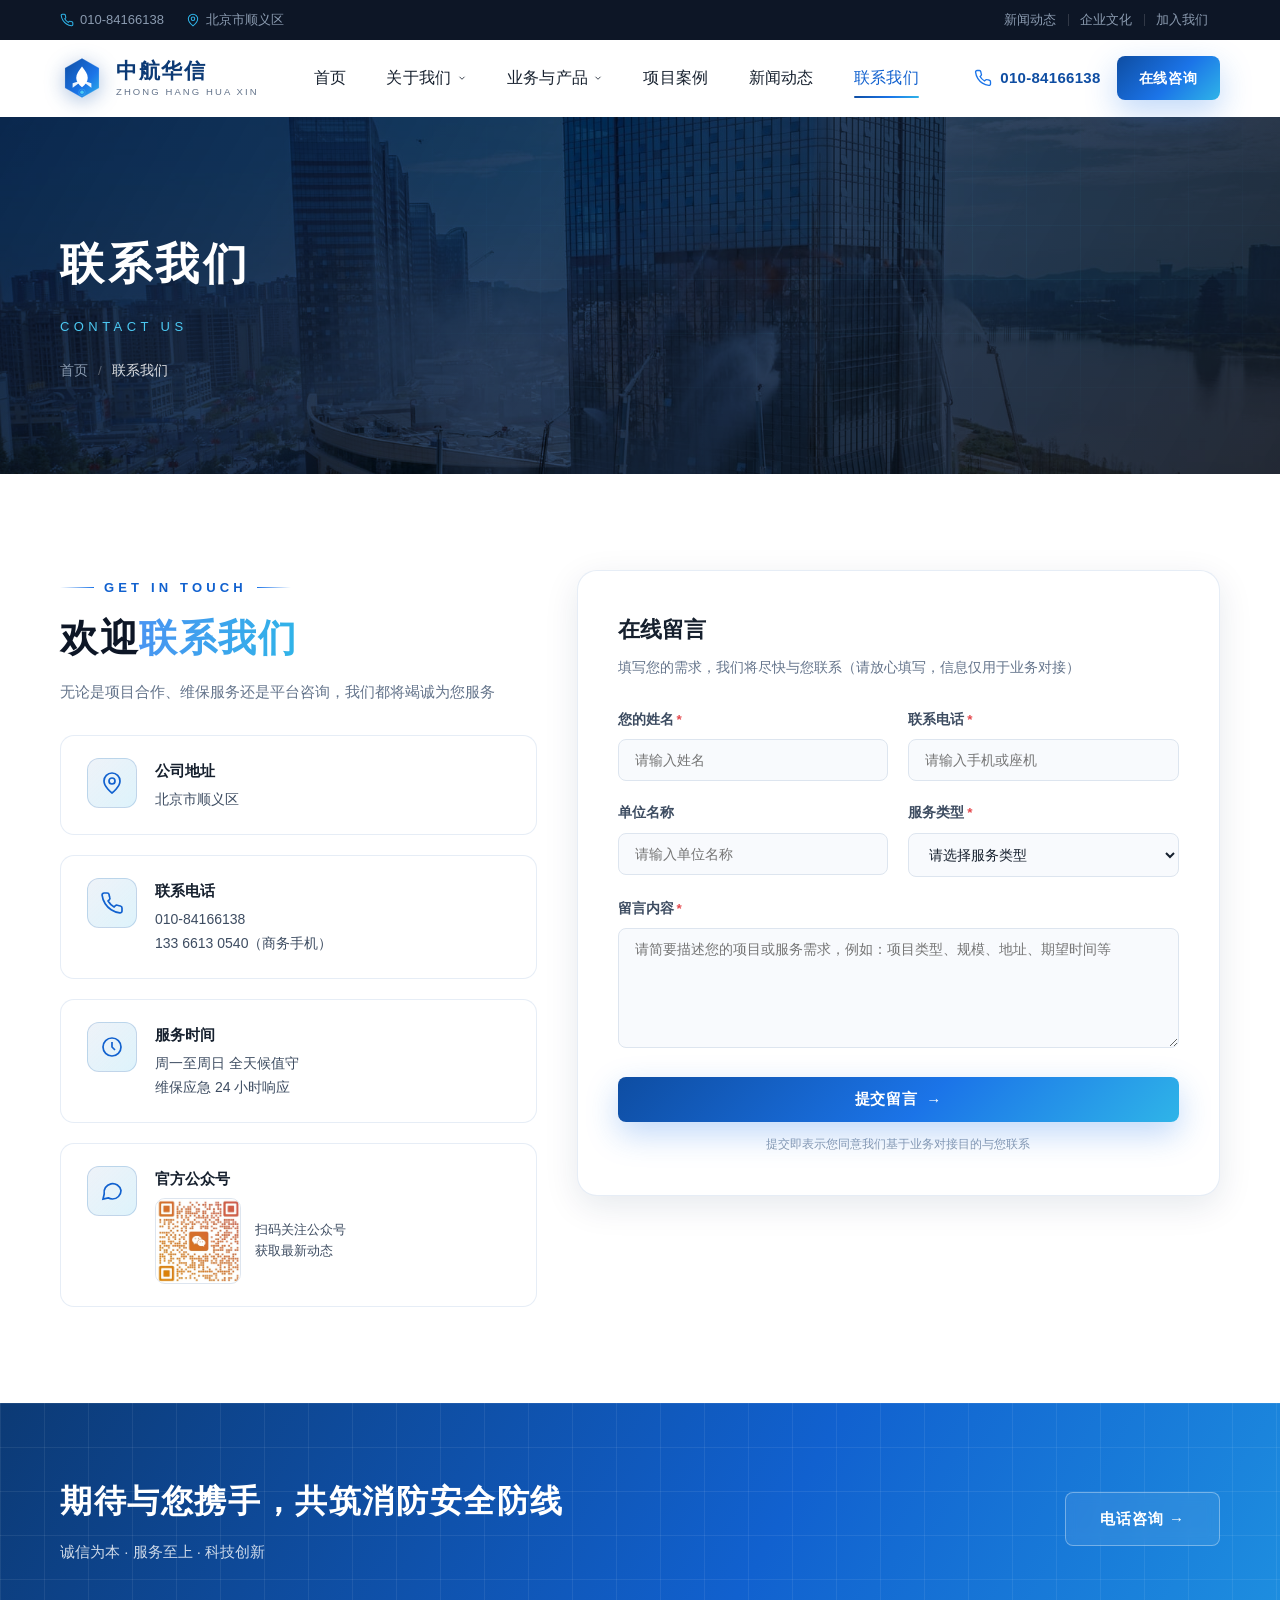
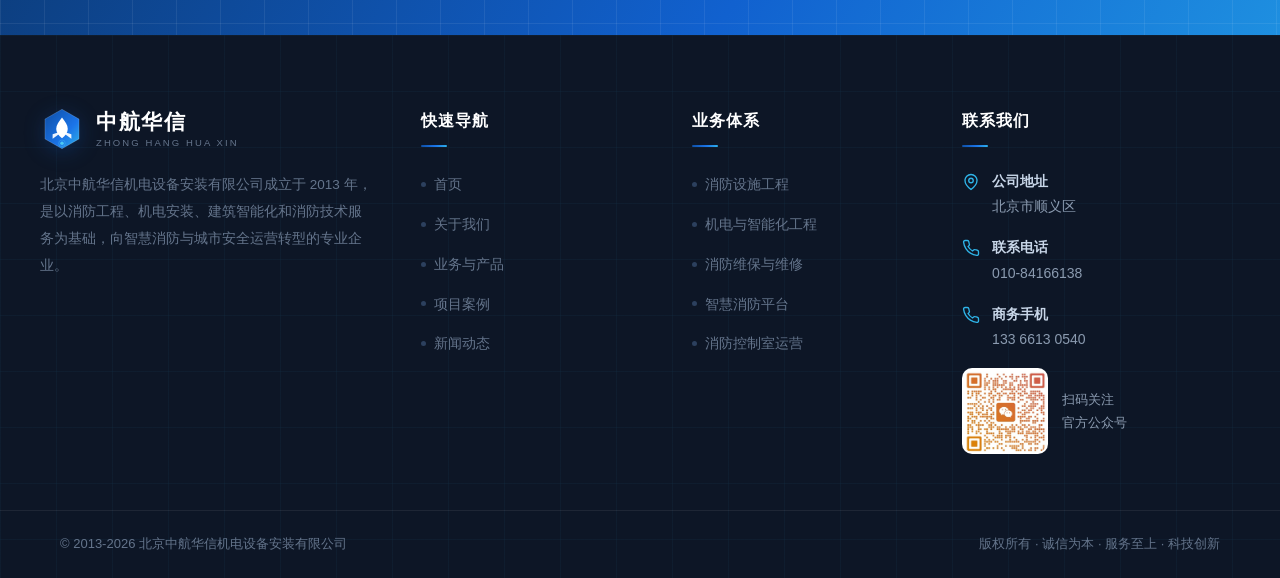
<file: contact.html>
<!DOCTYPE html>
<html lang="zh-CN">
<head>
<meta charset="UTF-8">
<meta name="viewport" content="width=device-width, initial-scale=1.0">
<title>联系我们 - 北京中航华信机电设备安装有限公司</title>
<meta name="description" content="联系北京中航华信：电话010-84166138，地址北京市顺义区。消防工程、机电安装、消防维保、智慧消防平台业务咨询与在线留言。">
<meta name="keywords" content="中航华信,消防工程,机电安装,智慧消防,消防维保,华信消防管家,城市安全运营">
<link rel="icon" type="image/svg+xml" href="assets/img/favicon.svg">
<link rel="stylesheet" href="assets/css/style.css">
<noscript><style>.reveal{opacity:1;transform:none}</style></noscript>
</head>
<!-- ============ 顶部条 ============ -->
<div class="topbar">
  <div class="container">
    <div class="tb-left">
      <span><svg viewBox="0 0 24 24" fill="none" stroke-width="1.8"><path d="M22 16.9v3a2 2 0 0 1-2.2 2 19.8 19.8 0 0 1-8.6-3.1 19.5 19.5 0 0 1-6-6A19.8 19.8 0 0 1 2.1 4.2 2 2 0 0 1 4.1 2h3a2 2 0 0 1 2 1.7c.1 1 .4 2 .7 2.9a2 2 0 0 1-.4 2.1L8.1 10a16 16 0 0 0 6 6l1.3-1.3a2 2 0 0 1 2.1-.4c.9.3 1.9.6 2.9.7a2 2 0 0 1 1.6 2z"/></svg> 010-84166138</span>
      <span><svg viewBox="0 0 24 24" fill="none" stroke-width="1.8"><path d="M20 10c0 6-8 12-8 12S4 16 4 10a8 8 0 0 1 16 0z"/><circle cx="12" cy="10" r="3"/></svg> 北京市顺义区</span>
    </div>
    <div class="tb-right">
      <a href="news.html">新闻动态</a>
      <a href="about.html#culture">企业文化</a>
      <a href="contact.html">加入我们</a>
    </div>
  </div>
</div>

<!-- ============ 头部导航 ============ -->
<header class="header">
  <div class="container header-inner">
    <a class="logo" href="index.html">
      <img class="mark" src="assets/img/logo.svg" alt="中航华信">
      <span class="logo-text">
        <span class="zh">中航华信</span>
        <span class="en">ZHONG HANG HUA XIN</span>
      </span>
    </a>
    <ul class="nav">
      <li><a href="index.html">首页</a></li>
      <li class="has-sub">
        <a href="about.html">关于我们 <svg class="caret" viewBox="0 0 24 24" fill="none" stroke-width="2"><path d="M6 9l6 6 6-6"/></svg></a>
        <div class="dropdown">
          <a href="about.html#intro">公司简介</a>
          <a href="about.html#history">发展历程</a>
          <a href="about.html#team">核心团队</a>
          <a href="about.html#culture">企业文化</a>
          <a href="about.html#honor">资质荣誉</a>
        </div>
      </li>
      <li class="has-sub">
        <a href="business.html">业务与产品 <svg class="caret" viewBox="0 0 24 24" fill="none" stroke-width="2"><path d="M6 9l6 6 6-6"/></svg></a>
        <div class="dropdown">
          <a href="business.html#fire">消防设施工程</a>
          <a href="business.html#me">机电与智能化</a>
          <a href="business.html#deco">建筑与装修改造</a>
          <a href="business.html#maintain">消防维保与维修</a>
          <a href="business.html#platform">智慧消防平台</a>
          <a href="business.html#ops">消防控制室运营</a>
        </div>
      </li>
      <li><a href="cases.html">项目案例</a></li>
      <li><a href="news.html">新闻动态</a></li>
      <li class="active"><a href="contact.html">联系我们</a></li>
    </ul>
    <div class="header-cta">
      <a class="tel" href="tel:01084166138">
        <svg viewBox="0 0 24 24" fill="none" stroke-width="1.8"><path d="M22 16.9v3a2 2 0 0 1-2.2 2 19.8 19.8 0 0 1-8.6-3.1 19.5 19.5 0 0 1-6-6A19.8 19.8 0 0 1 2.1 4.2 2 2 0 0 1 4.1 2h3a2 2 0 0 1 2 1.7c.1 1 .4 2 .7 2.9a2 2 0 0 1-.4 2.1L8.1 10a16 16 0 0 0 6 6l1.3-1.3a2 2 0 0 1 2.1-.4c.9.3 1.9.6 2.9.7a2 2 0 0 1 1.6 2z"/></svg>
        010-84166138
      </a>
      <a class="btn btn-primary" href="contact.html">在线咨询</a>
      <button class="hamburger" aria-label="打开菜单"><span></span><span></span><span></span></button>
    </div>
  </div>
</header>

<!-- ============ 子页横幅 ============ -->
<section class="page-hero">
  <div class="container">
    <h1>联系我们</h1>
    <div class="ph-en">Contact Us</div>
    <div class="breadcrumb">
      <a href="index.html">首页</a><span class="sep">/</span><span class="cur">联系我们</span>
    </div>
  </div>
</section>

<!-- ============ 联系方式 ============ -->
<section class="sec">
  <div class="container">
    <div class="contact-grid">
      <div class="reveal">
        <div class="sec-head left" style="margin-bottom:30px">
          <span class="kicker">Get In Touch</span>
          <h2>欢迎<em>联系我们</em></h2>
          <p class="sub">无论是项目合作、维保服务还是平台咨询，我们都将竭诚为您服务</p>
        </div>
        <div class="contact-cards">
          <div class="contact-card">
            <div class="cc-ico"><svg viewBox="0 0 24 24"><path d="M20 10c0 6-8 12-8 12S4 16 4 10a8 8 0 0 1 16 0z"/><circle cx="12" cy="10" r="3"/></svg></div>
            <div><h4>公司地址</h4><p>北京市顺义区</p></div>
          </div>
          <div class="contact-card">
            <div class="cc-ico"><svg viewBox="0 0 24 24"><path d="M22 16.9v3a2 2 0 0 1-2.2 2 19.8 19.8 0 0 1-8.6-3.1 19.5 19.5 0 0 1-6-6A19.8 19.8 0 0 1 2.1 4.2 2 2 0 0 1 4.1 2h3a2 2 0 0 1 2 1.7c.1 1 .4 2 .7 2.9a2 2 0 0 1-.4 2.1L8.1 10a16 16 0 0 0 6 6l1.3-1.3a2 2 0 0 1 2.1-.4c.9.3 1.9.6 2.9.7a2 2 0 0 1 1.6 2z"/></svg></div>
            <div><h4>联系电话</h4><p><a href="tel:01084166138">010-84166138</a><br><a href="tel:13366130540">133 6613 0540（商务手机）</a></p></div>
          </div>
          <div class="contact-card">
            <div class="cc-ico"><svg viewBox="0 0 24 24"><circle cx="12" cy="12" r="9"/><path d="M12 7v5l3 3"/></svg></div>
            <div><h4>服务时间</h4><p>周一至周日 全天候值守<br>维保应急 24 小时响应</p></div>
          </div>
          <div class="contact-card">
            <div class="cc-ico"><svg viewBox="0 0 24 24"><path d="M21 11.5a8.5 8.5 0 0 1-8.5 8.5c-1.6 0-3.1-.4-4.4-1.2L3 20l1.2-5.1A8.5 8.5 0 1 1 21 11.5z"/><path d="M8 11h.01M12 11h.01M16 11h.01"/></svg></div>
            <div>
              <h4>官方公众号</h4>
              <div style="display:flex;gap:14px;align-items:center;margin-top:6px">
                <img class="qr-img" src="assets/img/qr_wechat.jpg" alt="微信公众号二维码">
                <p style="font-size:12.5px">扫码关注公众号<br>获取最新动态</p>
              </div>
            </div>
          </div>
        </div>
      </div>
      <div class="contact-form reveal" data-delay="1">
        <h3>在线留言</h3>
        <p class="cf-sub">填写您的需求，我们将尽快与您联系（请放心填写，信息仅用于业务对接）</p>
        <form>
          <div class="form-row">
            <div class="form-group">
              <label>您的姓名<i>*</i></label>
              <input type="text" placeholder="请输入姓名" required>
            </div>
            <div class="form-group">
              <label>联系电话<i>*</i></label>
              <input type="tel" placeholder="请输入手机或座机" required>
            </div>
          </div>
          <div class="form-row">
            <div class="form-group">
              <label>单位名称</label>
              <input type="text" placeholder="请输入单位名称">
            </div>
            <div class="form-group">
              <label>服务类型<i>*</i></label>
              <select required>
                <option value="">请选择服务类型</option>
                <option>消防设施工程</option>
                <option>机电与智能化工程</option>
                <option>建筑与装修改造</option>
                <option>消防维保与维修</option>
                <option>智慧消防平台</option>
                <option>消防控制室运营</option>
                <option>其他合作</option>
              </select>
            </div>
          </div>
          <div class="form-group">
            <label>留言内容<i>*</i></label>
            <textarea placeholder="请简要描述您的项目或服务需求，例如：项目类型、规模、地址、期望时间等" required></textarea>
          </div>
          <button class="btn btn-primary form-submit" type="submit">提交留言 <span class="arrow">→</span></button>
          <p class="form-tip">提交即表示您同意我们基于业务对接目的与您联系</p>
        </form>
      </div>
    </div>
  </div>
</section>

<!-- ============ CTA ============ -->
<section class="cta-band">
  <div class="container">
    <div class="reveal">
      <h2>期待与您携手，共筑消防安全防线</h2>
      <p>诚信为本 · 服务至上 · 科技创新</p>
    </div>
    <a class="btn btn-ghost reveal" data-delay="1" href="tel:01084166138">电话咨询 →</a>
  </div>
</section>

<!-- ============ 页脚 ============ -->
<footer class="footer">
  <div class="container footer-main">
    <div class="f-about">
      <a class="logo" href="index.html">
        <img class="mark" src="assets/img/logo.svg" alt="中航华信">
        <span class="logo-text">
          <span class="zh">中航华信</span>
          <span class="en">ZHONG HANG HUA XIN</span>
        </span>
      </a>
      <p>北京中航华信机电设备安装有限公司成立于 2013 年，是以消防工程、机电安装、建筑智能化和消防技术服务为基础，向智慧消防与城市安全运营转型的专业企业。</p>
    </div>
    <div>
      <h4>快速导航</h4>
      <ul class="f-links">
        <li><a href="index.html">首页</a></li>
        <li><a href="about.html">关于我们</a></li>
        <li><a href="business.html">业务与产品</a></li>
        <li><a href="cases.html">项目案例</a></li>
        <li><a href="news.html">新闻动态</a></li>
      </ul>
    </div>
    <div>
      <h4>业务体系</h4>
      <ul class="f-links">
        <li><a href="business.html#fire">消防设施工程</a></li>
        <li><a href="business.html#me">机电与智能化工程</a></li>
        <li><a href="business.html#maintain">消防维保与维修</a></li>
        <li><a href="business.html#platform">智慧消防平台</a></li>
        <li><a href="business.html#ops">消防控制室运营</a></li>
      </ul>
    </div>
    <div>
      <h4>联系我们</h4>
      <ul class="f-contact">
        <li><svg viewBox="0 0 24 24" fill="none" stroke-width="1.8"><path d="M20 10c0 6-8 12-8 12S4 16 4 10a8 8 0 0 1 16 0z"/><circle cx="12" cy="10" r="3"/></svg><span><b>公司地址</b>北京市顺义区</span></li>
        <li><svg viewBox="0 0 24 24" fill="none" stroke-width="1.8"><path d="M22 16.9v3a2 2 0 0 1-2.2 2 19.8 19.8 0 0 1-8.6-3.1 19.5 19.5 0 0 1-6-6A19.8 19.8 0 0 1 2.1 4.2 2 2 0 0 1 4.1 2h3a2 2 0 0 1 2 1.7c.1 1 .4 2 .7 2.9a2 2 0 0 1-.4 2.1L8.1 10a16 16 0 0 0 6 6l1.3-1.3a2 2 0 0 1 2.1-.4c.9.3 1.9.6 2.9.7a2 2 0 0 1 1.6 2z"/></svg><span><b>联系电话</b>010-84166138</span></li>
        <li><svg viewBox="0 0 24 24" fill="none" stroke-width="1.8"><path d="M22 16.9v3a2 2 0 0 1-2.2 2 19.8 19.8 0 0 1-8.6-3.1 19.5 19.5 0 0 1-6-6A19.8 19.8 0 0 1 2.1 4.2 2 2 0 0 1 4.1 2h3a2 2 0 0 1 2 1.7c.1 1 .4 2 .7 2.9a2 2 0 0 1-.4 2.1L8.1 10a16 16 0 0 0 6 6l1.3-1.3a2 2 0 0 1 2.1-.4c.9.3 1.9.6 2.9.7a2 2 0 0 1 1.6 2z"/></svg><span><b>商务手机</b>133 6613 0540</span></li>
      </ul>
      <div style="display:flex;gap:14px;align-items:center;margin-top:10px">
        <img class="f-qr" src="assets/img/qr_wechat.jpg" alt="微信公众号">
        <span style="font-size:13px;color:var(--slate-400);line-height:1.8">扫码关注<br>官方公众号</span>
      </div>
    </div>
  </div>
  <div class="footer-bar">
    <div class="container">
      <span>© 2013-<span class="year-now">2026</span> 北京中航华信机电设备安装有限公司</span>
      <span>版权所有 · 诚信为本 · 服务至上 · 科技创新</span>
    </div>
  </div>
</footer>

<button class="back-top" aria-label="回到顶部"><svg viewBox="0 0 24 24" fill="none" stroke-width="2"><path d="M12 19V5M5 12l7-7 7 7"/></svg></button>

<script src="assets/js/main.js"></script>
</body>
</html>
</file>
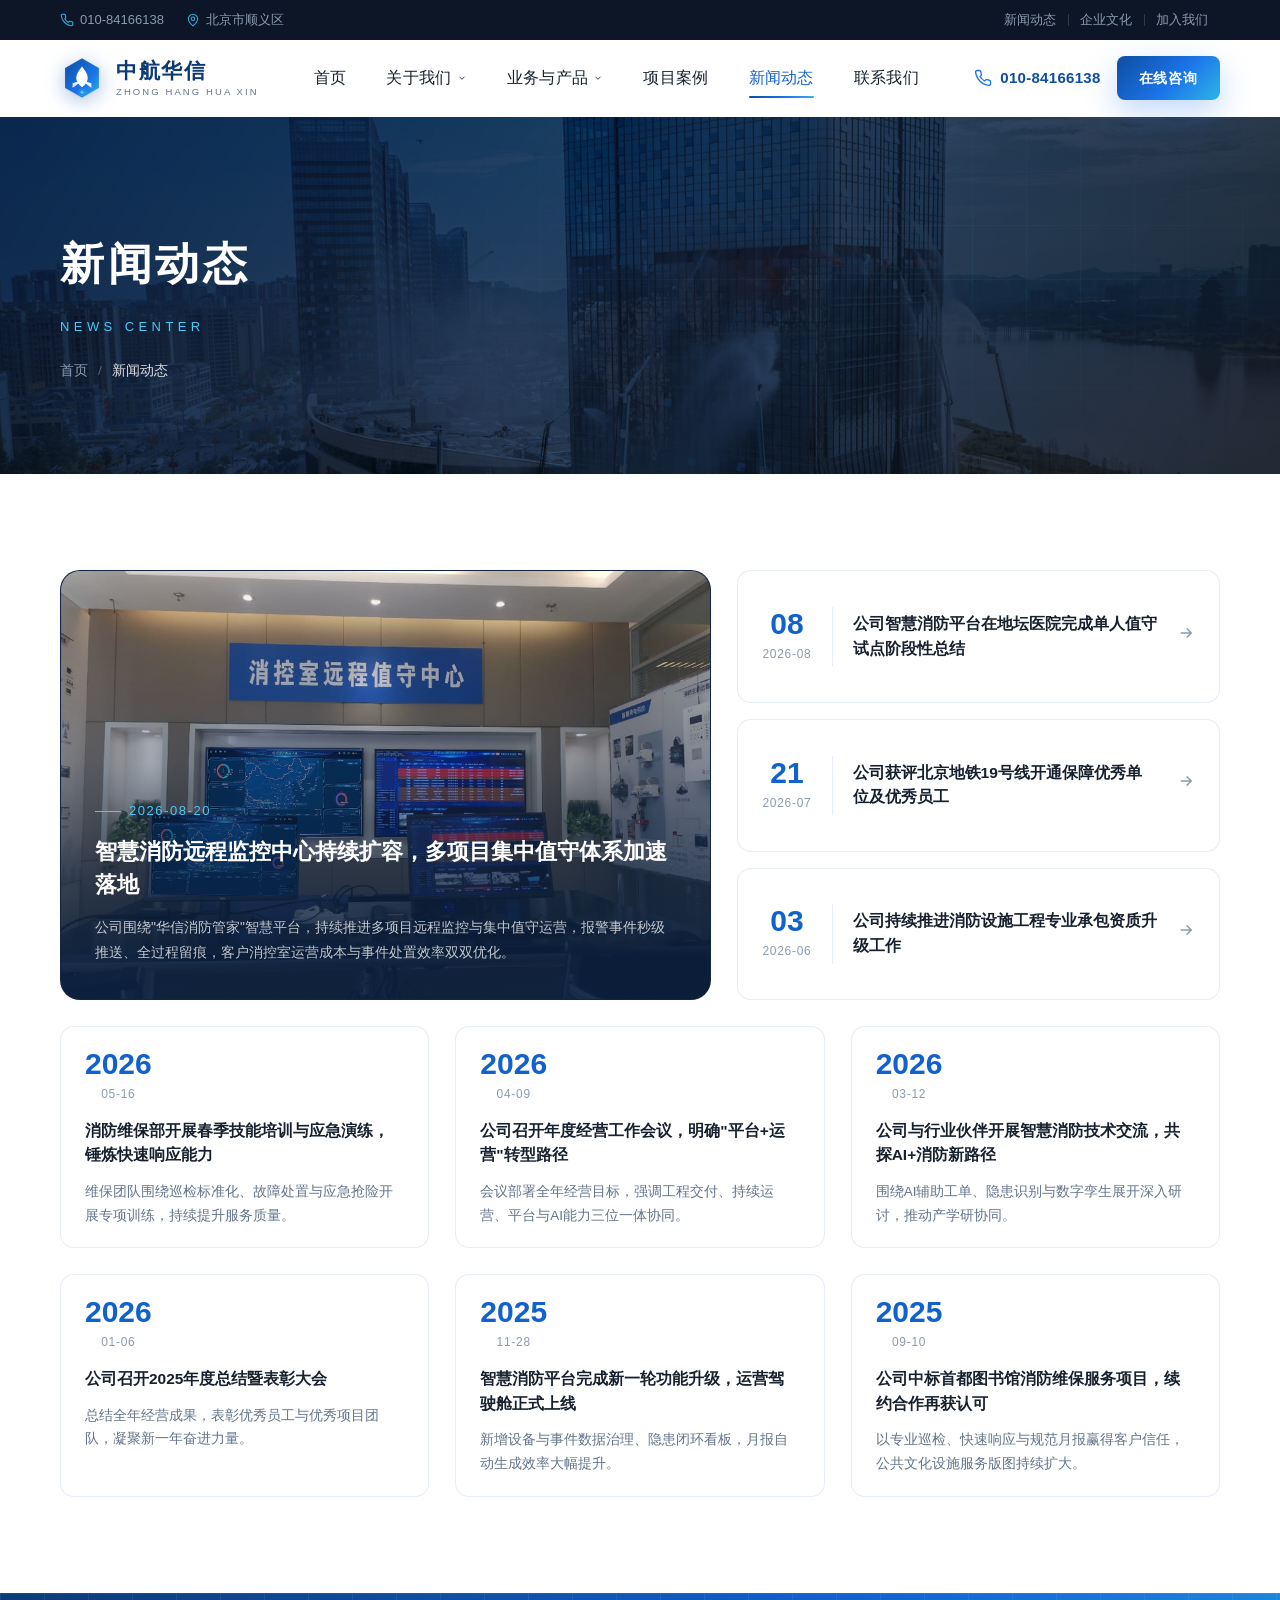
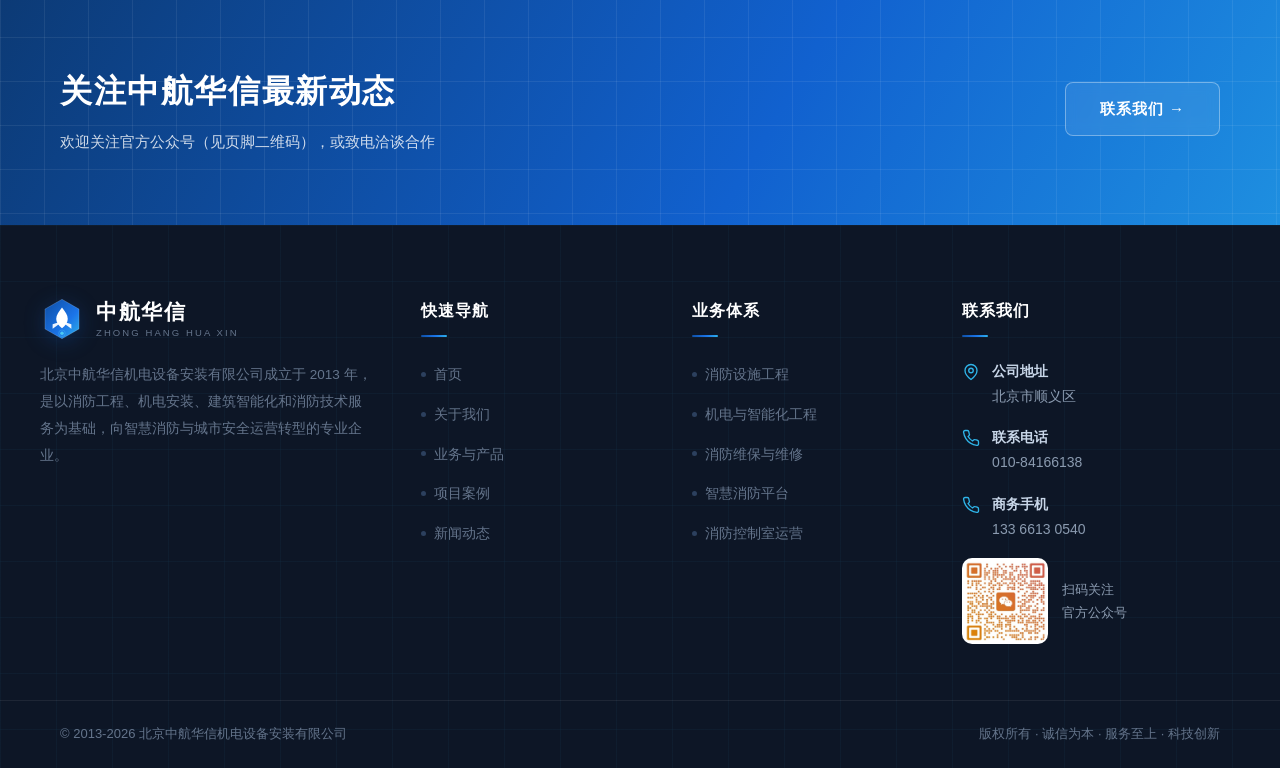
<file: news.html>
<!DOCTYPE html>
<html lang="zh-CN">
<head>
<meta charset="UTF-8">
<meta name="viewport" content="width=device-width, initial-scale=1.0">
<title>新闻动态 - 北京中航华信机电设备安装有限公司</title>
<meta name="description" content="北京中航华信公司新闻动态：智慧消防平台建设、项目荣誉、资质升级、技能培训与经营动态。">
<meta name="keywords" content="中航华信,消防工程,机电安装,智慧消防,消防维保,华信消防管家,城市安全运营">
<link rel="icon" type="image/svg+xml" href="assets/img/favicon.svg">
<link rel="stylesheet" href="assets/css/style.css">
<noscript><style>.reveal{opacity:1;transform:none}</style></noscript>
</head>
<!-- ============ 顶部条 ============ -->
<div class="topbar">
  <div class="container">
    <div class="tb-left">
      <span><svg viewBox="0 0 24 24" fill="none" stroke-width="1.8"><path d="M22 16.9v3a2 2 0 0 1-2.2 2 19.8 19.8 0 0 1-8.6-3.1 19.5 19.5 0 0 1-6-6A19.8 19.8 0 0 1 2.1 4.2 2 2 0 0 1 4.1 2h3a2 2 0 0 1 2 1.7c.1 1 .4 2 .7 2.9a2 2 0 0 1-.4 2.1L8.1 10a16 16 0 0 0 6 6l1.3-1.3a2 2 0 0 1 2.1-.4c.9.3 1.9.6 2.9.7a2 2 0 0 1 1.6 2z"/></svg> 010-84166138</span>
      <span><svg viewBox="0 0 24 24" fill="none" stroke-width="1.8"><path d="M20 10c0 6-8 12-8 12S4 16 4 10a8 8 0 0 1 16 0z"/><circle cx="12" cy="10" r="3"/></svg> 北京市顺义区</span>
    </div>
    <div class="tb-right">
      <a href="news.html">新闻动态</a>
      <a href="about.html#culture">企业文化</a>
      <a href="contact.html">加入我们</a>
    </div>
  </div>
</div>

<!-- ============ 头部导航 ============ -->
<header class="header">
  <div class="container header-inner">
    <a class="logo" href="index.html">
      <img class="mark" src="assets/img/logo.svg" alt="中航华信">
      <span class="logo-text">
        <span class="zh">中航华信</span>
        <span class="en">ZHONG HANG HUA XIN</span>
      </span>
    </a>
    <ul class="nav">
      <li><a href="index.html">首页</a></li>
      <li class="has-sub">
        <a href="about.html">关于我们 <svg class="caret" viewBox="0 0 24 24" fill="none" stroke-width="2"><path d="M6 9l6 6 6-6"/></svg></a>
        <div class="dropdown">
          <a href="about.html#intro">公司简介</a>
          <a href="about.html#history">发展历程</a>
          <a href="about.html#team">核心团队</a>
          <a href="about.html#culture">企业文化</a>
          <a href="about.html#honor">资质荣誉</a>
        </div>
      </li>
      <li class="has-sub">
        <a href="business.html">业务与产品 <svg class="caret" viewBox="0 0 24 24" fill="none" stroke-width="2"><path d="M6 9l6 6 6-6"/></svg></a>
        <div class="dropdown">
          <a href="business.html#fire">消防设施工程</a>
          <a href="business.html#me">机电与智能化</a>
          <a href="business.html#deco">建筑与装修改造</a>
          <a href="business.html#maintain">消防维保与维修</a>
          <a href="business.html#platform">智慧消防平台</a>
          <a href="business.html#ops">消防控制室运营</a>
        </div>
      </li>
      <li><a href="cases.html">项目案例</a></li>
      <li class="active"><a href="news.html">新闻动态</a></li>
      <li><a href="contact.html">联系我们</a></li>
    </ul>
    <div class="header-cta">
      <a class="tel" href="tel:01084166138">
        <svg viewBox="0 0 24 24" fill="none" stroke-width="1.8"><path d="M22 16.9v3a2 2 0 0 1-2.2 2 19.8 19.8 0 0 1-8.6-3.1 19.5 19.5 0 0 1-6-6A19.8 19.8 0 0 1 2.1 4.2 2 2 0 0 1 4.1 2h3a2 2 0 0 1 2 1.7c.1 1 .4 2 .7 2.9a2 2 0 0 1-.4 2.1L8.1 10a16 16 0 0 0 6 6l1.3-1.3a2 2 0 0 1 2.1-.4c.9.3 1.9.6 2.9.7a2 2 0 0 1 1.6 2z"/></svg>
        010-84166138
      </a>
      <a class="btn btn-primary" href="contact.html">在线咨询</a>
      <button class="hamburger" aria-label="打开菜单"><span></span><span></span><span></span></button>
    </div>
  </div>
</header>

<!-- ============ 子页横幅 ============ -->
<section class="page-hero">
  <div class="container">
    <h1>新闻动态</h1>
    <div class="ph-en">News Center</div>
    <div class="breadcrumb">
      <a href="index.html">首页</a><span class="sep">/</span><span class="cur">新闻动态</span>
    </div>
  </div>
</section>

<!-- ============ 新闻列表 ============ -->
<section class="sec">
  <div class="container">
    <div class="news-grid" style="margin-bottom:26px">
      <a class="news-main reveal" href="news.html">
        <div class="nm-bg" style="background-image:url('assets/img/case_center.jpg')"></div>
        <div class="nm-body">
          <span class="date">2026-08-20</span>
          <h3>智慧消防远程监控中心持续扩容，多项目集中值守体系加速落地</h3>
          <p>公司围绕"华信消防管家"智慧平台，持续推进多项目远程监控与集中值守运营，报警事件秒级推送、全过程留痕，客户消控室运营成本与事件处置效率双双优化。</p>
        </div>
      </a>
      <div class="news-list">
        <a class="news-item reveal" href="news.html">
          <div class="ni-date"><b>08</b><span>2026-08</span></div>
          <h4>公司智慧消防平台在地坛医院完成单人值守试点阶段性总结</h4>
          <span class="ni-arrow"><svg viewBox="0 0 24 24" fill="none" stroke-width="2"><path d="M5 12h14M13 6l6 6-6 6"/></svg></span>
        </a>
        <a class="news-item reveal" data-delay="1" href="news.html">
          <div class="ni-date"><b>21</b><span>2026-07</span></div>
          <h4>公司获评北京地铁19号线开通保障优秀单位及优秀员工</h4>
          <span class="ni-arrow"><svg viewBox="0 0 24 24" fill="none" stroke-width="2"><path d="M5 12h14M13 6l6 6-6 6"/></svg></span>
        </a>
        <a class="news-item reveal" data-delay="2" href="news.html">
          <div class="ni-date"><b>03</b><span>2026-06</span></div>
          <h4>公司持续推进消防设施工程专业承包资质升级工作</h4>
          <span class="ni-arrow"><svg viewBox="0 0 24 24" fill="none" stroke-width="2"><path d="M5 12h14M13 6l6 6-6 6"/></svg></span>
        </a>
      </div>
    </div>

    <div class="grid-3">
      <a class="news-item reveal" href="news.html" style="flex-direction:column;align-items:flex-start;gap:12px">
        <div class="ni-date" style="border:none;padding:0"><b>2026</b><span>05-16</span></div>
        <h4>消防维保部开展春季技能培训与应急演练，锤炼快速响应能力</h4>
        <p style="font-size:13.5px;color:var(--slate-500)">维保团队围绕巡检标准化、故障处置与应急抢险开展专项训练，持续提升服务质量。</p>
      </a>
      <a class="news-item reveal" data-delay="1" href="news.html" style="flex-direction:column;align-items:flex-start;gap:12px">
        <div class="ni-date" style="border:none;padding:0"><b>2026</b><span>04-09</span></div>
        <h4>公司召开年度经营工作会议，明确"平台+运营"转型路径</h4>
        <p style="font-size:13.5px;color:var(--slate-500)">会议部署全年经营目标，强调工程交付、持续运营、平台与AI能力三位一体协同。</p>
      </a>
      <a class="news-item reveal" data-delay="2" href="news.html" style="flex-direction:column;align-items:flex-start;gap:12px">
        <div class="ni-date" style="border:none;padding:0"><b>2026</b><span>03-12</span></div>
        <h4>公司与行业伙伴开展智慧消防技术交流，共探AI+消防新路径</h4>
        <p style="font-size:13.5px;color:var(--slate-500)">围绕AI辅助工单、隐患识别与数字孪生展开深入研讨，推动产学研协同。</p>
      </a>
      <a class="news-item reveal" href="news.html" style="flex-direction:column;align-items:flex-start;gap:12px">
        <div class="ni-date" style="border:none;padding:0"><b>2026</b><span>01-06</span></div>
        <h4>公司召开2025年度总结暨表彰大会</h4>
        <p style="font-size:13.5px;color:var(--slate-500)">总结全年经营成果，表彰优秀员工与优秀项目团队，凝聚新一年奋进力量。</p>
      </a>
      <a class="news-item reveal" data-delay="1" href="news.html" style="flex-direction:column;align-items:flex-start;gap:12px">
        <div class="ni-date" style="border:none;padding:0"><b>2025</b><span>11-28</span></div>
        <h4>智慧消防平台完成新一轮功能升级，运营驾驶舱正式上线</h4>
        <p style="font-size:13.5px;color:var(--slate-500)">新增设备与事件数据治理、隐患闭环看板，月报自动生成效率大幅提升。</p>
      </a>
      <a class="news-item reveal" data-delay="2" href="news.html" style="flex-direction:column;align-items:flex-start;gap:12px">
        <div class="ni-date" style="border:none;padding:0"><b>2025</b><span>09-10</span></div>
        <h4>公司中标首都图书馆消防维保服务项目，续约合作再获认可</h4>
        <p style="font-size:13.5px;color:var(--slate-500)">以专业巡检、快速响应与规范月报赢得客户信任，公共文化设施服务版图持续扩大。</p>
      </a>
    </div>
  </div>
</section>

<!-- ============ CTA ============ -->
<section class="cta-band">
  <div class="container">
    <div class="reveal">
      <h2>关注中航华信最新动态</h2>
      <p>欢迎关注官方公众号（见页脚二维码），或致电洽谈合作</p>
    </div>
    <a class="btn btn-ghost reveal" data-delay="1" href="contact.html">联系我们 →</a>
  </div>
</section>

<!-- ============ 页脚 ============ -->
<footer class="footer">
  <div class="container footer-main">
    <div class="f-about">
      <a class="logo" href="index.html">
        <img class="mark" src="assets/img/logo.svg" alt="中航华信">
        <span class="logo-text">
          <span class="zh">中航华信</span>
          <span class="en">ZHONG HANG HUA XIN</span>
        </span>
      </a>
      <p>北京中航华信机电设备安装有限公司成立于 2013 年，是以消防工程、机电安装、建筑智能化和消防技术服务为基础，向智慧消防与城市安全运营转型的专业企业。</p>
    </div>
    <div>
      <h4>快速导航</h4>
      <ul class="f-links">
        <li><a href="index.html">首页</a></li>
        <li><a href="about.html">关于我们</a></li>
        <li><a href="business.html">业务与产品</a></li>
        <li><a href="cases.html">项目案例</a></li>
        <li><a href="news.html">新闻动态</a></li>
      </ul>
    </div>
    <div>
      <h4>业务体系</h4>
      <ul class="f-links">
        <li><a href="business.html#fire">消防设施工程</a></li>
        <li><a href="business.html#me">机电与智能化工程</a></li>
        <li><a href="business.html#maintain">消防维保与维修</a></li>
        <li><a href="business.html#platform">智慧消防平台</a></li>
        <li><a href="business.html#ops">消防控制室运营</a></li>
      </ul>
    </div>
    <div>
      <h4>联系我们</h4>
      <ul class="f-contact">
        <li><svg viewBox="0 0 24 24" fill="none" stroke-width="1.8"><path d="M20 10c0 6-8 12-8 12S4 16 4 10a8 8 0 0 1 16 0z"/><circle cx="12" cy="10" r="3"/></svg><span><b>公司地址</b>北京市顺义区</span></li>
        <li><svg viewBox="0 0 24 24" fill="none" stroke-width="1.8"><path d="M22 16.9v3a2 2 0 0 1-2.2 2 19.8 19.8 0 0 1-8.6-3.1 19.5 19.5 0 0 1-6-6A19.8 19.8 0 0 1 2.1 4.2 2 2 0 0 1 4.1 2h3a2 2 0 0 1 2 1.7c.1 1 .4 2 .7 2.9a2 2 0 0 1-.4 2.1L8.1 10a16 16 0 0 0 6 6l1.3-1.3a2 2 0 0 1 2.1-.4c.9.3 1.9.6 2.9.7a2 2 0 0 1 1.6 2z"/></svg><span><b>联系电话</b>010-84166138</span></li>
        <li><svg viewBox="0 0 24 24" fill="none" stroke-width="1.8"><path d="M22 16.9v3a2 2 0 0 1-2.2 2 19.8 19.8 0 0 1-8.6-3.1 19.5 19.5 0 0 1-6-6A19.8 19.8 0 0 1 2.1 4.2 2 2 0 0 1 4.1 2h3a2 2 0 0 1 2 1.7c.1 1 .4 2 .7 2.9a2 2 0 0 1-.4 2.1L8.1 10a16 16 0 0 0 6 6l1.3-1.3a2 2 0 0 1 2.1-.4c.9.3 1.9.6 2.9.7a2 2 0 0 1 1.6 2z"/></svg><span><b>商务手机</b>133 6613 0540</span></li>
      </ul>
      <div style="display:flex;gap:14px;align-items:center;margin-top:10px">
        <img class="f-qr" src="assets/img/qr_wechat.jpg" alt="微信公众号">
        <span style="font-size:13px;color:var(--slate-400);line-height:1.8">扫码关注<br>官方公众号</span>
      </div>
    </div>
  </div>
  <div class="footer-bar">
    <div class="container">
      <span>© 2013-<span class="year-now">2026</span> 北京中航华信机电设备安装有限公司</span>
      <span>版权所有 · 诚信为本 · 服务至上 · 科技创新</span>
    </div>
  </div>
</footer>

<button class="back-top" aria-label="回到顶部"><svg viewBox="0 0 24 24" fill="none" stroke-width="2"><path d="M12 19V5M5 12l7-7 7 7"/></svg></button>

<script src="assets/js/main.js"></script>
</body>
</html>
</file>
<file: assets/css/style.css>
/* ============================================================
   北京中航华信机电设备安装有限公司 官方网站
   设计系统：科技蓝 × 高级灰  |  响应式自适应
   ============================================================ */

:root {
  /* 主色系 */
  --blue-900: #0a2a55;
  --blue-800: #0c3a75;
  --blue-700: #0e4da2;
  --blue-600: #1161cf;
  --blue-500: #1b74e8;
  --blue-400: #4a94f2;
  --cyan-500: #2fb4e8;
  --cyan-400: #4cc9f2;
  --grad-main: linear-gradient(135deg, #0e4da2 0%, #1b74e8 55%, #2fb4e8 100%);
  --grad-text: linear-gradient(100deg, #4a94f2, #2fb4e8);

  /* 灰阶 */
  --slate-950: #0d1626;   /* 深色区块底 */
  --slate-900: #122036;
  --slate-800: #1b2d47;
  --slate-700: #2c405e;
  --slate-500: #64748b;
  --slate-400: #8b9bb0;
  --slate-300: #b8c4d4;
  --slate-200: #dde5ef;
  --slate-150: #e9eef5;
  --slate-100: #f3f6fb;
  --slate-50:  #f8fafd;

  /* 功能色 */
  --ink: #16202e;
  --ink-2: #3d4c61;
  --line: rgba(14, 77, 162, .1);
  --line-2: rgba(14, 77, 162, .18);

  /* 尺寸 */
  --container: 1200px;
  --radius: 14px;
  --radius-lg: 20px;
  --header-h: 76px;
  --shadow-sm: 0 2px 10px rgba(13, 40, 82, .06);
  --shadow-md: 0 10px 34px rgba(13, 40, 82, .10);
  --shadow-lg: 0 24px 60px rgba(10, 42, 85, .18);
  --shadow-blue: 0 12px 32px rgba(27, 116, 232, .28);
  --ease: cubic-bezier(.22, .61, .36, 1);
  --font: "PingFang SC", "Source Han Sans SC", "HarmonyOS Sans SC",
          "Microsoft YaHei", "Helvetica Neue", Arial, sans-serif;
}

/* ---------- 基础重置 ---------- */
* { margin: 0; padding: 0; box-sizing: border-box; }
html { scroll-behavior: smooth; -webkit-text-size-adjust: 100%; overflow-x: hidden; }
body {
  font-family: var(--font);
  color: var(--ink);
  background: #fff;
  font-size: 15px;
  line-height: 1.75;
  overflow-x: hidden;
}
img { max-width: 100%; display: block; }
a { color: inherit; text-decoration: none; transition: color .25s var(--ease); }
ul, ol { list-style: none; }
button { font-family: inherit; cursor: pointer; border: none; background: none; }
::selection { background: rgba(27, 116, 232, .18); }

.container { width: 100%; max-width: var(--container); margin: 0 auto; padding: 0 20px; }
section { position: relative; }

/* ---------- 通用版式 ---------- */
.sec { padding: 96px 0; }
.sec-head { text-align: center; margin-bottom: 56px; }
.sec-head .kicker {
  display: inline-flex; align-items: center; gap: 10px;
  font-size: 13px; letter-spacing: .32em; text-transform: uppercase;
  color: var(--blue-600); font-weight: 600; margin-bottom: 14px;
}
.sec-head .kicker::before, .sec-head .kicker::after {
  content: ""; width: 34px; height: 1px;
  background: linear-gradient(90deg, transparent, var(--blue-500));
}
.sec-head .kicker::after { background: linear-gradient(90deg, var(--blue-500), transparent); }
.sec-head h2 {
  font-size: clamp(26px, 3.2vw, 38px);
  font-weight: 700; letter-spacing: .04em;
  color: var(--slate-950); line-height: 1.35;
}
.sec-head h2 em { font-style: normal; background: var(--grad-text); -webkit-background-clip: text; background-clip: text; -webkit-text-fill-color: transparent; }
.sec-head .sub { margin-top: 14px; color: var(--slate-500); font-size: 15px; max-width: 640px; margin-left: auto; margin-right: auto; }
.sec-head.left { text-align: left; }
.sec-head.left .sub { margin: 14px 0 0; }

/* 深色区块内的标题 */
.on-dark .sec-head .kicker { color: var(--cyan-400); }
.on-dark .sec-head .kicker::before, .on-dark .sec-head .kicker::after { background: linear-gradient(90deg, transparent, var(--cyan-500)); }
.on-dark .sec-head .kicker::after { background: linear-gradient(90deg, var(--cyan-500), transparent); }
.on-dark .sec-head h2 { color: #fff; }
.on-dark .sec-head .sub { color: var(--slate-400); }

/* ---------- 按钮 ---------- */
.btn {
  display: inline-flex; align-items: center; justify-content: center; gap: 8px;
  padding: 13px 34px; border-radius: 8px;
  font-size: 15px; font-weight: 600; letter-spacing: .06em;
  transition: all .3s var(--ease); position: relative; overflow: hidden;
  white-space: nowrap;
}
.btn-primary {
  background: var(--grad-main); color: #fff;
  box-shadow: var(--shadow-blue);
}
.btn-primary::after {
  content: ""; position: absolute; inset: 0;
  background: linear-gradient(110deg, transparent 30%, rgba(255,255,255,.35) 50%, transparent 70%);
  transform: translateX(-120%); transition: transform .6s var(--ease);
}
.btn-primary:hover { transform: translateY(-2px); box-shadow: 0 16px 40px rgba(27,116,232,.4); color: #fff; }
.btn-primary:hover::after { transform: translateX(120%); }
.btn-ghost {
  background: rgba(255,255,255,.08); color: #fff;
  border: 1px solid rgba(255,255,255,.35); backdrop-filter: blur(6px);
}
.btn-ghost:hover { background: rgba(255,255,255,.18); border-color: #fff; transform: translateY(-2px); }
.btn-line { border: 1px solid var(--blue-500); color: var(--blue-600); background: transparent; }
.btn-line:hover { background: var(--blue-500); color: #fff; box-shadow: var(--shadow-blue); transform: translateY(-2px); }
.btn .arrow { transition: transform .3s var(--ease); }
.btn:hover .arrow { transform: translateX(4px); }

/* ---------- 顶部条 ---------- */
.topbar {
  background: var(--slate-950); color: var(--slate-400);
  font-size: 13px; height: 40px; line-height: 40px;
  position: relative; z-index: 60;
}
.topbar .container { display: flex; justify-content: space-between; align-items: center; }
.topbar .tb-left { display: flex; gap: 22px; }
.topbar .tb-left span { display: inline-flex; align-items: center; gap: 6px; }
.topbar .tb-left svg { width: 14px; height: 14px; stroke: var(--cyan-500); }
.topbar .tb-right { display: flex; gap: 0; }
.topbar .tb-right a { color: var(--slate-400); padding: 0 12px; position: relative; }
.topbar .tb-right a:hover { color: #fff; }
.topbar .tb-right a + a::before {
  content: ""; position: absolute; left: 0; top: 50%; transform: translateY(-50%);
  width: 1px; height: 12px; background: rgba(255,255,255,.15);
}

/* ---------- 头部导航 ---------- */
.header {
  position: sticky; top: 0; z-index: 50;
  background: rgba(255,255,255,.92);
  backdrop-filter: blur(14px);
  border-bottom: 1px solid transparent;
  transition: all .3s var(--ease);
}
.header.scrolled { border-bottom-color: var(--line-2); box-shadow: var(--shadow-sm); }
.header-inner { height: var(--header-h); display: flex; align-items: center; justify-content: space-between; }

.logo { display: flex; align-items: center; gap: 12px; }
.logo .mark { width: 44px; height: 44px; flex: none; filter: drop-shadow(0 4px 10px rgba(14,77,162,.35)); }
.logo .logo-text { display: flex; flex-direction: column; line-height: 1.2; }
.logo .logo-text .zh { font-size: 21px; font-weight: 700; letter-spacing: .08em; color: var(--blue-800); }
.logo .logo-text .en { font-size: 9.5px; letter-spacing: .22em; color: var(--slate-500); margin-top: 3px; }

.nav { display: flex; align-items: center; height: 100%; }
.nav > li { position: relative; height: 100%; display: flex; align-items: center; }
.nav > li > a {
  display: flex; align-items: center; gap: 5px;
  padding: 0 20px; height: 100%;
  font-size: 15.5px; font-weight: 500; color: var(--ink);
  position: relative; letter-spacing: .02em;
}
.nav > li > a::after {
  content: ""; position: absolute; left: 20px; right: 20px; bottom: 18px;
  height: 2px; border-radius: 2px; background: var(--grad-main);
  transform: scaleX(0); transform-origin: left; transition: transform .3s var(--ease);
}
.nav > li > a:hover, .nav > li.active > a { color: var(--blue-600); }
.nav > li.active > a::after, .nav > li > a:hover::after { transform: scaleX(1); }
.nav > li > a .caret { width: 10px; height: 10px; stroke: currentColor; transition: transform .3s var(--ease); }
.nav > li.has-sub:hover .caret { transform: rotate(180deg); }

/* 下拉菜单 */
.dropdown {
  position: absolute; top: 100%; left: 50%; transform: translate(-50%, 14px);
  min-width: 190px; background: #fff; border-radius: 12px;
  box-shadow: var(--shadow-lg); border: 1px solid var(--line);
  padding: 10px; opacity: 0; visibility: hidden; pointer-events: none;
  transition: all .3s var(--ease);
}
.dropdown::before { content: ""; position: absolute; top: -10px; left: 0; right: 0; height: 12px; }
.dropdown a {
  display: block; padding: 10px 16px; border-radius: 8px;
  font-size: 14.5px; color: var(--ink-2);
}
.dropdown a:hover { background: var(--slate-100); color: var(--blue-600); }
/* 桌面悬停下拉（仅精确指针设备，避免移动端 tap 触发 :hover 粘滞） */
@media (hover: hover) and (pointer: fine) {
  .nav > li.has-sub:hover .dropdown { opacity: 1; visibility: visible; pointer-events: auto; transform: translate(-50%, 0); }
}

.header-cta { display: flex; align-items: center; gap: 16px; }
.header-cta .tel {
  display: flex; align-items: center; gap: 8px;
  color: var(--blue-700); font-weight: 700; font-size: 15px; letter-spacing: .02em;
}
.header-cta .tel svg { width: 18px; height: 18px; stroke: var(--blue-500); }
.header-cta .btn { padding: 10px 22px; font-size: 14px; }

/* 汉堡按钮（移动端） */
.hamburger { display: none; width: 44px; height: 44px; position: relative; z-index: 70; }
.hamburger span {
  position: absolute; left: 9px; right: 9px; height: 2px; border-radius: 2px;
  background: var(--blue-800); transition: all .35s var(--ease);
}
.hamburger span:nth-child(1) { top: 13px; }
.hamburger span:nth-child(2) { top: 20px; }
.hamburger span:nth-child(3) { top: 27px; }
.hamburger.open span:nth-child(1) { top: 20px; transform: rotate(45deg); }
.hamburger.open span:nth-child(2) { opacity: 0; }
.hamburger.open span:nth-child(3) { top: 20px; transform: rotate(-45deg); }

/* ---------- 首屏 Banner ---------- */
.hero { position: relative; height: calc(100vh - 116px); min-height: 620px; max-height: 860px; overflow: hidden; background: var(--slate-950); }
.hero-slides { position: absolute; inset: 0; }
.hero-slide {
  position: absolute; inset: 0; opacity: 0; transition: opacity 1.2s var(--ease);
  background-size: cover; background-position: center;
}
.hero-slide.active { opacity: 1; }
.hero-slide.active .hero-inner > * { animation: heroUp .9s var(--ease) both; }
.hero-slide.active .hero-inner > *:nth-child(2) { animation-delay: .12s; }
.hero-slide.active .hero-inner > *:nth-child(3) { animation-delay: .24s; }
.hero-slide.active .hero-inner > *:nth-child(4) { animation-delay: .36s; }
@keyframes heroUp {
  from { opacity: 0; transform: translateY(36px); }
  to { opacity: 1; transform: translateY(0); }
}

.hero-slide::after {
  content: ""; position: absolute; inset: 0;
  background:
    linear-gradient(90deg, rgba(10, 30, 60, .88) 0%, rgba(10, 42, 85, .62) 42%, rgba(13, 22, 38, .28) 100%),
    linear-gradient(0deg, rgba(13, 22, 38, .65) 0%, transparent 30%);
}
.hero .container { position: relative; z-index: 2; height: 100%; display: flex; align-items: center; }
.hero-inner { max-width: 700px; color: #fff; padding-top: 40px; }
.hero-inner .hero-tag {
  display: inline-flex; align-items: center; gap: 8px;
  padding: 7px 18px; border-radius: 100px;
  border: 1px solid rgba(76, 201, 242, .5); background: rgba(27, 116, 232, .18);
  backdrop-filter: blur(8px);
  font-size: 13.5px; letter-spacing: .14em; color: #cfeaff;
  margin-bottom: 26px;
}
.hero-inner .hero-tag .dot { width: 7px; height: 7px; border-radius: 50%; background: var(--cyan-400); box-shadow: 0 0 10px var(--cyan-400); animation: blink 2s infinite; }
@keyframes blink { 50% { opacity: .35; } }
.hero-inner h1 {
  font-size: clamp(32px, 4.6vw, 58px); font-weight: 800;
  letter-spacing: .06em; line-height: 1.28; margin-bottom: 22px;
  text-shadow: 0 4px 30px rgba(0, 0, 0, .35);
}
.hero-inner h1 em {
  font-style: normal;
  background: linear-gradient(100deg, #6cb6ff, #4cc9f2);
  -webkit-background-clip: text; background-clip: text; -webkit-text-fill-color: transparent;
}
.hero-inner p {
  font-size: 16.5px; color: rgba(222, 235, 250, .88); line-height: 1.9;
  max-width: 580px; margin-bottom: 38px; letter-spacing: .02em;
}
.hero-actions { display: flex; gap: 18px; flex-wrap: wrap; }

/* 科技网格背景 */
.hero-grid {
  position: absolute; inset: 0; z-index: 1; pointer-events: none;
  background-image:
    linear-gradient(rgba(76, 201, 242, .07) 1px, transparent 1px),
    linear-gradient(90deg, rgba(76, 201, 242, .07) 1px, transparent 1px);
  background-size: 56px 56px;
  mask-image: radial-gradient(ellipse 80% 70% at 30% 50%, #000 30%, transparent 75%);
  -webkit-mask-image: radial-gradient(ellipse 80% 70% at 30% 50%, #000 30%, transparent 75%);
}
.hero-canvas { position: absolute; inset: 0; z-index: 1; pointer-events: none; opacity: .8; max-width: 100%; }

/* 轮播控制 */
.hero-dots { position: absolute; z-index: 5; left: 50%; transform: translateX(-50%); bottom: 34px; display: flex; gap: 6px; }
.hero-dots button {
  width: 34px; height: 4px; border-radius: 4px; background: rgba(255,255,255,.28);
  padding: 12px 0; background-clip: content-box;
  box-sizing: content-box; /* 保持 4px 视觉条 + 上下 12px 点击热区 */
  transition: all .4s var(--ease);
}
.hero-dots button.active { width: 56px; background: var(--grad-main); background-clip: content-box; box-shadow: 0 0 12px rgba(76,201,242,.7); }
.hero-arrows { position: absolute; z-index: 5; top: 50%; transform: translateY(-50%); left: 0; right: 0; pointer-events: none; }
.hero-arrows button {
  pointer-events: auto; position: absolute; width: 52px; height: 52px; border-radius: 50%;
  border: 1px solid rgba(255,255,255,.25); color: #fff;
  display: flex; align-items: center; justify-content: center;
  backdrop-filter: blur(6px); background: rgba(13, 22, 38, .3);
  transition: all .3s var(--ease);
}
.hero-arrows button svg { width: 20px; height: 20px; stroke: currentColor; }
.hero-arrows button:hover { background: rgba(27, 116, 232, .55); border-color: var(--blue-400); }
.hero-arrows .prev { left: 28px; }
.hero-arrows .next { right: 28px; }
.scroll-hint {
  position: absolute; z-index: 5; right: 34px; bottom: 30px;
  color: rgba(255,255,255,.55); font-size: 12px; letter-spacing: .3em; writing-mode: vertical-rl;
  display: flex; align-items: center; gap: 10px;
}
.scroll-hint::after {
  content: ""; width: 1px; height: 46px;
  background: linear-gradient(180deg, var(--cyan-400), transparent);
  animation: scrollLine 1.8s infinite;
}
@keyframes scrollLine { 0% { transform: scaleY(0); transform-origin: top; } 50% { transform: scaleY(1); transform-origin: top; } 51% { transform-origin: bottom; } 100% { transform: scaleY(0); transform-origin: bottom; } }

/* ---------- 数据统计条 ---------- */
.stats { background: var(--grad-main); position: relative; overflow: hidden; }
.stats::before {
  content: ""; position: absolute; inset: 0;
  background-image: linear-gradient(rgba(255,255,255,.06) 1px, transparent 1px), linear-gradient(90deg, rgba(255,255,255,.06) 1px, transparent 1px);
  background-size: 44px 44px;
}
.stats .container { position: relative; display: grid; grid-template-columns: repeat(4, 1fr); padding-top: 46px; padding-bottom: 46px; }
.stat-item { text-align: center; color: #fff; position: relative; }
.stat-item + .stat-item::before {
  content: ""; position: absolute; left: 0; top: 12%; bottom: 12%;
  width: 1px; background: linear-gradient(180deg, transparent, rgba(255,255,255,.35), transparent);
}
.stat-item .num {
  font-size: clamp(34px, 4vw, 46px); font-weight: 800; letter-spacing: .02em;
  line-height: 1.15; display: flex; align-items: baseline; justify-content: center; gap: 2px;
  text-shadow: 0 4px 20px rgba(6, 34, 78, .35);
}
.stat-item .num .unit { font-size: .45em; font-weight: 600; margin-left: 3px; opacity: .9; }
.stat-item .label { margin-top: 8px; font-size: 14.5px; letter-spacing: .22em; color: rgba(255,255,255,.82); }

/* ---------- 业务卡片 ---------- */
.grid-3 { display: grid; grid-template-columns: repeat(3, 1fr); gap: 26px; }
.grid-4 { display: grid; grid-template-columns: repeat(4, 1fr); gap: 24px; }
.grid-2 { display: grid; grid-template-columns: repeat(2, 1fr); gap: 26px; }

.biz-card {
  position: relative; background: #fff; border: 1px solid var(--line);
  border-radius: var(--radius-lg); padding: 34px 30px 32px;
  transition: all .4s var(--ease); overflow: hidden;
}
.biz-card::before {
  content: ""; position: absolute; top: 0; left: 0; right: 0; height: 3px;
  background: var(--grad-main); transform: scaleX(0); transform-origin: left;
  transition: transform .45s var(--ease);
}
.biz-card::after {
  content: ""; position: absolute; right: -60px; top: -60px; width: 150px; height: 150px;
  border-radius: 50%; background: radial-gradient(circle, rgba(27,116,232,.08), transparent 70%);
  transition: all .45s var(--ease);
}
.biz-card:hover { transform: translateY(-8px); box-shadow: var(--shadow-lg); border-color: transparent; }
.biz-card:hover::before { transform: scaleX(1); }
.biz-card:hover::after { transform: scale(1.6); }
.biz-icon {
  width: 62px; height: 62px; border-radius: 16px;
  background: linear-gradient(135deg, rgba(14,77,162,.08), rgba(47,180,232,.14));
  border: 1px solid var(--line-2);
  display: flex; align-items: center; justify-content: center;
  margin-bottom: 22px; position: relative; z-index: 1;
  transition: all .4s var(--ease);
}
.biz-icon svg { width: 30px; height: 30px; stroke: var(--blue-600); fill: none; stroke-width: 1.7; }
.biz-card:hover .biz-icon { background: var(--grad-main); border-color: transparent; box-shadow: var(--shadow-blue); }
.biz-card:hover .biz-icon svg { stroke: #fff; }
.biz-card h3 { font-size: 19px; font-weight: 700; color: var(--ink); margin-bottom: 12px; letter-spacing: .03em; }
.biz-card .biz-en {
  display: block; font-size: 11px; letter-spacing: .18em; color: var(--slate-400);
  text-transform: uppercase; margin-bottom: 10px;
}
.biz-card p { font-size: 14px; color: var(--slate-500); line-height: 1.85; margin-bottom: 18px; }
.biz-card .more { display: inline-flex; align-items: center; gap: 6px; font-size: 14px; font-weight: 600; color: var(--blue-600); }
.biz-card .more svg { width: 15px; height: 15px; stroke: currentColor; transition: transform .3s var(--ease); }
.biz-card .more:hover svg { transform: translateX(4px); }
.biz-card .tag {
  position: absolute; right: 20px; top: 20px; z-index: 1;
  font-size: 11px; padding: 3px 10px; border-radius: 100px;
  letter-spacing: .08em;
}
.biz-card .tag.grow { background: rgba(47,180,232,.12); color: var(--cyan-500); border: 1px solid rgba(47,180,232,.3); }
.biz-card .tag.rd { background: rgba(100,116,139,.1); color: var(--slate-500); border: 1px solid var(--slate-200); }

/* ---------- 深色科技区块（智慧平台） ---------- */
.dark-sec {
  background: var(--slate-950); color: #fff; overflow: hidden;
}
.dark-sec::before {
  content: ""; position: absolute; inset: 0;
  background-image:
    linear-gradient(rgba(76, 201, 242, .05) 1px, transparent 1px),
    linear-gradient(90deg, rgba(76, 201, 242, .05) 1px, transparent 1px);
  background-size: 60px 60px;
}
.dark-sec::after {
  content: ""; position: absolute; width: 700px; height: 700px; border-radius: 50%;
  right: -220px; top: -240px;
  background: radial-gradient(circle, rgba(27, 116, 232, .22), transparent 65%);
  pointer-events: none;
}
.dark-sec .container { position: relative; z-index: 1; }

.platform-wrap { display: grid; grid-template-columns: 1fr 1.1fr; gap: 64px; align-items: center; }
.platform-text h2 {
  font-size: clamp(26px, 3vw, 36px); font-weight: 700; line-height: 1.4;
  letter-spacing: .04em; margin-bottom: 20px;
}
.platform-text h2 em { font-style: normal; background: linear-gradient(100deg, #6cb6ff, #4cc9f2); -webkit-background-clip: text; background-clip: text; -webkit-text-fill-color: transparent; }
.platform-text > p { color: var(--slate-300); font-size: 15px; line-height: 1.9; margin-bottom: 28px; }
.pt-feature { display: flex; gap: 14px; margin-bottom: 18px; }
.pt-feature .pf-icon {
  width: 42px; height: 42px; flex: none; border-radius: 10px;
  background: rgba(27, 116, 232, .16); border: 1px solid rgba(76, 201, 242, .25);
  display: flex; align-items: center; justify-content: center;
}
.pt-feature .pf-icon svg { width: 20px; height: 20px; stroke: var(--cyan-400); fill: none; stroke-width: 1.8; }
.pt-feature h4 { font-size: 15.5px; font-weight: 600; margin-bottom: 3px; letter-spacing: .03em; }
.pt-feature p { font-size: 13.5px; color: var(--slate-400); line-height: 1.7; }

/* 大屏展示框 */
.dashboard-frame {
  position: relative; border-radius: 18px; padding: 14px;
  background: linear-gradient(145deg, rgba(27,116,232,.35), rgba(47,180,232,.12) 40%, rgba(255,255,255,.06));
  border: 1px solid rgba(76, 201, 242, .3);
  box-shadow: 0 30px 80px rgba(0, 0, 0, .5), 0 0 60px rgba(27, 116, 232, .18);
}
.dashboard-frame .df-img {
  border-radius: 10px; overflow: hidden; position: relative;
  border: 1px solid rgba(255,255,255,.08);
}
.dashboard-frame .df-img img { width: 100%; }
.dashboard-frame .df-img::after {
  content: ""; position: absolute; inset: 0;
  background: linear-gradient(160deg, rgba(76,201,242,.14), transparent 40%);
}
.df-badge {
  position: absolute; z-index: 2;
  background: rgba(13, 22, 38, .82); border: 1px solid rgba(76, 201, 242, .4);
  backdrop-filter: blur(8px);
  border-radius: 10px; padding: 10px 16px;
  display: flex; align-items: center; gap: 10px;
  animation: float 4s ease-in-out infinite;
}
.df-badge .dfb-ico {
  width: 34px; height: 34px; border-radius: 8px; flex: none;
  background: var(--grad-main); display: flex; align-items: center; justify-content: center;
}
.df-badge .dfb-ico svg { width: 17px; height: 17px; stroke: #fff; fill: none; stroke-width: 1.8; }
.df-badge b { display: block; font-size: 13.5px; color: #fff; letter-spacing: .02em; }
.df-badge span { display: block; font-size: 11px; color: var(--slate-400); margin-top: 1px; }
.df-badge.b1 { left: -26px; top: 42px; }
.df-badge.b2 { right: -20px; bottom: 64px; animation-delay: 1.6s; }
.df-badge.b3 { left: 20px; bottom: -22px; animation-delay: .8s; }
@keyframes float { 50% { transform: translateY(-10px); } }

/* ---------- 领域横条 ---------- */
.fields { display: grid; grid-template-columns: repeat(5, 1fr); gap: 20px; }
.field-item {
  position: relative; border-radius: var(--radius-lg); overflow: hidden;
  height: 300px; display: flex; align-items: flex-end;
  background: var(--slate-800); cursor: pointer;
  transition: transform .4s var(--ease);
}
.field-item .fi-bg { position: absolute; inset: 0; background-size: cover; background-position: center; transition: transform .6s var(--ease); }
.field-item::after {
  content: ""; position: absolute; inset: 0;
  background: linear-gradient(0deg, rgba(10, 30, 60, .92) 0%, rgba(10, 42, 85, .4) 55%, rgba(13,22,38,.15) 100%);
}
.field-item:hover { transform: translateY(-8px); }
.field-item:hover .fi-bg { transform: scale(1.08); }
.fi-content { position: relative; z-index: 1; padding: 24px 22px; color: #fff; width: 100%; }
.fi-content .fi-ico { width: 40px; height: 40px; margin-bottom: 12px; }
.fi-content .fi-ico svg { width: 36px; height: 36px; stroke: var(--cyan-400); fill: none; stroke-width: 1.6; }
.fi-content h4 { font-size: 17px; font-weight: 700; letter-spacing: .06em; margin-bottom: 6px; line-height: 1.4; }
.fi-content p { font-size: 12.5px; color: rgba(255,255,255,.85); line-height: 1.7; min-height: 3.4em; text-shadow: 0 1px 6px rgba(10, 30, 60, .5); }

/* ---------- 案例卡片 ---------- */
.case-card {
  border-radius: var(--radius-lg); overflow: hidden; background: #fff;
  border: 1px solid var(--line); transition: all .4s var(--ease);
  display: flex; flex-direction: column;
}
.case-card:hover { transform: translateY(-8px); box-shadow: var(--shadow-lg); border-color: transparent; }
.case-card .cc-media { position: relative; height: 230px; overflow: hidden; }
.case-card .cc-media img { width: 100%; height: 100%; object-fit: cover; transition: transform .6s var(--ease); }
.case-card:hover .cc-media img { transform: scale(1.07); }
.case-card .cc-media::after {
  content: ""; position: absolute; inset: 0;
  background: linear-gradient(180deg, transparent 55%, rgba(10, 30, 60, .55));
  opacity: 0; transition: opacity .4s;
}
.case-card:hover .cc-media::after { opacity: 1; }
.case-card .cc-cat {
  position: absolute; z-index: 2; left: 16px; top: 16px;
  padding: 4px 14px; border-radius: 100px; font-size: 12px; letter-spacing: .1em;
  background: rgba(13, 22, 38, .7); color: #cfeaff; border: 1px solid rgba(76,201,242,.35);
  backdrop-filter: blur(6px);
}
.case-card .cc-body { padding: 22px 22px 24px; display: flex; flex-direction: column; flex: 1; }
.case-card .cc-body h3 { font-size: 17px; font-weight: 700; margin-bottom: 8px; line-height: 1.5; transition: color .3s; }
.case-card:hover .cc-body h3 { color: var(--blue-600); }
.case-card .cc-body p { font-size: 13.5px; color: var(--slate-500); line-height: 1.8; margin-bottom: 16px; }
.case-card .cc-meta { margin-top: auto; display: flex; gap: 16px; font-size: 12.5px; color: var(--slate-400); }
.case-card .cc-meta span { display: inline-flex; align-items: center; gap: 5px; }
.case-card .cc-meta svg { width: 13px; height: 13px; stroke: currentColor; }

/* 筛选标签 */
.filter-bar { display: flex; flex-wrap: wrap; gap: 12px; justify-content: center; margin-bottom: 44px; }
.filter-chip {
  padding: 8px 24px; border-radius: 100px; font-size: 14px; color: var(--ink-2);
  border: 1px solid var(--slate-200); background: #fff; transition: all .3s var(--ease);
}
.filter-chip:hover { border-color: var(--blue-500); color: var(--blue-600); }
.filter-chip.active { background: var(--grad-main); color: #fff; border-color: transparent; box-shadow: var(--shadow-blue); }

/* ---------- 资质荣誉 ---------- */
.honor-strip { background: var(--slate-100); }
.honor-grid { display: grid; grid-template-columns: repeat(4, 1fr); gap: 22px; }
.honor-card {
  background: #fff; border-radius: var(--radius-lg); border: 1px solid var(--line);
  padding: 28px 24px; text-align: center; transition: all .4s var(--ease); position: relative; overflow: hidden;
}
.honor-card::before {
  content: ""; position: absolute; inset: 0; opacity: 0; transition: opacity .4s;
  background: radial-gradient(circle at 50% 0%, rgba(27,116,232,.09), transparent 65%);
}
.honor-card:hover { transform: translateY(-6px); box-shadow: var(--shadow-md); }
.honor-card:hover::before { opacity: 1; }
.honor-card .hc-ico {
  width: 58px; height: 58px; margin: 0 auto 16px; border-radius: 50%;
  background: linear-gradient(135deg, rgba(14,77,162,.07), rgba(47,180,232,.16));
  border: 1px solid var(--line-2);
  display: flex; align-items: center; justify-content: center; position: relative;
}
.honor-card .hc-ico svg { width: 28px; height: 28px; stroke: var(--blue-600); fill: none; stroke-width: 1.7; }
.honor-card h4 { font-size: 15px; font-weight: 700; margin-bottom: 6px; letter-spacing: .02em; text-wrap: balance; }
.honor-card p { font-size: 12.5px; color: var(--slate-500); line-height: 1.7; }

/* 证书墙 */
.cert-wall { display: grid; grid-template-columns: repeat(4, 1fr); gap: 22px; }
.cert-card {
  background: #fff; border: 1px solid var(--line); border-radius: 12px; overflow: hidden;
  transition: all .4s var(--ease); position: relative;
}
.cert-card:hover { box-shadow: var(--shadow-lg); transform: translateY(-6px); }
.cert-card .cert-img { height: 220px; overflow: hidden; background: var(--slate-100); position: relative; }
.cert-card .cert-img img { width: 100%; height: 100%; object-fit: contain; padding: 14px; background: #fff; transition: transform .5s var(--ease); }
.cert-card:hover .cert-img img { transform: scale(1.04); }
.cert-card .cert-cap { padding: 14px 18px; border-top: 1px solid var(--line); }
.cert-card .cert-cap h4 { font-size: 14.5px; font-weight: 600; margin-bottom: 2px; }
.cert-card .cert-cap p { font-size: 12px; color: var(--slate-400); }
/* 文字型证书卡（无扫描件时使用） */
.cert-text {
  display: flex; align-items: center; justify-content: center;
  background:
    linear-gradient(160deg, rgba(14, 77, 162, .06), rgba(47, 180, 232, .1)),
    radial-gradient(circle at 80% 15%, rgba(27, 116, 232, .12), transparent 55%);
}
.cert-text .ct-num {
  font-size: 44px; font-weight: 800; line-height: 1.1;
  background: var(--grad-text);
  -webkit-background-clip: text; background-clip: text; -webkit-text-fill-color: transparent;
}
.cert-text .ct-label { font-size: 13px; color: var(--slate-500); margin-top: 8px; letter-spacing: .06em; }

/* ---------- 新闻 ---------- */
.news-grid { display: grid; grid-template-columns: 1.35fr 1fr; gap: 26px; align-items: stretch; }
.news-main {
  border-radius: var(--radius-lg); overflow: hidden; position: relative;
  border: 1px solid var(--line); background: var(--slate-900); min-height: 430px;
  display: flex; align-items: flex-end; transition: all .4s var(--ease);
}
.news-main .nm-bg { position: absolute; inset: 0; background-size: cover; background-position: center; transition: transform .6s var(--ease); }
.news-main::after { content: ""; position: absolute; inset: 0; background: linear-gradient(0deg, rgba(10,30,60,.92) 8%, rgba(10,42,85,.35) 55%, transparent); }
.news-main:hover { box-shadow: var(--shadow-lg); transform: translateY(-4px); }
.news-main:hover .nm-bg { transform: scale(1.05); }
.news-main .nm-body { position: relative; z-index: 1; padding: 34px; color: #fff; }
.news-main .nm-body .date { font-size: 13px; color: var(--cyan-400); letter-spacing: .12em; display: flex; align-items: center; gap: 8px; }
.news-main .nm-body .date::before { content: ""; width: 26px; height: 1px; background: var(--cyan-400); }
.news-main .nm-body h3 { font-size: 22px; font-weight: 700; line-height: 1.5; margin: 12px 0 14px; }
.news-main .nm-body p { font-size: 14px; color: rgba(255,255,255,.75); line-height: 1.8; display: -webkit-box; -webkit-line-clamp: 2; -webkit-box-orient: vertical; overflow: hidden; }

.news-list { display: flex; flex-direction: column; gap: 16px; }
.news-item {
  background: #fff; border: 1px solid var(--line); border-radius: 14px;
  padding: 20px 24px; display: flex; gap: 20px; align-items: center;
  transition: all .35s var(--ease); flex: 1;
}
.news-item:hover { border-color: transparent; box-shadow: var(--shadow-md); transform: translateX(6px); }
.news-item .ni-date { flex: none; text-align: center; border-right: 1px solid var(--line); padding-right: 20px; }
.news-item .ni-date b { display: block; font-size: 30px; font-weight: 800; color: var(--blue-600); line-height: 1.1; }
.news-item .ni-date span { font-size: 12px; color: var(--slate-400); letter-spacing: .06em; }
.news-item h4 { font-size: 15.5px; font-weight: 600; line-height: 1.6; color: var(--ink); transition: color .3s; display: -webkit-box; -webkit-line-clamp: 2; -webkit-box-orient: vertical; overflow: hidden; }
.news-item:hover h4 { color: var(--blue-600); }
.news-item .ni-arrow { margin-left: auto; flex: none; color: var(--slate-400); transition: all .3s; }
.news-item .ni-arrow svg { width: 18px; height: 18px; stroke: currentColor; }
.news-item:hover .ni-arrow { color: var(--blue-500); transform: translateX(3px); }

/* ---------- 子页横幅 ---------- */
.page-hero {
  position: relative; padding: 108px 0 92px; color: #fff; overflow: hidden;
  background:
    linear-gradient(120deg, rgba(10, 42, 85, .94) 0%, rgba(10, 42, 85, .82) 50%, rgba(13, 22, 38, .88) 100%),
    url("../img/hero1.jpg") center 30% / cover no-repeat;
  background-blend-mode: multiply;
}
.page-hero::before {
  content: ""; position: absolute; inset: 0;
  background-image: linear-gradient(rgba(76,201,242,.06) 1px, transparent 1px), linear-gradient(90deg, rgba(76,201,242,.06) 1px, transparent 1px);
  background-size: 54px 54px;
  mask-image: radial-gradient(ellipse 70% 80% at 70% 40%, #000, transparent 75%);
  -webkit-mask-image: radial-gradient(ellipse 70% 80% at 70% 40%, #000, transparent 75%);
}
.page-hero .container { position: relative; }
.page-hero h1 { font-size: clamp(30px, 4vw, 44px); font-weight: 800; letter-spacing: .08em; }
.page-hero .ph-en { font-size: 13px; letter-spacing: .34em; text-transform: uppercase; color: var(--cyan-400); margin-top: 14px; }
.breadcrumb { display: flex; align-items: center; gap: 10px; font-size: 13.5px; color: var(--slate-400); margin-top: 20px; }
.breadcrumb a:hover { color: #fff; }
.breadcrumb .sep { color: rgba(255,255,255,.3); }
.breadcrumb .cur { color: rgba(255,255,255,.85); }

/* ---------- 关于页 ---------- */
.about-intro { display: grid; grid-template-columns: 1.05fr 1fr; gap: 60px; align-items: center; }
.about-intro .ai-text h2 { font-size: clamp(24px, 2.8vw, 32px); font-weight: 700; line-height: 1.5; margin-bottom: 20px; color: var(--slate-950); }
.about-intro .ai-text h2 em { font-style: normal; background: var(--grad-text); -webkit-background-clip: text; background-clip: text; -webkit-text-fill-color: transparent; }
.about-intro .ai-text p { color: var(--ink-2); font-size: 15px; line-height: 2; margin-bottom: 16px; }
.about-intro .ai-text .lead { font-size: 16.5px; color: var(--ink); }
.about-media { position: relative; }
.about-media .am-main { border-radius: var(--radius-lg); overflow: hidden; box-shadow: var(--shadow-lg); }
.about-media .am-main img { width: 100%; height: 420px; object-fit: cover; }
.about-media .am-float {
  position: absolute; right: -24px; bottom: -28px;
  background: var(--grad-main); color: #fff; border-radius: 16px;
  padding: 22px 28px; box-shadow: var(--shadow-blue);
}
.about-media .am-float b { font-size: 34px; font-weight: 800; display: block; line-height: 1.2; }
.about-media .am-float span { font-size: 13px; letter-spacing: .16em; opacity: .9; }
.about-media .am-deco {
  position: absolute; left: -26px; top: -26px; z-index: -1;
  width: 140px; height: 140px; border-radius: 20px;
  border: 2px dashed var(--blue-400); opacity: .4;
}

/* 发展历程时间轴 */
.timeline { position: relative; max-width: 900px; margin: 0 auto; }
.timeline::before {
  content: ""; position: absolute; left: 50%; top: 0; bottom: 0; width: 2px;
  background: linear-gradient(180deg, transparent, var(--blue-500) 12%, var(--blue-500) 88%, transparent);
  transform: translateX(-50%);
}
.tl-item { position: relative; width: 50%; padding: 0 48px 46px 0; }
.tl-item:nth-child(even) { margin-left: 50%; padding: 0 0 46px 48px; }
.tl-item::before {
  content: ""; position: absolute; right: -7px; top: 8px; width: 14px; height: 14px; border-radius: 50%;
  background: #fff; border: 3px solid var(--blue-500); box-shadow: 0 0 0 5px rgba(27,116,232,.15);
}
.tl-item:nth-child(even)::before { right: auto; left: -7px; }
.tl-item .tl-year { font-size: 28px; font-weight: 800; color: var(--blue-600); letter-spacing: .04em; margin-bottom: 8px; }
.tl-item h4 { font-size: 17px; font-weight: 700; margin-bottom: 8px; }
.tl-item p { font-size: 13.5px; color: var(--slate-500); line-height: 1.8; }

/* 团队 */
.team-grid { display: grid; grid-template-columns: repeat(4, 1fr); gap: 24px; }
.team-card {
  background: #fff; border: 1px solid var(--line); border-radius: var(--radius-lg);
  overflow: hidden; transition: all .4s var(--ease); position: relative;
}
.team-card:hover { transform: translateY(-8px); box-shadow: var(--shadow-lg); border-color: transparent; }
.team-card .tc-avatar {
  height: 220px; background: linear-gradient(150deg, var(--slate-800), var(--blue-800));
  display: flex; align-items: center; justify-content: center; position: relative; overflow: hidden;
}
.team-card .tc-avatar::before {
  content: ""; position: absolute; inset: 0;
  background-image: linear-gradient(rgba(76,201,242,.08) 1px, transparent 1px), linear-gradient(90deg, rgba(76,201,242,.08) 1px, transparent 1px);
  background-size: 30px 30px;
}
.team-card .tc-avatar .tc-initial {
  position: relative; z-index: 1; color: #fff; font-size: 44px; font-weight: 800; letter-spacing: .06em;
  text-shadow: 0 4px 24px rgba(0,0,0,.4);
}
.team-card .tc-body { padding: 20px 22px 24px; }
.team-card .tc-body h4 { font-size: 17px; font-weight: 700; }
.team-card .tc-body .tc-role { font-size: 13px; color: var(--blue-600); font-weight: 600; margin: 4px 0 10px; letter-spacing: .04em; }
.team-card .tc-body .tc-edu { font-size: 12.5px; color: var(--slate-500); line-height: 1.7; }

/* 企业文化 */
.culture-grid { display: grid; grid-template-columns: repeat(4, 1fr); gap: 22px; }
.culture-card {
  background: #fff; border-radius: var(--radius-lg); border: 1px solid var(--line);
  padding: 34px 26px; text-align: center; transition: all .4s var(--ease);
}
.culture-card:hover { transform: translateY(-8px); box-shadow: var(--shadow-lg); border-color: transparent; }
.culture-card .cu-num {
  font-size: 40px; font-weight: 800; line-height: 1;
  background: linear-gradient(135deg, #5f95dd, #8fc7ee);
  -webkit-background-clip: text; background-clip: text; -webkit-text-fill-color: transparent;
  margin-bottom: 14px;
}
.culture-card h4 { font-size: 17px; font-weight: 700; margin-bottom: 8px; letter-spacing: .08em; }
.culture-card p { font-size: 13px; color: var(--slate-500); line-height: 1.8; }

/* ---------- 业务页 ---------- */
.biz-row { display: grid; grid-template-columns: 1fr 1.15fr; gap: 56px; align-items: center; }
.biz-row + .biz-row { margin-top: 88px; }
.biz-row.reverse .biz-media { order: 1; }
.biz-media { position: relative; }
.biz-media .bm-img { border-radius: var(--radius-lg); overflow: hidden; box-shadow: var(--shadow-lg); }
.biz-media .bm-img img { width: 100%; height: 340px; object-fit: cover; transition: transform .6s var(--ease); }
.biz-media:hover .bm-img img { transform: scale(1.05); }
.biz-media .bm-badge {
  position: absolute; left: -18px; bottom: -18px; background: #fff; border-radius: 14px;
  box-shadow: var(--shadow-lg); border: 1px solid var(--line);
  padding: 16px 22px; display: flex; align-items: center; gap: 12px;
}
.biz-media .bm-badge svg { width: 34px; height: 34px; stroke: var(--blue-600); fill: none; stroke-width: 1.6; }
.biz-media .bm-badge b { font-size: 20px; font-weight: 800; color: var(--blue-700); display: block; line-height: 1.1; }
.biz-media .bm-badge span { font-size: 12px; color: var(--slate-500); }
.biz-text .biz-title { font-size: clamp(22px, 2.6vw, 30px); font-weight: 700; margin-bottom: 6px; letter-spacing: .04em; }
.biz-text .biz-title-en { font-size: 12px; letter-spacing: .26em; text-transform: uppercase; color: var(--blue-600); margin-bottom: 20px; display: block; }
.biz-text p { color: var(--ink-2); font-size: 14.5px; line-height: 2; margin-bottom: 18px; }
.biz-points { margin: 22px 0 28px; display: grid; gap: 12px; }
.biz-points li { display: flex; gap: 12px; align-items: flex-start; font-size: 14.5px; color: var(--ink-2); }
.biz-points li svg { width: 18px; height: 18px; flex: none; margin-top: 4px; stroke: var(--blue-500); fill: none; stroke-width: 2; }
.biz-points li b { color: var(--ink); }

/* 流程 */
.process-strip { background: var(--slate-100); }
.process-flow { display: grid; grid-template-columns: repeat(6, 1fr); gap: 0; position: relative; }
.process-flow::before {
  content: ""; position: absolute; left: 8%; right: 8%; top: 34px; height: 2px;
  background: linear-gradient(90deg, var(--blue-500), var(--cyan-500));
  opacity: .35;
}
.pf-step { text-align: center; position: relative; padding: 0 10px; }
.pf-step .pfs-ico {
  width: 68px; height: 68px; margin: 0 auto 16px; border-radius: 50%;
  background: #fff; border: 1px solid var(--line-2);
  box-shadow: var(--shadow-sm);
  display: flex; align-items: center; justify-content: center; position: relative;
  transition: all .4s var(--ease);
}
.pf-step:hover .pfs-ico { background: var(--grad-main); box-shadow: var(--shadow-blue); transform: translateY(-6px); }
.pf-step .pfs-ico svg { width: 28px; height: 28px; stroke: var(--blue-600); fill: none; stroke-width: 1.7; transition: stroke .3s; }
.pf-step:hover .pfs-ico svg { stroke: #fff; }
.pf-step h4 { font-size: 14.5px; font-weight: 700; margin-bottom: 4px; }
.pf-step p { font-size: 12px; color: var(--slate-500); line-height: 1.6; }

/* ---------- 联系页 ---------- */
.contact-grid { display: grid; grid-template-columns: 1fr 1.35fr; gap: 40px; align-items: start; }
.contact-cards { display: grid; gap: 20px; }
.contact-card {
  background: #fff; border: 1px solid var(--line); border-radius: 14px;
  padding: 22px 26px; display: flex; gap: 18px; align-items: flex-start;
  transition: all .35s var(--ease);
}
.contact-card:hover { box-shadow: var(--shadow-md); transform: translateX(6px); border-color: transparent; }
.contact-card .cc-ico {
  width: 50px; height: 50px; flex: none; border-radius: 12px;
  background: linear-gradient(135deg, rgba(14,77,162,.07), rgba(47,180,232,.16));
  border: 1px solid var(--line-2);
  display: flex; align-items: center; justify-content: center;
}
.contact-card .cc-ico svg { width: 24px; height: 24px; stroke: var(--blue-600); fill: none; stroke-width: 1.7; }
.contact-card h4 { font-size: 15px; font-weight: 700; margin-bottom: 4px; }
.contact-card p, .contact-card a { font-size: 14px; color: var(--ink-2); line-height: 1.7; }
.contact-card a:hover { color: var(--blue-600); }

.contact-form {
  background: #fff; border: 1px solid var(--line); border-radius: var(--radius-lg);
  padding: 40px; box-shadow: var(--shadow-md);
}
.contact-form h3 { font-size: 22px; font-weight: 700; margin-bottom: 6px; }
.contact-form .cf-sub { font-size: 13.5px; color: var(--slate-500); margin-bottom: 28px; }
.form-row { display: grid; grid-template-columns: 1fr 1fr; gap: 20px; }
.form-group { margin-bottom: 20px; }
.form-group label { display: block; font-size: 13.5px; font-weight: 600; color: var(--ink-2); margin-bottom: 8px; }
.form-group label i { color: #e5484d; font-style: normal; margin-left: 3px; }
.form-group input, .form-group textarea, .form-group select {
  width: 100%; padding: 12px 16px; border-radius: 8px;
  border: 1px solid var(--slate-200); background: var(--slate-50);
  font-family: inherit; font-size: 14px; color: var(--ink);
  transition: all .3s var(--ease); outline: none;
}
.form-group input:focus, .form-group textarea:focus, .form-group select:focus {
  border-color: var(--blue-500); background: #fff;
  box-shadow: 0 0 0 4px rgba(27, 116, 232, .12);
}
.form-group textarea { resize: vertical; min-height: 120px; }
.form-submit { width: 100%; }
.form-group.invalid input, .form-group.invalid textarea, .form-group.invalid select {
  border-color: #e5484d; background: #fef6f6;
  box-shadow: 0 0 0 4px rgba(229, 72, 77, .1);
}
.form-tip { font-size: 12px; color: var(--slate-400); margin-top: 12px; text-align: center; }

/* ---------- 页脚 ---------- */
.footer { background: var(--slate-950); color: var(--slate-400); position: relative; overflow: hidden; }
.footer::before {
  content: ""; position: absolute; inset: 0;
  background-image: linear-gradient(rgba(76,201,242,.04) 1px, transparent 1px), linear-gradient(90deg, rgba(76,201,242,.04) 1px, transparent 1px);
  background-size: 56px 56px;
}
.footer-main { position: relative; padding: 72px 0 56px; display: grid; grid-template-columns: 1.5fr 1fr 1fr 1.25fr; gap: 48px; }
.footer .f-about .logo { margin-bottom: 20px; }
.footer .f-about .logo .logo-text .zh { color: #fff; }
.footer .f-about .logo .logo-text .en { color: var(--slate-500); }
.footer .f-about p { font-size: 13.5px; line-height: 2; color: var(--slate-500); }
.footer h4 {
  font-size: 16px; font-weight: 700; color: #fff; letter-spacing: .06em;
  margin-bottom: 22px; position: relative; padding-bottom: 12px;
}
.footer h4::after { content: ""; position: absolute; left: 0; bottom: 0; width: 26px; height: 2px; border-radius: 2px; background: var(--grad-main); }
.footer .f-links li { margin-bottom: 12px; }
.footer .f-links a { font-size: 14px; color: var(--slate-500); display: inline-flex; align-items: center; gap: 8px; transition: all .3s; }
.footer .f-links a::before { content: ""; width: 5px; height: 5px; border-radius: 50%; background: var(--slate-700); transition: background .3s; }
.footer .f-links a:hover { color: #fff; transform: translateX(4px); }
.footer .f-links a:hover::before { background: var(--cyan-400); }
.footer .f-contact li { display: flex; gap: 12px; margin-bottom: 16px; font-size: 14px; line-height: 1.8; }
.footer .f-contact svg { width: 18px; height: 18px; stroke: var(--cyan-500); flex: none; margin-top: 4px; }
.footer .f-contact b { color: #c8d6e8; font-weight: 600; display: block; }
.footer-bar {
  position: relative; border-top: 1px solid rgba(255,255,255,.07);
  padding: 22px 0; font-size: 13px; color: var(--slate-500);
}
.footer-bar .container { display: flex; justify-content: space-between; align-items: center; gap: 16px; flex-wrap: wrap; }
.footer-bar a:hover { color: #fff; }
.footer .f-qr { width: 86px; height: 86px; flex: 0 0 auto; border-radius: 10px; border: 2px solid rgba(255,255,255,.18); object-fit: contain; background: #fff; }
.contact-card .qr-img { width: 86px; height: 86px; border-radius: 10px; border: 1px solid var(--slate-200); object-fit: contain; background: #fff; }

/* ---------- 回到顶部 / 浮窗 ---------- */
.back-top {
  position: fixed; right: 26px; bottom: 90px; z-index: 90;
  width: 46px; height: 46px; border-radius: 12px;
  background: var(--grad-main); color: #fff;
  display: flex; align-items: center; justify-content: center;
  box-shadow: var(--shadow-blue); opacity: 0; visibility: hidden; transform: translateY(14px);
  transition: all .35s var(--ease);
}
.back-top.show { opacity: 1; visibility: visible; transform: translateY(0); }
.back-top:hover { transform: translateY(-4px); }
.back-top svg { width: 20px; height: 20px; stroke: currentColor; }

/* ---------- 滚动显现 ---------- */
.reveal { opacity: 0; transform: translateY(34px); transition: opacity .8s var(--ease), transform .8s var(--ease); }
.reveal.visible { opacity: 1; transform: translateY(0); }
.reveal[data-delay="1"] { transition-delay: .1s; }
.reveal[data-delay="2"] { transition-delay: .2s; }
.reveal[data-delay="3"] { transition-delay: .3s; }
.reveal[data-delay="4"] { transition-delay: .4s; }

/* ---------- 通用小组件 ---------- */
.page-sec-title { margin-bottom: 40px; }
.page-sec-title h2 { font-size: clamp(22px, 2.6vw, 30px); font-weight: 700; letter-spacing: .04em; color: var(--slate-950); display: flex; align-items: center; gap: 14px; }
.page-sec-title h2::before { content: ""; width: 5px; height: 26px; border-radius: 4px; background: var(--grad-main); }
.page-sec-title p { margin-top: 10px; color: var(--slate-500); font-size: 14px; padding-left: 19px; }

.cta-band {
  background: linear-gradient(120deg, var(--blue-800), var(--blue-600) 60%, #1e8fe0);
  position: relative; overflow: hidden; color: #fff;
  padding: 70px 0;
}
.cta-band::before {
  content: ""; position: absolute; inset: 0;
  background-image: linear-gradient(rgba(255,255,255,.07) 1px, transparent 1px), linear-gradient(90deg, rgba(255,255,255,.07) 1px, transparent 1px);
  background-size: 44px 44px;
}
.cta-band .container { position: relative; display: flex; align-items: center; justify-content: space-between; gap: 30px; flex-wrap: wrap; }
.cta-band h2 { font-size: clamp(22px, 2.8vw, 32px); font-weight: 700; letter-spacing: .05em; }
.cta-band p { color: rgba(255,255,255,.8); margin-top: 10px; font-size: 15px; }
.cta-band .btn-ghost { flex: none; }

/* ---------- 响应式 ---------- */
@media (max-width: 1100px) {
  .grid-4, .honor-grid, .cert-wall, .team-grid, .culture-grid { grid-template-columns: repeat(2, 1fr); }
  .fields { grid-template-columns: repeat(3, 1fr); }
  .process-flow { grid-template-columns: repeat(3, 1fr); gap: 32px 0; }
  .process-flow::before { display: none; }
  .footer-main { grid-template-columns: 1fr 1fr; }
}

@media (max-width: 991px) {
  :root { --header-h: 66px; }
  .topbar { display: none; }
  .hero { height: calc(100vh - 66px); min-height: 560px; }

  /* 移动导航抽屉（transform 隐藏，避免横向溢出污染整页截图/PDF） */
  .nav {
    position: fixed; top: 0; right: 0; z-index: 65;
    width: 300px; height: 100vh; background: #fff;
    flex-direction: column; align-items: stretch;
    padding: 90px 0 40px; box-shadow: -20px 0 60px rgba(13,22,38,.25);
    transform: translateX(100%); visibility: hidden;
    transition: transform .45s var(--ease), visibility 0s linear .45s;
    overflow-y: auto; overflow-x: hidden;
  }
  .nav.open { transform: none; visibility: visible; transition: transform .45s var(--ease); }
  .nav > li { height: auto; flex-direction: column; align-items: stretch; border-bottom: 1px solid var(--slate-100); }
  .nav > li > a { height: 56px; padding: 0 30px; font-size: 16px; }
  .nav > li > a::after { display: none; }
  .nav > li.active > a { color: var(--blue-600); background: var(--slate-50); }
  .dropdown {
    position: static; transform: none; opacity: 1; visibility: visible; pointer-events: auto;
    box-shadow: none; border: none; border-radius: 0; padding: 0 30px 14px;
    min-width: 0; display: none;
  }
  .nav > li.has-sub.open .dropdown { display: block; }
  .dropdown a { padding: 8px 16px; font-size: 14px; }
  .hamburger { display: block; }
  .header-cta { margin-right: 6px; }
  .header-cta .btn { display: none; }
  .nav-overlay {
    position: fixed; inset: 0; z-index: 45; background: rgba(10, 22, 40, .55);
    backdrop-filter: blur(3px); opacity: 0; visibility: hidden; transition: all .4s;
  }
  .nav-overlay.show { opacity: 1; visibility: visible; }

  .sec { padding: 72px 0; }
  .sec-head { margin-bottom: 42px; }
  .stats .container { grid-template-columns: repeat(2, 1fr); gap: 30px 0; padding: 36px 16px; }
  .stat-item:nth-child(3)::before { display: none; }
  .grid-3 { grid-template-columns: repeat(2, 1fr); }
  .news-grid { grid-template-columns: 1fr; }
  .platform-wrap { grid-template-columns: 1fr; gap: 48px; }
  .dashboard-frame { max-width: 620px; margin: 0 auto; }
  /* 浮标改为看板下方的静态信息卡，避免超出屏幕 */
  .df-badge { position: static; margin: 10px 0 0; animation: none; justify-content: flex-start; }
  .df-badge.b1, .df-badge.b2, .df-badge.b3 { left: auto; right: auto; top: auto; bottom: auto; }
  .about-intro, .biz-row { grid-template-columns: 1fr; gap: 44px; }
  .biz-row.reverse .biz-media { order: 0; }
  .about-media .am-float { right: 12px; }
  .contact-grid { grid-template-columns: 1fr; }
  .fields { grid-template-columns: repeat(2, 1fr); }
  .field-item { height: 260px; }
  .hero-arrows { display: none; }
}

@media (max-width: 640px) {
  .sec { padding: 60px 0; }
  .sec-head { margin-bottom: 38px; }
  .sec-head .kicker { font-size: 11px; letter-spacing: .12em; }
  .sec-head .kicker::before, .sec-head .kicker::after { width: 18px; }
  .grid-3, .grid-2, .grid-4, .honor-grid, .cert-wall, .team-grid, .culture-grid { grid-template-columns: 1fr; }
  .fields { grid-template-columns: repeat(2, 1fr); gap: 12px; }
  .field-item { height: 220px; }
  .field-item:last-child:nth-child(odd) { grid-column: 1 / -1; height: 200px; }
  .fi-content { padding: 18px 16px; }
  .header-cta .tel { display: none; }
  .logo .logo-text .en { white-space: nowrap; }
  .back-top { width: 40px; height: 40px; right: 16px; bottom: 70px; opacity: .85; }
  .case-card .cc-media { height: 200px; }
  .footer-bar .container { justify-content: center; text-align: center; }
  .hero-inner h1 { letter-spacing: .03em; }
  .hero-inner p { font-size: 15px; }
  .hero-actions .btn { padding: 12px 26px; font-size: 14px; }
  .scroll-hint { display: none; }
  .hero-dots { bottom: 20px; }
  .stats .container { gap: 26px 0; }
  .stat-item .num { font-size: 32px; }
  .stat-item .label { font-size: 13px; letter-spacing: .14em; }
  .news-main { min-height: 340px; }
  .news-main .nm-body { padding: 24px 20px; }
  .news-item { padding: 16px 18px; gap: 14px; }
  .news-item .ni-date { padding-right: 14px; }
  .news-item .ni-date b { font-size: 24px; }
  .timeline::before { left: 16px; }
  .tl-item, .tl-item:nth-child(even) { width: 100%; margin-left: 0; padding: 0 0 36px 46px; }
  .tl-item::before, .tl-item:nth-child(even)::before { left: 9px; right: auto; }
  .process-flow { grid-template-columns: repeat(2, 1fr); gap: 28px 0; }
  .footer-main { grid-template-columns: 1fr; gap: 36px; padding: 56px 0 40px; }
  .contact-form { padding: 28px 22px; }
  .form-row { grid-template-columns: 1fr; gap: 0; }
  .cert-card .cert-img { height: 180px; }
  .cta-band .container { flex-direction: column; text-align: center; }
  .about-media .am-float { padding: 16px 20px; right: 6px; bottom: -20px; }
  .about-media .am-float b { font-size: 26px; }
  .logo .logo-text .zh { font-size: 18px; }
  .logo .mark { width: 38px; height: 38px; }
  .footer .f-qr { width: 96px; height: 96px; }
  .contact-card .qr-img { width: 96px; height: 96px; }
}

@media (prefers-reduced-motion: reduce) {
  *, *::before, *::after { animation-duration: .01ms !important; transition-duration: .01ms !important; }
  html { scroll-behavior: auto; }
  .reveal { opacity: 1 !important; transform: none !important; }
}
</file>
